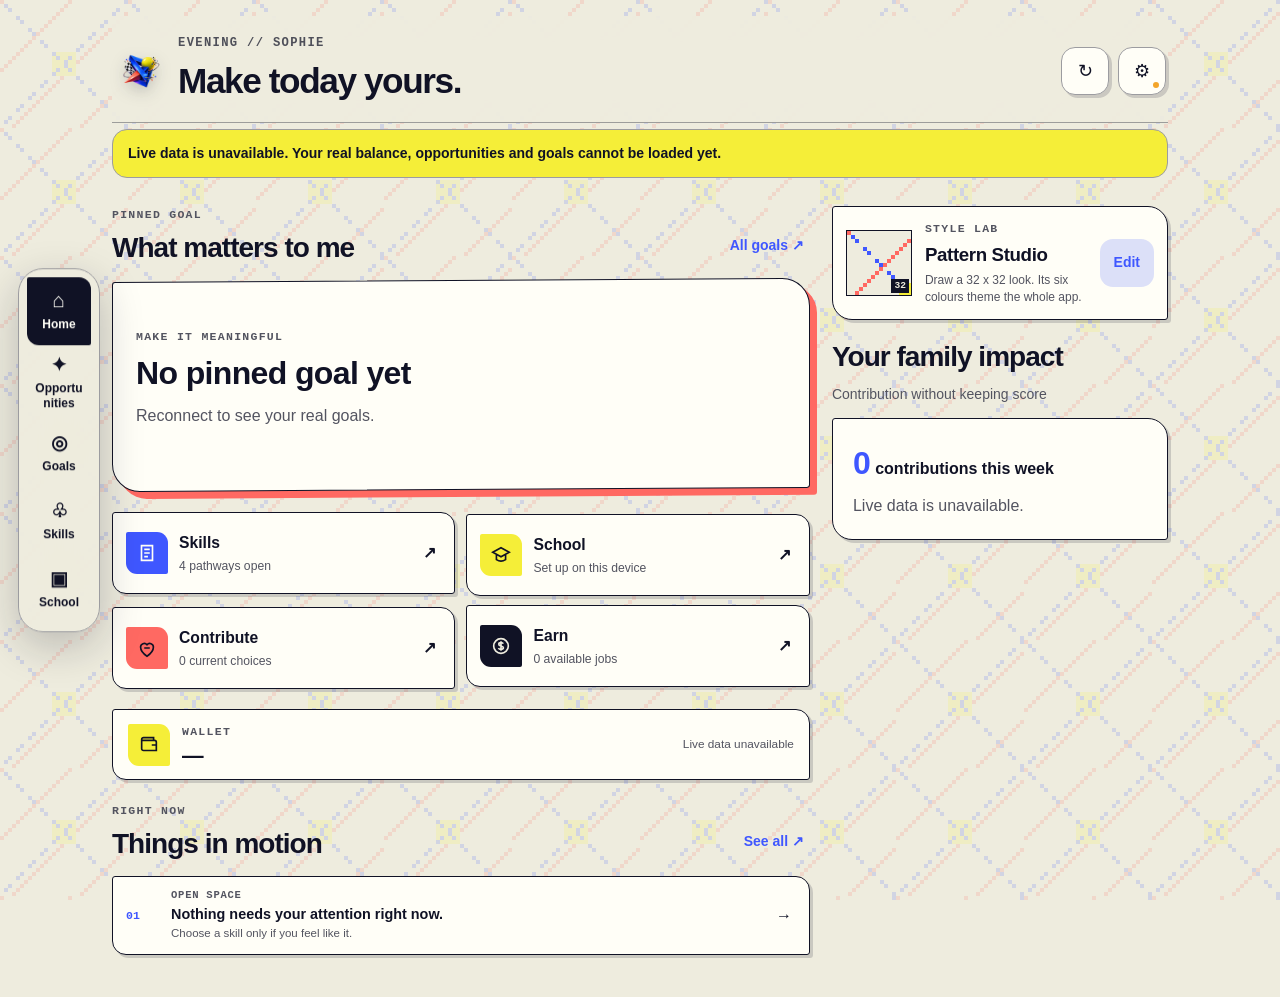
<file: index.html>
<!DOCTYPE html>
<html lang="en-AU">
<head>
  <meta charset="UTF-8">
  <meta name="viewport" content="width=device-width, initial-scale=1, viewport-fit=cover">
  <script>
    (() => {
      const root = document.documentElement;
      const coarsePointer = window.matchMedia("(pointer: coarse)");
      const approvedViewport = "width=device-width, initial-scale=1, viewport-fit=cover";
      let viewport = document.querySelector('meta[name="viewport"]');
      if (!viewport) {
        viewport = document.createElement("meta");
        viewport.name = "viewport";
        viewport.content = approvedViewport;
        document.head.insertBefore(viewport, document.currentScript);
      }

      const resolvePhoneViewport = () => {
        const screenWidth = Number(window.screen?.width) || Infinity;
        const screenHeight = Number(window.screen?.height) || Infinity;
        const rawShortSide = Math.min(screenWidth, screenHeight);
        const rawLongSide = Math.max(screenWidth, screenHeight);
        const rawAspect = rawLongSide / Math.max(1, rawShortSide);
        const dpr = Math.max(1, Number(window.devicePixelRatio) || 1);
        const dprShortSide = rawShortSide / dpr;
        const isTouchDevice = coarsePointer.matches || navigator.maxTouchPoints > 0;
        const screenLooksPhysical = isTouchDevice
          && dpr > 1.25
          && rawShortSide > 600
          && dprShortSide >= 320
          && dprShortSide <= 520
          && rawAspect >= 1.4;
        const cssScreenWidth = screenLooksPhysical ? screenWidth / dpr : screenWidth;
        const cssScreenHeight = screenLooksPhysical ? screenHeight / dpr : screenHeight;
        const cssShortSide = Math.min(cssScreenWidth, cssScreenHeight);
        const cssLongSide = Math.max(cssScreenWidth, cssScreenHeight);
        const cssAspect = cssLongSide / Math.max(1, cssShortSide);
        const isPhoneScreen = isTouchDevice
          && cssShortSide >= 320
          && cssShortSide <= 600
          && cssAspect >= 1.4;
        const targetCssWidth = isPhoneScreen && Number.isFinite(cssScreenWidth)
          ? Math.round(Math.min(900, Math.max(320, cssScreenWidth)))
          : 0;
        return { isPhoneScreen, targetCssWidth, screenLooksPhysical, dpr };
      };

      const applyDeviceLayout = () => {
        const { isPhoneScreen, targetCssWidth, screenLooksPhysical, dpr } = resolvePhoneViewport();
        root.classList.toggle("compact-device", isPhoneScreen);
        const desktopLikeLayout = isPhoneScreen && targetCssWidth > 0
          && Math.abs(window.innerWidth - targetCssWidth) > Math.max(80, targetCssWidth * 0.2);
        if (desktopLikeLayout || (isPhoneScreen && root.dataset.viewportRepair === "dpr")) {
          viewport.content = `width=${targetCssWidth}, initial-scale=1, viewport-fit=cover`;
          root.dataset.viewportRepair = "dpr";
          root.dataset.phoneCssWidth = String(targetCssWidth);
          root.dataset.phoneDpr = dpr.toFixed(3);
          if (screenLooksPhysical) root.dataset.physicalPixelScreen = "true";
          else delete root.dataset.physicalPixelScreen;
        } else if (!isPhoneScreen) {
          viewport.content = approvedViewport;
          delete root.dataset.viewportRepair;
          delete root.dataset.phoneCssWidth;
          delete root.dataset.phoneDpr;
          delete root.dataset.physicalPixelScreen;
        }
      };

      applyDeviceLayout();
      window.addEventListener("resize", applyDeviceLayout, { passive: true });
      window.addEventListener("orientationchange", applyDeviceLayout, { passive: true });
    })();
  </script>
  <meta name="theme-color" content="#eeecde">
  <meta name="description" content="Sophie’s independence app — contribute, learn, earn and choose.">
  <link rel="manifest" href="./manifest.webmanifest">
  <title>Sophie — My Independence</title>
  <style>
    :root {
      --bg: #f7f7fc;
      --surface: #ffffff;
      --surface-2: #f0efff;
      --ink: #202033;
      --muted: #6f6f85;
      --line: #e9e8f2;
      --brand: #6959f5;
      --brand-strong: #5040dc;
      --brand-soft: #ebe8ff;
      --mint: #dff8ed;
      --mint-ink: #167753;
      --sun: #fff1ca;
      --sun-ink: #946300;
      --rose: #ffe5eb;
      --rose-ink: #b9385a;
      --shadow: 0 18px 50px rgba(46, 38, 100, .10);
      --shadow-soft: 0 8px 24px rgba(46, 38, 100, .07);
      --radius-xl: 28px;
      --radius-lg: 22px;
      --radius-md: 16px;
      --nav-height: 78px;
    }

    [data-theme="forest"] {
      --bg: #f2f7f1;
      --surface-2: #e4f1e2;
      --ink: #203124;
      --muted: #647566;
      --line: #dfeade;
      --brand: #377e55;
      --brand-strong: #2c6c46;
      --brand-soft: #dff2e5;
    }

    [data-theme="sakura"] {
      --bg: #fff6f8;
      --surface-2: #fff0f4;
      --ink: #402630;
      --muted: #8a6875;
      --line: #f4e1e7;
      --brand: #bd416b;
      --brand-strong: #bb3b65;
      --brand-soft: #ffe4ec;
    }

    [data-theme="night"] {
      --bg: #171724;
      --surface: #222234;
      --surface-2: #2a2943;
      --ink: #f8f7ff;
      --muted: #aaa7c0;
      --line: #37364e;
      --brand: #9b8fff;
      --brand-strong: #b9b0ff;
      --brand-soft: #353257;
      --mint: #1f493d;
      --mint-ink: #8ce3c1;
      --sun: #4a3d23;
      --sun-ink: #ffd77c;
      --rose: #4a2934;
      --rose-ink: #ff9bb5;
      --shadow: 0 18px 50px rgba(0, 0, 0, .28);
      --shadow-soft: 0 8px 24px rgba(0, 0, 0, .18);
    }

    * { box-sizing: border-box; }
    html { -webkit-tap-highlight-color: transparent; }
    body {
      margin: 0;
      min-height: 100vh;
      background: var(--bg);
      color: var(--ink);
      font-family: Inter, ui-rounded, "SF Pro Rounded", -apple-system, BlinkMacSystemFont, "Segoe UI", sans-serif;
      transition: background .25s ease, color .25s ease;
    }
    button, input, textarea { font: inherit; }
    button { color: inherit; }
    button:focus-visible, input:focus-visible, textarea:focus-visible {
      outline: 3px solid color-mix(in srgb, var(--brand) 35%, transparent);
      outline-offset: 2px;
    }
    .app-shell {
      width: min(100%, 1120px);
      margin: 0 auto;
      min-height: 100vh;
      padding: 0 18px calc(var(--nav-height) + 28px + env(safe-area-inset-bottom));
    }
    .topbar {
      position: sticky;
      top: 0;
      z-index: 20;
      display: flex;
      align-items: center;
      justify-content: space-between;
      gap: 16px;
      padding: max(18px, env(safe-area-inset-top)) 2px 14px;
      background: color-mix(in srgb, var(--bg) 88%, transparent);
      backdrop-filter: blur(18px);
    }
    .eyebrow {
      margin: 0 0 3px;
      color: var(--muted);
      font-size: .76rem;
      font-weight: 750;
      letter-spacing: .08em;
      text-transform: uppercase;
    }
    h1, h2, h3, p { margin-top: 0; }
    h1 { margin-bottom: 0; font-size: clamp(1.65rem, 5vw, 2.2rem); letter-spacing: -.04em; }
    h2 { margin-bottom: 6px; font-size: clamp(1.35rem, 4vw, 1.75rem); letter-spacing: -.035em; }
    h3 { letter-spacing: -.02em; }
    .top-actions { display: flex; align-items: center; gap: 9px; }
    .icon-button, .avatar-button {
      display: grid;
      place-items: center;
      border: 0;
      background: var(--surface);
      box-shadow: var(--shadow-soft);
      cursor: pointer;
      transition: transform .18s ease;
    }
    .icon-button:active, .avatar-button:active { transform: scale(.94); }
    .icon-button { width: 42px; height: 42px; border-radius: 14px; font-size: 1.1rem; }
    .avatar-button { min-width: 48px; height: 48px; padding: 0 8px; border-radius: 17px; font-size: 1.55rem; }
    .sync-dot {
      position: absolute;
      width: 10px;
      height: 10px;
      margin: 31px 0 0 31px;
      border: 2px solid var(--surface);
      border-radius: 50%;
      background: #35bd81;
    }
    .sync-dot.offline { background: #f3a52b; }
    .data-alert {
      display: none;
      margin: 6px 0 18px;
      padding: 13px 15px;
      border: 1px solid color-mix(in srgb, var(--sun-ink) 25%, var(--line));
      border-radius: 15px;
      background: var(--sun);
      color: var(--sun-ink);
      font-size: .82rem;
      font-weight: 700;
      line-height: 1.45;
    }
    .data-alert.show { display: block; }
    .view { display: none; animation: rise .28s ease both; }
    .view.active { display: block; }
    @keyframes rise { from { opacity: 0; transform: translateY(8px); } }
    .hero {
      position: relative;
      overflow: hidden;
      min-height: 218px;
      display: grid;
      grid-template-columns: 1fr auto;
      align-items: end;
      gap: 20px;
      margin: 8px 0 22px;
      padding: 27px;
      border-radius: var(--radius-xl);
      color: #fff;
      background: linear-gradient(135deg, #5143da 0%, #7a68ff 48%, #a67bff 100%);
      box-shadow: 0 24px 55px rgba(86, 68, 218, .28);
    }
    .hero::before, .hero::after {
      content: "";
      position: absolute;
      border-radius: 50%;
      background: rgba(255, 255, 255, .12);
    }
    .hero::before { width: 230px; height: 230px; right: -85px; top: -110px; }
    .hero::after { width: 120px; height: 120px; right: 110px; bottom: -70px; }
    .hero-content, .hero-side { position: relative; z-index: 1; }
    .hero-label { margin-bottom: 8px; font-size: .82rem; font-weight: 750; opacity: .75; text-transform: uppercase; letter-spacing: .08em; }
    .money { margin-bottom: 7px; font-size: clamp(2.5rem, 11vw, 4.6rem); line-height: .95; font-weight: 850; letter-spacing: -.065em; }
    .pending-pill {
      display: inline-flex;
      align-items: center;
      gap: 7px;
      padding: 7px 10px;
      border-radius: 99px;
      background: rgba(255, 255, 255, .16);
      font-size: .82rem;
      font-weight: 650;
    }
    .hero-side { text-align: right; align-self: center; }
    .hero-side .big-icon { display: block; margin-bottom: 8px; font-size: 3.5rem; filter: drop-shadow(0 8px 10px rgba(0,0,0,.13)); }
    .hero-side span:last-child { font-size: .75rem; opacity: .78; }
    .section { margin: 25px 0; }
    .section-heading { display: flex; align-items: end; justify-content: space-between; gap: 16px; margin-bottom: 13px; }
    .section-heading p { margin: 0; color: var(--muted); font-size: .9rem; }
    .text-button { border: 0; background: transparent; color: var(--brand); font-size: .86rem; font-weight: 800; cursor: pointer; }
    .surface {
      background: var(--surface);
      border: 1px solid var(--line);
      border-radius: var(--radius-lg);
      box-shadow: var(--shadow-soft);
    }
    .goal-card { display: grid; grid-template-columns: auto 1fr; gap: 16px; align-items: center; padding: 19px; }
    .goal-image {
    width: 86px;
    height: 86px;
    object-fit: cover;
    border-radius: 20px;
    background: var(--surface-2);
    box-shadow: var(--shadow-soft);
    }
    .goal-page-image {
      width: 100%;
      height: 120px;
      max-width: 200px; /* Stops the image from getting wider than 200px */
      object-fit: cover;
      border-radius: 18px;
      margin-bottom: 14px;
      background: var(--surface-2);
      box-shadow: var(--shadow-soft);
    }
    .goal-icon { display: grid; place-items: center; width: 58px; height: 58px; border-radius: 19px; background: var(--brand-soft); font-size: 1.8rem; }
    .product-link {
      display: inline-flex;
      align-items: center;
      margin-top: 15px;
      padding: 9px 13px;
      border-radius: 12px;
      background: var(--brand-soft);
      color: var(--brand);
      font-size: .8rem;
      font-weight: 800;
      text-decoration: none;
    }
    .product-link:hover {
      background: var(--surface-2);
    }
    .goal-top { display: flex; justify-content: space-between; gap: 12px; align-items: baseline; }
    .goal-top h3 { margin: 0 0 8px; }
    .goal-amount { color: var(--muted); font-size: .82rem; font-weight: 700; white-space: nowrap; }
    .progress { overflow: hidden; height: 9px; border-radius: 99px; background: var(--line); }
    .progress > span { display: block; height: 100%; border-radius: inherit; background: linear-gradient(90deg, var(--brand), #9c7aff); transition: width .7s cubic-bezier(.2,.8,.2,1); }
    .goal-meta { display: flex; justify-content: space-between; margin-top: 8px; color: var(--muted); font-size: .75rem; }
    .quick-grid { display: grid; grid-template-columns: repeat(3, 1fr); gap: 11px; }
    .quick-card {
      min-height: 112px;
      display: flex;
      flex-direction: column;
      align-items: flex-start;
      justify-content: space-between;
      padding: 16px;
      border: 0;
      border-radius: 20px;
      text-align: left;
      cursor: pointer;
      transition: transform .2s ease, box-shadow .2s ease;
    }
    .quick-card:hover { transform: translateY(-2px); box-shadow: var(--shadow-soft); }
    .quick-card .quick-icon { font-size: 1.55rem; }
    .quick-card strong { font-size: .92rem; }
    .quick-card small { color: color-mix(in srgb, currentColor 70%, transparent); }
    .quick-card.earn { background: var(--mint); color: var(--mint-ink); }
    .quick-card.goals { background: var(--sun); color: var(--sun-ink); }
    .quick-card.learn { background: var(--rose); color: var(--rose-ink); }
    .cards { display: grid; gap: 12px; }
    .job-card { display: grid; grid-template-columns: auto 1fr auto; gap: 14px; align-items: center; padding: 17px; }
    .job-icon { display: grid; place-items: center; width: 50px; height: 50px; border-radius: 17px; background: var(--surface-2); font-size: 1.5rem; }
    .job-card h3 { margin: 0 0 5px; font-size: 1rem; }
    .job-card p { margin: 0; color: var(--muted); font-size: .8rem; line-height: 1.35; }
    .job-side { text-align: right; }
    .job-value { display: block; margin-bottom: 7px; font-weight: 850; color: var(--brand); }
    .pill, .status {
      display: inline-flex;
      align-items: center;
      padding: 5px 9px;
      border-radius: 99px;
      font-size: .7rem;
      line-height: 1;
      font-weight: 800;
    }
    .pill { margin-right: 5px; background: var(--surface-2); color: var(--muted); }
    .status.pending { background: var(--sun); color: var(--sun-ink); }
    .status.completed { background: var(--mint); color: var(--mint-ink); }
    .primary-button, .secondary-button, .danger-button {
      border: 0;
      border-radius: 13px;
      padding: 10px 14px;
      font-size: .78rem;
      font-weight: 800;
      cursor: pointer;
      transition: transform .15s ease, opacity .15s ease;
    }
    .primary-button { color: #fff; background: var(--brand); }
    .secondary-button { color: var(--brand); background: var(--brand-soft); }
    .danger-button { color: var(--rose-ink); background: var(--rose); }
    button:active { transform: scale(.97); }
    button:disabled { opacity: .55; cursor: wait; }
    .impact-card { padding: 20px; background: linear-gradient(135deg, var(--surface), var(--surface-2)); }
    .impact-card p { margin: 7px 0 0; color: var(--muted); line-height: 1.55; }
    .impact-number { font-size: 2rem; font-weight: 850; color: var(--brand); }
    .page-intro { margin: 12px 1px 20px; }
    .page-intro p { margin: 5px 0 0; color: var(--muted); line-height: 1.5; }
    .filter-row { display: flex; gap: 8px; overflow-x: auto; padding: 2px 1px 14px; scrollbar-width: none; }
    .filter-row::-webkit-scrollbar { display: none; }
    .filter-chip { flex: 0 0 auto; padding: 9px 13px; border: 1px solid var(--line); border-radius: 99px; background: var(--surface); color: var(--muted); font-size: .78rem; font-weight: 750; cursor: pointer; }
    .filter-chip.active { border-color: var(--brand); color: #fff; background: var(--brand); }
    .skill-grid, .goal-grid { display: grid; grid-template-columns: repeat(2, 1fr); gap: 12px; }
    .skill-card, .full-goal-card { padding: 18px; }
    .skill-head { display: flex; justify-content: space-between; align-items: center; margin-bottom: 17px; }
    .skill-head span:first-child { font-size: 1.6rem; }
    .level { color: var(--brand); font-size: .75rem; font-weight: 850; }
    .skill-card h3, .full-goal-card h3 { margin-bottom: 7px; }
    .skill-card p, .full-goal-card p { color: var(--muted); font-size: .8rem; line-height: 1.45; }


    /* School v2.3 — approved D-004/D-005 experience */
    .school-toolbar { display: flex; align-items: center; justify-content: space-between; gap: 12px; margin-bottom: 16px; }
    .school-toolbar-actions { display: flex; align-items: center; gap: 8px; flex-wrap: wrap; }
    .school-view-toggle { display: inline-grid; grid-template-columns: repeat(2, 1fr); gap: 4px; padding: 4px; border: 1px solid var(--line); border-radius: 14px; background: var(--surface); }
    .school-view-toggle button { min-height: 42px; padding: 8px 14px; border: 0; border-radius: 10px; background: transparent; color: var(--muted); font-size: .78rem; font-weight: 800; cursor: pointer; }
    .school-view-toggle button.active { background: var(--brand-soft); color: var(--brand); }
    .school-stack { display: grid; gap: 12px; }
    .school-section { margin-top: 24px; }
    .school-task { position: relative; overflow: hidden; padding: 18px; }
    .school-task::before { content: ""; position: absolute; inset: 0 auto 0 0; width: 5px; background: var(--subject-accent, var(--brand)); }
    .school-task-head { display: flex; align-items: flex-start; justify-content: space-between; gap: 12px; margin-bottom: 12px; padding-left: 3px; }
    .school-task-head h3 { margin: 4px 0 0; }
    .school-meta { color: var(--muted); font-size: .76rem; font-weight: 700; }
    .school-status { display: inline-flex; align-items: center; min-height: 30px; padding: 6px 9px; border: 1px solid var(--line); border-radius: 99px; background: var(--surface-2); color: var(--muted); font-size: .7rem; font-weight: 800; white-space: nowrap; }
    .school-next { margin: 13px 0; padding: 16px; border: 1px solid color-mix(in srgb, var(--brand) 20%, var(--line)); border-radius: 17px; background: linear-gradient(135deg, var(--brand-soft), var(--surface)); }
    .school-next-head { display: flex; align-items: flex-start; justify-content: space-between; gap: 12px; }
    .school-next-label { display: block; margin-bottom: 5px; color: var(--muted); font-size: .7rem; font-weight: 850; text-transform: uppercase; letter-spacing: .06em; }
    .school-next strong { display: block; font-size: clamp(1.02rem, 3.7vw, 1.2rem); line-height: 1.35; letter-spacing: -.015em; }
    .school-next .text-button { flex: 0 0 auto; min-height: 44px; padding: 4px 2px; }
    .school-next-note { margin: 9px 0 0; color: var(--muted); font-size: .76rem; line-height: 1.45; }
    .school-journey { margin: 14px 0; }
    .school-journey-label { margin-bottom: 7px; color: var(--muted); font-size: .7rem; font-weight: 800; text-transform: uppercase; letter-spacing: .04em; }
    .school-journey-track { display: flex; gap: 6px; overflow-x: auto; padding: 2px 1px 5px; scrollbar-width: none; }
    .school-journey-track::-webkit-scrollbar { display: none; }
    .journey-step { flex: 0 0 auto; min-height: 44px; padding: 8px 10px; border: 1px solid var(--line); border-radius: 11px; background: var(--bg); color: var(--muted); font-size: .72rem; font-weight: 800; cursor: pointer; }
    .journey-step.active { border-color: color-mix(in srgb, var(--brand) 38%, var(--line)); background: var(--brand-soft); color: var(--brand); }
    .journey-step:disabled { opacity: .48; cursor: not-allowed; }
    .school-support { margin: 14px 0 4px; }
    .school-support-label { margin-bottom: 7px; color: var(--muted); font-size: .7rem; font-weight: 800; text-transform: uppercase; letter-spacing: .04em; }
    .school-support-options { display: flex; flex-wrap: wrap; gap: 7px; }
    .support-choice { min-height: 44px; padding: 9px 11px; border: 1px solid var(--line); border-radius: 12px; background: var(--bg); color: var(--muted); font-size: .75rem; font-weight: 800; cursor: pointer; }
    .support-choice.active { border-color: color-mix(in srgb, var(--brand) 38%, var(--line)); background: var(--brand-soft); color: var(--brand); }
    .school-support-explainer { margin: 7px 0 0; color: var(--muted); font-size: .74rem; line-height: 1.45; }
    .school-scaffold { margin: 12px 0 0; padding: 14px; border: 1px solid var(--line); border-radius: 15px; background: var(--bg); }
    .school-scaffold.compact { padding: 12px 14px; }
    .school-scaffold-head { display: flex; align-items: flex-start; justify-content: space-between; gap: 12px; margin-bottom: 9px; }
    .school-scaffold-head h4 { margin: 0; font-size: .88rem; letter-spacing: -.01em; }
    .school-scaffold-mode { flex: 0 0 auto; padding: 5px 8px; border-radius: 99px; background: var(--surface-2); color: var(--muted); font-size: .67rem; font-weight: 850; }
    .school-scaffold p { margin: 0; color: var(--muted); font-size: .78rem; line-height: 1.5; }
    .school-scaffold-model { margin-top: 10px; padding: 11px 12px; border-left: 3px solid var(--subject-accent, var(--brand)); border-radius: 0 11px 11px 0; background: var(--surface); }
    .school-scaffold-model strong { display: block; margin-bottom: 4px; font-size: .75rem; }
    .school-scaffold-model p { color: var(--ink); }
    .school-scaffold-steps { display: grid; gap: 7px; margin: 11px 0 0; padding: 0; list-style: none; }
    .school-scaffold-steps li { display: grid; grid-template-columns: 24px 1fr; gap: 8px; align-items: start; color: var(--ink); font-size: .78rem; line-height: 1.45; }
    .school-scaffold-steps li span:first-child { display: grid; place-items: center; width: 24px; height: 24px; border-radius: 8px; background: var(--surface-2); color: var(--brand); font-size: .68rem; font-weight: 900; }
    .school-coach-prompt { margin-top: 10px; padding: 13px; border-radius: 13px; background: var(--surface); }
    .school-coach-progress { display: block; margin-bottom: 5px; color: var(--muted); font-size: .68rem; font-weight: 850; text-transform: uppercase; letter-spacing: .04em; }
    .school-coach-prompt strong { display: block; font-size: .9rem; line-height: 1.45; }
    .school-coach-actions { display: flex; flex-wrap: wrap; gap: 8px; margin-top: 10px; }
    .school-coach-actions button { min-height: 44px; }
    .school-stage-next { margin-top: 12px; padding-top: 11px; border-top: 1px solid var(--line); }
    .school-stage-next p { margin: 0 0 8px; }
    .school-help-zone { display: flex; align-items: center; justify-content: space-between; gap: 12px; margin-top: 13px; padding: 12px 13px; border: 1px dashed color-mix(in srgb, var(--brand) 28%, var(--line)); border-radius: 14px; background: color-mix(in srgb, var(--brand-soft) 35%, var(--surface)); }
    .school-help-zone strong { display: block; margin-bottom: 2px; font-size: .78rem; }
    .school-help-zone p { margin: 0; color: var(--muted); font-size: .72rem; line-height: 1.4; }
    .school-help-zone button { flex: 0 0 auto; min-height: 44px; }
    .school-actions { display: flex; flex-wrap: wrap; gap: 8px; align-items: center; margin-top: 14px; }
    .school-actions button { min-height: 42px; flex: 0 0 auto; }
    .school-help-note { margin: 10px 0 0; padding: 10px 12px; border: 1px solid var(--line); border-radius: 12px; color: var(--ink); background: var(--bg); font-size: .78rem; line-height: 1.45; }
    .school-feedback-peek { margin-top: 11px; padding: 11px 12px; border: 1px solid var(--line); border-radius: 13px; background: var(--bg); }
    .school-feedback-peek strong { display: block; margin-bottom: 4px; font-size: .8rem; }
    .school-feedback-peek p { margin: 0; color: var(--muted); font-size: .76rem; line-height: 1.45; }
    .school-access { padding: 20px; margin-bottom: 18px; }
    .school-access h3 { margin-bottom: 6px; }
    .school-access p { margin: 0; color: var(--muted); line-height: 1.5; }
    .school-subject-group { margin-bottom: 22px; }
    .school-subject-heading { display: flex; align-items: center; gap: 9px; margin-bottom: 10px; }
    .school-subject-dot { width: 11px; height: 11px; border-radius: 50%; background: var(--subject-accent, var(--brand)); box-shadow: 0 0 0 4px color-mix(in srgb, var(--subject-accent, var(--brand)) 14%, transparent); }
    .school-subject-heading h3 { margin: 0; }
    .school-history-list { display: grid; gap: 10px; }
    .school-history-item { padding: 14px; border: 1px solid var(--line); border-radius: 14px; background: var(--bg); }
    .school-history-item strong { display: block; margin: 7px 0 5px; }
    .school-history-item p { margin: 0; color: var(--muted); font-size: .76rem; line-height: 1.45; }
    .school-history-meta { display: flex; flex-wrap: wrap; align-items: center; gap: 7px; }
    .school-history-timing { display: inline-flex; align-items: center; min-height: 28px; padding: 5px 9px; border-radius: 99px; font-size: .7rem; font-weight: 800; line-height: 1.2; }
    .school-history-timing.on-time { background: var(--mint); color: var(--mint-ink); }
    .school-history-timing.late { background: var(--sun); color: var(--sun-ink); }
    .school-history-timing.unknown { background: var(--surface-2); color: var(--muted); }
    .school-history-dates { margin-top: 7px !important; font-size: .7rem !important; }
    .school-checklist { display: grid; gap: 12px; margin: 18px 0; }
    .school-check { display: grid; grid-template-columns: auto 1fr; gap: 10px; align-items: start; padding: 12px; border: 1px solid var(--line); border-radius: 13px; background: var(--bg); }
    .school-check input { width: auto; margin-top: 2px; }
    .school-check label { margin: 0; font-weight: 700; line-height: 1.4; }
    .school-help-options { display: grid; gap: 9px; }
    .school-help-options button { width: 100%; min-height: 44px; text-align: left; }
    .school-outcome-grid { display: grid; grid-template-columns: repeat(2, minmax(0, 1fr)); gap: 10px; margin: 14px 0; }
    .school-outcome { padding: 12px; border: 1px solid var(--line); border-radius: 13px; background: var(--bg); }
    .school-outcome span { display: block; margin-bottom: 4px; color: var(--muted); font-size: .68rem; font-weight: 800; text-transform: uppercase; letter-spacing: .04em; }
    .school-outcome strong { font-size: .88rem; }
    .school-feedback-block { margin: 13px 0; padding: 13px 14px; border: 1px solid var(--line); border-radius: 14px; background: var(--bg); }
    .school-feedback-block h3 { margin-bottom: 7px; font-size: .9rem; }
    .school-feedback-block p { margin: 0; color: var(--muted); line-height: 1.5; font-size: .8rem; white-space: pre-wrap; }
    .school-rubric { display: grid; gap: 9px; margin-top: 12px; }
    .school-rubric-row { padding: 12px; border: 1px solid var(--line); border-radius: 13px; background: var(--bg); }
    .school-rubric-row strong { display: block; margin-bottom: 4px; }
    .school-rubric-row p { margin: 0; color: var(--muted); font-size: .76rem; line-height: 1.45; }
    .school-neutral-note { margin: 8px 0 0; color: var(--muted); font-size: .74rem; line-height: 1.45; }
    .parent-school-task { padding: 14px; margin-bottom: 9px; border: 1px solid var(--line); border-radius: 14px; background: var(--bg); }
    .parent-school-task strong { display: block; margin-bottom: 4px; }
    .parent-school-task p { margin: 0; color: var(--muted); font-size: .76rem; line-height: 1.4; }
    .parent-school-profile { margin-bottom: 12px; padding: 12px 13px; border: 1px solid var(--line); border-radius: 13px; background: var(--bg); color: var(--muted); font-size: .76rem; line-height: 1.45; }
    select { width: 100%; padding: 12px 13px; border: 1px solid var(--line); border-radius: 13px; color: var(--ink); background: var(--bg); font: inherit; }
    select:focus-visible { outline: 3px solid color-mix(in srgb, var(--brand) 35%, transparent); outline-offset: 2px; }

    .activity-list { overflow: hidden; }
    .activity-row { display: grid; grid-template-columns: auto 1fr auto; gap: 13px; align-items: center; padding: 15px 17px; border-bottom: 1px solid var(--line); }
    .activity-row:last-child { border-bottom: 0; }
    .activity-icon { display: grid; place-items: center; width: 40px; height: 40px; border-radius: 14px; background: var(--surface-2); }
    .activity-row h3 { margin: 0 0 3px; font-size: .9rem; }
    .activity-row p { margin: 0; color: var(--muted); font-size: .72rem; }
    .activity-amount { font-size: .88rem; font-weight: 850; }
    .positive { color: var(--mint-ink); }
    .negative { color: var(--rose-ink); }
    .empty { padding: 30px 20px; text-align: center; color: var(--muted); }
    .empty .empty-icon { display: block; margin-bottom: 9px; font-size: 2rem; }
    .bottom-nav {
      position: fixed;
      left: 50%;
      bottom: max(12px, env(safe-area-inset-bottom));
      z-index: 30;
      width: min(calc(100% - 24px), 610px);
      height: var(--nav-height);
      display: grid;
      grid-template-columns: repeat(5, 1fr);
      padding: 8px;
      border: 1px solid var(--line);
      border-radius: 25px;
      background: color-mix(in srgb, var(--surface) 92%, transparent);
      box-shadow: 0 20px 60px rgba(33, 28, 77, .18);
      backdrop-filter: blur(20px);
      transform: translateX(-50%);
    }
    .nav-button { display: flex; flex-direction: column; align-items: center; justify-content: center; gap: 4px; border: 0; border-radius: 18px; background: transparent; color: var(--muted); font-size: .66rem; font-weight: 750; cursor: pointer; }
    .nav-button .nav-icon { font-size: 1.18rem; transition: transform .2s ease; }
    .nav-button.active { color: var(--brand); background: var(--brand-soft); }
    .nav-button.active .nav-icon { transform: translateY(-1px) scale(1.08); }
    .toast {
      position: fixed;
      left: 50%;
      bottom: calc(var(--nav-height) + 30px + env(safe-area-inset-bottom));
      z-index: 100;
      max-width: calc(100% - 40px);
      padding: 12px 16px;
      border-radius: 14px;
      color: #fff;
      background: #262537;
      box-shadow: var(--shadow);
      font-size: .84rem;
      font-weight: 700;
      opacity: 0;
      pointer-events: none;
      transform: translate(-50%, 12px);
      transition: .22s ease;
    }
    .toast.show { opacity: 1; transform: translate(-50%, 0); }
    dialog {
      width: min(calc(100% - 28px), 570px);
      max-height: min(82vh, 760px);
      padding: 0;
      border: 1px solid var(--line);
      border-radius: 26px;
      color: var(--ink);
      background: var(--surface);
      box-shadow: 0 30px 90px rgba(20, 18, 50, .3);
    }
    dialog::backdrop { background: rgba(24, 22, 46, .46); backdrop-filter: blur(5px); }
    .dialog-body { padding: 24px; }
    .dialog-head { display: flex; justify-content: space-between; align-items: center; gap: 20px; margin-bottom: 22px; }
    .dialog-head h2 { margin: 0; }
    .close-button { width: 38px; height: 38px; border: 0; border-radius: 12px; background: var(--surface-2); cursor: pointer; }
    .setting-row { display: flex; justify-content: space-between; align-items: center; gap: 14px; padding: 15px 0; border-bottom: 1px solid var(--line); }
    .setting-row:last-child { border-bottom: 0; }
    .setting-row p { margin: 3px 0 0; color: var(--muted); font-size: .77rem; }
    .theme-options, .avatar-options { display: flex; gap: 8px; flex-wrap: wrap; }
    .theme-swatch, .avatar-choice { width: 38px; height: 38px; display: grid; place-items: center; border: 2px solid transparent; border-radius: 12px; background: var(--surface-2); cursor: pointer; }
    .theme-swatch.active, .avatar-choice.active { border-color: var(--brand); }
    .theme-swatch[data-value="default"] { background: #7564ff; }
    .theme-swatch[data-value="forest"] { background: #4d9869; }
    .theme-swatch[data-value="sakura"] { background: #e76f94; }
    .theme-swatch[data-value="night"] { background: #292840; }
    label { display: block; margin-bottom: 7px; font-size: .78rem; font-weight: 800; }
    input, textarea {
      width: 100%;
      padding: 12px 13px;
      border: 1px solid var(--line);
      border-radius: 13px;
      color: var(--ink);
      background: var(--bg);
    }
    textarea { min-height: 74px; resize: vertical; }
    .form-field { margin-bottom: 14px; }
    .form-actions { display: flex; justify-content: flex-end; gap: 9px; margin-top: 18px; }
    .parent-review { margin-bottom: 13px; padding: 17px; }
    .parent-review-head { display: flex; justify-content: space-between; gap: 15px; }
    .parent-review h3 { margin-bottom: 5px; }
    .parent-review p { color: var(--muted); font-size: .78rem; }
    .parent-actions { display: grid; grid-template-columns: 1fr auto auto; gap: 8px; align-items: end; margin-top: 13px; }
    .parent-actions .form-field { margin: 0; }
    .parent-summary { display: grid; grid-template-columns: repeat(2, 1fr); gap: 10px; margin-bottom: 18px; }
    .parent-stat { padding: 16px; text-align: center; }
    .parent-stat strong { display: block; margin-bottom: 4px; font-size: 1.35rem; color: var(--brand); }
    .parent-stat span { color: var(--muted); font-size: .72rem; }
    .skeleton { position: relative; overflow: hidden; min-height: 80px; background: var(--surface); border-radius: var(--radius-lg); }
    .skeleton::after { content: ""; position: absolute; inset: 0; background: linear-gradient(90deg, transparent, color-mix(in srgb, var(--brand) 8%, transparent), transparent); animation: shimmer 1.2s infinite; transform: translateX(-100%); }
    @keyframes shimmer { to { transform: translateX(100%); } }

    @media (min-width: 760px) {
      .app-shell { padding-left: 30px; padding-right: 30px; }
      .home-columns { display: grid; grid-template-columns: minmax(0, 1.25fr) minmax(300px, .75fr); gap: 22px; align-items: start; }
      .home-columns .section { margin-top: 0; }
      .home-columns .cards { grid-template-columns: 1fr; }
      .cards { grid-template-columns: repeat(2, 1fr); }
      .job-card { min-height: 112px; }
      .skill-grid, .goal-grid { grid-template-columns: repeat(3, 1fr); }
      .bottom-nav { bottom: 18px; }
    }
    @media (max-width: 420px) {
      .app-shell { padding-left: 13px; padding-right: 13px; }
      .hero { min-height: 198px; padding: 22px; }
      .hero-side { display: none; }
      .quick-card { min-height: 102px; padding: 13px; }
      .job-card { grid-template-columns: auto 1fr; }
      .job-side { grid-column: 2; display: flex; justify-content: space-between; align-items: center; text-align: left; }
      .job-value { margin: 0; }
      .skill-grid, .goal-grid { grid-template-columns: 1fr; }
      .school-next-head, .school-help-zone { align-items: stretch; flex-direction: column; }
      .school-help-zone button { width: 100%; }
      .parent-actions { grid-template-columns: 1fr 1fr; }
      .parent-actions .form-field { grid-column: 1 / -1; }
      .school-toolbar { align-items: stretch; flex-direction: column; }
      .school-toolbar-actions { display: grid; grid-template-columns: 1fr 1fr; }
      .school-toolbar-actions button { width: 100%; min-height: 44px; }
      .school-view-toggle { width: 100%; }
      .school-outcome-grid { grid-template-columns: 1fr; }
      .school-task-head { flex-direction: column; }
    }
    
    /* D-006 Opportunity Board */
    .job-card { position: relative; }
    .job-open { border: 0; background: transparent; color: inherit; text-align: left; cursor: pointer; min-width: 0; padding: 17px; }
    .job-open:focus-visible { border-radius: var(--radius-lg); }
    .job-domain { display:inline-flex; margin-bottom:8px; font-size:.68rem; font-weight:900; letter-spacing:.09em; text-transform:uppercase; color:var(--brand); }
    .job-requiredness { display:block; margin:4px 0 7px; font-size:.8rem; font-weight:800; }
    .job-purpose { color:var(--muted); font-size:.82rem; line-height:1.45; }
    .job-meta { display:flex; flex-wrap:wrap; gap:6px; margin-top:10px; }
    .job-side { min-width:150px; display:flex; flex-direction:column; align-items:flex-end; justify-content:center; gap:9px; padding:17px 17px 17px 0; }
    .job-value { margin:0; }
    .job-status-label { font-size:.75rem; font-weight:800; color:var(--muted); }
    .opportunity-detail-domain { color:var(--brand); font-size:.72rem; font-weight:900; letter-spacing:.1em; text-transform:uppercase; }
    .opportunity-detail-value { font-size:1.5rem; font-weight:900; margin:.35rem 0 .6rem; }
    .opportunity-detail-section { padding:14px 0; border-top:1px solid var(--line); }
    .opportunity-detail-section h3 { margin:0 0 6px; font-size:.9rem; }
    .opportunity-detail-section p { margin:0; color:var(--muted); line-height:1.5; }
    .opportunity-status-line { padding:11px 13px; border-radius:13px; background:var(--surface-2); font-weight:800; }
    .opportunity-review-feedback { padding:12px 13px; border-radius:13px; background:var(--sun); color:var(--sun-ink); margin-top:10px; line-height:1.45; }
    .opportunity-detail-actions { display:flex; flex-wrap:wrap; gap:9px; margin-top:16px; padding-bottom:env(safe-area-inset-bottom); }
    .opportunity-detail-actions button { min-height:44px; }
    .opportunity-withdraw-actions { grid-template-columns:1fr; }
    .opportunity-review-context { padding:14px; margin-bottom:15px; }
    .opportunity-review-context p { margin:5px 0 0; color:var(--muted); line-height:1.45; }
    .opportunity-form-note { color:var(--muted); line-height:1.5; }
    .opportunity-error { margin-top:12px; padding:12px; border-radius:12px; background:var(--rose); color:var(--rose-ink); font-weight:700; }
    .review-agreement { margin-top:8px; color:var(--muted); font-size:.8rem; line-height:1.45; }
    .parent-review .parent-actions { align-items:end; }
    #opportunity-detail-dialog { width:min(100% - 18px, 620px); }
    @media (max-width: 600px) {
      #opportunity-detail-dialog { width:100%; max-width:none; height:100dvh; max-height:100dvh; margin:0; border-radius:0; }
      #opportunity-detail-dialog .dialog-body { min-height:100%; padding-bottom:calc(22px + env(safe-area-inset-bottom)); }
      .job-card { grid-template-columns:1fr; }
      .job-side { min-width:0; width:100%; padding:0 17px 17px; align-items:stretch; }
      .job-side .job-value { text-align:left; }
    }
    @media (prefers-reduced-motion: reduce) {
      *, *::before, *::after { scroll-behavior: auto !important; animation-duration: .01ms !important; transition-duration: .01ms !important; }
    }

    /* lr-v1 Learning Resources */
    .learning-resources {
      margin-top: 22px;
      padding-top: 18px;
      border-top: 1px solid var(--line);
    }
    .learning-resources-head {
      display: flex;
      align-items: flex-start;
      justify-content: space-between;
      gap: 12px;
      margin-bottom: 12px;
    }
    .learning-resources-head h3 { margin: 0 0 4px; }
    .learning-resources-head p { margin: 0; color: var(--muted); font-size: .8rem; line-height: 1.4; }
    .learning-resource-grid { display: grid; gap: 14px; }
    .learning-resource-card {
      overflow: hidden;
      border: 1px solid var(--line);
      border-radius: 18px;
      background: var(--surface);
    }
    .learning-video-frame {
      display: block;
      width: 100%;
      aspect-ratio: 16 / 9;
      border: 0;
      background: #111;
    }
    .learning-video-fallback {
      display: grid;
      place-items: center;
      min-height: 120px;
      padding: 20px;
      background: var(--surface-2);
      color: var(--muted);
      text-align: center;
      font-size: .82rem;
    }
    .learning-resource-body { padding: 15px; }
    .learning-resource-kicker {
      display: flex;
      align-items: center;
      justify-content: space-between;
      gap: 10px;
      margin-bottom: 7px;
      color: var(--muted);
      font-size: .7rem;
      font-weight: 800;
      letter-spacing: .06em;
      text-transform: uppercase;
    }
    .learning-resource-body h4 { margin: 0 0 7px; font-size: 1rem; }
    .learning-resource-body > p { margin: 0 0 10px; color: var(--muted); font-size: .82rem; line-height: 1.5; }
    .learning-resource-guidance {
      display: grid;
      gap: 5px;
      margin-top: 9px;
      padding: 11px 12px;
      border-radius: 13px;
      background: var(--surface-2);
      font-size: .8rem;
      line-height: 1.45;
    }
    .learning-resource-guidance strong { color: var(--ink); }
    .learning-resource-safety {
      margin-top: 9px;
      padding: 9px 11px;
      border-radius: 12px;
      background: var(--sun);
      color: var(--sun-ink);
      font-size: .78rem;
      font-weight: 750;
      line-height: 1.4;
    }
    .learning-resource-actions {
      display: flex;
      flex-wrap: wrap;
      align-items: center;
      gap: 9px;
      margin-top: 11px;
    }
    .learning-resource-link {
      display: inline-flex;
      min-height: 44px;
      align-items: center;
      padding: 9px 12px;
      border-radius: 12px;
      background: var(--brand-soft);
      color: var(--brand);
      font-size: .78rem;
      font-weight: 800;
      text-decoration: none;
    }
    .learning-resource-note,
    .learning-resource-warning {
      margin: 10px 0 0;
      padding: 10px 12px;
      border-radius: 12px;
      font-size: .78rem;
      line-height: 1.45;
    }
    .learning-resource-note { background: var(--surface-2); color: var(--muted); }
    .learning-resource-warning { background: var(--sun); color: var(--sun-ink); }
    .learning-resource-admin-access {
      display: flex;
      flex-wrap: wrap;
      align-items: center;
      justify-content: space-between;
      gap: 10px;
      margin: 0 0 12px;
      padding: 12px 14px;
      border-radius: 14px;
      background: var(--surface-2);
      font-size: .8rem;
      line-height: 1.4;
    }
    .learning-resource-admin-list { display: grid; gap: 10px; }
    .learning-resource-admin-card {
      padding: 14px;
      border: 1px solid var(--line);
      border-radius: 15px;
      background: var(--surface);
    }
    .learning-resource-admin-head {
      display: flex;
      align-items: flex-start;
      justify-content: space-between;
      gap: 12px;
    }
    .learning-resource-admin-head h4 { margin: 3px 0 4px; }
    .learning-resource-admin-head p { margin: 0; color: var(--muted); font-size: .76rem; }
    .learning-resource-status {
      display: inline-flex;
      padding: 5px 8px;
      border-radius: 99px;
      background: var(--surface-2);
      color: var(--muted);
      font-size: .68rem;
      font-weight: 800;
      white-space: nowrap;
    }
    .learning-resource-status.active { background: var(--mint); color: var(--mint-ink); }
    .learning-resource-status.pending { background: var(--sun); color: var(--sun-ink); }
    .learning-resource-status.rejected,
    .learning-resource-status.archived { background: var(--rose); color: var(--rose-ink); }
    .learning-resource-admin-copy { margin: 9px 0 0; color: var(--muted); font-size: .78rem; line-height: 1.45; }
    .learning-resource-provenance { margin-top: 8px; color: var(--muted); font-size: .7rem; }
    @media (min-width: 760px) {
      .learning-resource-grid { grid-template-columns: repeat(2, minmax(0, 1fr)); }
    }


    /* rec-v1 staged Learn recommendation UI */
    .learn-workspace-section { margin: 22px 0; }
    .learn-workspace-section > h3 { margin: 0 0 5px; }
    .learn-workspace-section > p { margin: 0 0 12px; color: var(--muted); font-size: .84rem; line-height: 1.45; }
    .rec-entry {
      padding: 18px;
      border: 1px solid var(--line);
      border-radius: 18px;
      background: var(--surface);
      box-shadow: var(--shadow-soft);
    }
    .rec-entry h3 { margin: 0 0 5px; }
    .rec-entry p { margin: 0 0 13px; color: var(--muted); font-size: .84rem; line-height: 1.5; }
    .rec-unavailable {
      padding: 13px 14px;
      border-radius: 14px;
      background: var(--surface-2);
      color: var(--muted);
      font-size: .82rem;
      line-height: 1.5;
    }
    .rec-dialog-body { width: min(100%, 720px); }
    .rec-copy { color: var(--muted); line-height: 1.55; }
    .rec-option-group { display: grid; gap: 9px; margin: 15px 0 19px; }
    .rec-option-group[role="group"] { grid-template-columns: repeat(3, minmax(0, 1fr)); }
    .rec-option-group.rec-safety { grid-template-columns: 1fr; }
    .rec-choice {
      min-height: 48px;
      padding: 11px 12px;
      border: 1px solid var(--line);
      border-radius: 14px;
      background: var(--surface);
      color: var(--ink);
      font-weight: 750;
      text-align: left;
      cursor: pointer;
    }
    .rec-choice[aria-pressed="true"] { border-color: var(--brand); background: var(--brand-soft); color: var(--brand-strong); }
    .rec-helper { margin: -8px 0 15px; color: var(--muted); font-size: .78rem; line-height: 1.45; }
    .rec-loading { padding: 20px; border-radius: 16px; background: var(--surface-2); text-align: center; color: var(--muted); }
    .rec-grid { display: grid; gap: 12px; }
    .rec-card { padding: 17px; border: 1px solid var(--line); border-radius: 17px; background: var(--surface); }
    .rec-card h3, .rec-card h4 { margin: 0 0 7px; }
    .rec-card p { margin: 0 0 10px; color: var(--muted); font-size: .82rem; line-height: 1.5; }
    .rec-meta { display: flex; flex-wrap: wrap; gap: 7px; margin: 8px 0; }
    .rec-reason, .rec-safety-note, .rec-eligibility {
      margin: 10px 0 0;
      padding: 10px 11px;
      border-radius: 12px;
      font-size: .8rem;
      line-height: 1.45;
    }
    .rec-reason { background: var(--surface-2); }
    .rec-safety-note { background: var(--sun); color: var(--sun-ink); }
    .rec-eligibility { background: var(--surface-2); color: var(--muted); }
    .rec-controls { display: flex; flex-wrap: wrap; gap: 9px; margin-top: 15px; }
    .rec-error { margin: 12px 0; padding: 11px 12px; border-radius: 12px; background: var(--rose); color: var(--rose-ink); font-size: .8rem; line-height: 1.45; }
    .rec-consequence { margin: 14px 0; padding: 12px 13px; border-radius: 13px; background: var(--brand-soft); color: var(--ink); font-size: .82rem; line-height: 1.5; }
    .rec-parent-access { padding: 13px 14px; border-radius: 14px; background: var(--surface-2); font-size: .8rem; line-height: 1.5; }
    .rec-parent-access strong { display: block; margin-bottom: 4px; }
    @media (max-width: 560px) {
      .rec-option-group[role="group"] { grid-template-columns: 1fr; }
      .rec-controls .primary-button, .rec-controls .secondary-button { flex: 1 1 100%; min-height: 46px; }
    }
  </style>
  <link rel="stylesheet" href="./assets/android-first.css?v=2.9.2.6-android-visual">
  <link rel="stylesheet" href="./assets/concept-a.css?v=2.9.2.6-android-visual">
</head>
<body>
  <main class="app-shell">
    <header class="topbar">
      <div class="topbar-title-block">
        <img class="topbar-emblem" src="./assets/surreal-os-emblem.png?v=2.9.2.6-android-visual" alt="" aria-hidden="true">
        <div class="topbar-title-copy">
          <p class="eyebrow" id="day-greeting">SOPHIE // HOME</p>
          <h1 id="topbar-title">Make today yours.</h1>
        </div>
      </div>
      <div class="top-actions">
        <button class="icon-button" id="refresh-button" aria-label="Refresh app" title="Refresh">↻</button>
        <button class="avatar-button" id="settings-button" aria-label="Open personalisation"><span id="avatar">🐉</span><span class="sync-dot" id="sync-dot"></span></button>
      </div>
    </header>

    <div class="data-alert" id="data-alert" role="alert">Live data is unavailable. Your real balance, opportunities and goals are hidden until the app reconnects.</div>

    <section class="view active" id="view-home" data-view="home">
      <div class="home-os-grid">
        <div class="home-main-column">
          <section class="home-goal-section">
            <div class="home-goal-head">
              <div><span class="home-os-label">PINNED GOAL</span><h2>What matters to me</h2></div>
              <button class="text-button" data-go-view="goals">All goals ↗</button>
            </div>
            <div id="active-goal"><div class="skeleton"></div></div>
          </section>

          <section class="home-destinations" aria-label="Main destinations">
            <button class="home-destination" data-go-view="skills">
              <span class="home-destination-icon" aria-hidden="true"><svg viewBox="0 0 24 24"><path d="M6 4h12v16H6zM9 8h6M9 12h6M9 16h4"/></svg></span>
              <span><strong>Skills</strong><small id="home-skills-meta">Choose a pathway</small></span><span class="home-destination-arrow" aria-hidden="true">↗</span>
            </button>
            <button class="home-destination" data-go-view="school">
              <span class="home-destination-icon" aria-hidden="true"><svg viewBox="0 0 24 24"><path d="m3 9 9-5 9 5-9 5-9-5ZM7 12v5c3 2 7 2 10 0v-5"/></svg></span>
              <span><strong>School</strong><small id="home-school-meta">Your support space</small></span><span class="home-destination-arrow" aria-hidden="true">↗</span>
            </button>
            <button class="home-destination" data-filter-jump="contribute">
              <span class="home-destination-icon" aria-hidden="true"><svg viewBox="0 0 24 24"><path d="M12 21s-7-4.5-7-10a4 4 0 0 1 7-2.6A4 4 0 0 1 19 11c0 5.5-7 10-7 10ZM9 12h6"/></svg></span>
              <span><strong>Contribute</strong><small id="home-contribute-meta">Take part your way</small></span><span class="home-destination-arrow" aria-hidden="true">↗</span>
            </button>
            <button class="home-destination" data-filter-jump="earn">
              <span class="home-destination-icon" aria-hidden="true"><svg viewBox="0 0 24 24"><circle cx="12" cy="12" r="8"/><path d="M14.5 9.5c-.4-.8-1.2-1.2-2.5-1.2-1.5 0-2.4.7-2.4 1.7 0 2.8 5 1.2 5 4 0 1.1-1 1.8-2.6 1.8-1.3 0-2.3-.5-2.8-1.4M12 6.8v10.4"/></svg></span>
              <span><strong>Earn</strong><small id="home-earn-meta">Optional paid work</small></span><span class="home-destination-arrow" aria-hidden="true">↗</span>
            </button>
          </section>

          <section class="home-wallet" aria-label="Wallet">
            <span class="home-wallet-icon" aria-hidden="true"><svg viewBox="0 0 24 24"><path d="M4 7h14a2 2 0 0 1 2 2v9H6a2 2 0 0 1-2-2V7ZM4 7V6a2 2 0 0 1 2-2h11v3M15 12h5"/></svg></span>
            <div class="home-wallet-copy"><span class="home-os-label">WALLET</span><div class="money" id="balance">$0.00</div></div>
            <div class="home-wallet-pending" id="pending">$0.00 awaiting review</div>
          </section>

          <section class="home-now-section">
            <div class="home-now-head"><div><span class="home-now-kicker">RIGHT NOW</span><h2>Things in motion</h2></div><button class="text-button" data-go-view="opportunities">See all ↗</button></div>
            <div class="home-now-list" id="home-now"><div class="skeleton"></div></div>
          </section>
        </div>

        <aside class="home-side-stack">
          <article class="home-style-card">
            <span class="home-pattern-swatch" data-pattern-preview aria-hidden="true"></span>
            <div><span class="style-lab-kicker">STYLE LAB</span><h3>Pattern Studio</h3><p>Draw a 32 × 32 tile and repeat it behind the app.</p></div>
            <button class="secondary-button" type="button" data-open-pattern-studio>Edit</button>
          </article>
          <section>
            <div class="section-heading"><div><h2>Your family impact</h2><p>Contribution without keeping score</p></div></div>
            <article class="surface impact-card home-impact-card" id="impact-card"><span class="impact-number">0</span><p>Your contributions will appear here as you help make family life easier.</p></article>
          </section>
        </aside>
      </div>
    </section>

    <section class="view" id="view-opportunities" data-view="opportunities">
      <div class="page-intro"><h2>Contribute &amp; Earn</h2><p>Take part in family life or choose optional paid work.</p></div>
      <div class="data-alert" id="opportunity-contract-alert" role="status"></div>
      <div class="filter-row" id="opportunity-filters" role="group" aria-label="Filter opportunities">
        <button class="filter-chip active" data-filter="all" aria-pressed="true">All</button>
        <button class="filter-chip" data-filter="contribute" aria-pressed="false">Contribute</button>
        <button class="filter-chip" data-filter="earn" aria-pressed="false">Earn</button>
      </div>
      <div class="cards" id="all-jobs"></div>
    </section>

    <section class="view" id="view-goals" data-view="goals">
      <div class="page-intro"><h2>My goals</h2><p>Money becomes meaningful when it moves you closer to something you chose.</p></div>
      <div class="section-heading"><div><p>Choose something that matters to you. A parent checks new goals before they become active.</p></div><button class="primary-button" id="open-goal-form">+ Add a goal</button></div>
      <div class="goal-grid" id="goals-list"></div>
    </section>

    <section class="view" id="view-skills" data-view="skills">
      <div id="skills-workspace"></div>
    </section>



    <section class="view" id="view-school" data-view="school">
      <div class="page-intro"><h2>School</h2><p>Keep the work clear, choose the support you need, and carry each task through to submission.</p></div>
      <div class="school-toolbar">
        <div class="school-view-toggle" id="school-view-toggle" role="group" aria-label="School view">
          <button class="active" type="button" data-school-view="now" aria-pressed="true">Now</button>
          <button type="button" data-school-view="subjects" aria-pressed="false">Subjects</button>
        </div>
        <div class="school-toolbar-actions">
          <button class="secondary-button" type="button" id="open-school-history">Past work</button>
          <button class="primary-button" type="button" id="open-school-task">+ Add task</button>
        </div>
      </div>
      <div id="school-access-state"></div>
      <div id="school-workspace"></div>
    </section>

    <section class="view" id="view-activity" data-view="activity">
      <div class="page-intro"><h2>My activity</h2><p>A clear history of earnings, contributions, feedback and choices.</p></div>
      <div class="surface activity-list" id="activity-list"></div>
    </section>
  </main>

  <nav class="bottom-nav" aria-label="Main navigation">
    <button class="nav-button active" data-view-target="home"><span class="nav-icon" aria-hidden="true">⌂</span><span>Home</span></button>
    <button class="nav-button" data-view-target="opportunities"><span class="nav-icon" aria-hidden="true">✦</span><span>Opportunities</span></button>
    <button class="nav-button" data-view-target="goals"><span class="nav-icon" aria-hidden="true">◎</span><span>Goals</span></button>
    <button class="nav-button" data-view-target="skills"><span class="nav-icon" aria-hidden="true">♧</span><span>Skills</span></button>
    <button class="nav-button" data-view-target="school"><span class="nav-icon" aria-hidden="true">▣</span><span>School</span></button>
  </nav>

  <dialog id="settings-dialog">
    <div class="dialog-body">
      <div class="dialog-head"><div><span class="style-lab-kicker">SOPHIE // STYLE LAB</span><h2>Make it yours</h2></div><button class="close-button" data-close-dialog="settings-dialog" aria-label="Close">×</button></div>
      <div class="setting-row"><div><strong>Background pattern</strong><p>Draw a repeating 32 × 32 pixel tile. It stays on this device.</p></div><button class="secondary-button" type="button" data-open-pattern-studio>Open Pattern Studio</button></div>
      <div class="setting-row"><div><strong>Your character</strong><p>Choose a companion for the app.</p></div><div class="avatar-options" id="avatar-options"></div></div>
      <div class="setting-row"><div><strong>Colour theme</strong><p>Pick the style that feels most like you.</p></div><div class="theme-options" id="theme-options"></div></div>
      <div class="setting-row"><div><strong>Activity history</strong><p>Earnings, contributions and feedback.</p></div><button class="secondary-button" id="open-activity-history">View</button></div>
      <div class="setting-row"><div><strong>Parent support</strong><p>Review paid work, temporary checks and new opportunities.</p></div><button class="secondary-button" id="open-parent">Parent access</button></div>
    </div>
  </dialog>

  <dialog id="pattern-studio-dialog" aria-labelledby="pattern-studio-title" aria-describedby="pattern-studio-intro">
    <div class="pattern-studio-body">
      <div class="dialog-head">
        <div><span class="style-lab-kicker">STYLE LAB / 01</span><h2 id="pattern-studio-title">Pattern Studio</h2></div>
        <button class="close-button" type="button" data-pattern-cancel aria-label="Close Pattern Studio">×</button>
      </div>
      <p class="pattern-studio-intro" id="pattern-studio-intro">Draw one 32 × 32 pixel tile. It repeats live behind solid, readable content surfaces.</p>
      <div class="pattern-studio-layout">
        <section>
          <div class="pattern-tool-row" role="group" aria-label="Drawing tools">
            <button class="pattern-tool active" type="button" data-pattern-tool="pencil" aria-pressed="true">Pencil</button>
            <button class="pattern-tool" type="button" data-pattern-tool="eraser" aria-pressed="false">Eraser</button>
            <button class="pattern-tool" type="button" data-pattern-tool="fill" aria-pressed="false">Fill</button>
            <button class="pattern-tool" type="button" data-pattern-tool="eyedropper" aria-pressed="false">Pick colour</button>
            <button class="pattern-tool" type="button" data-pattern-command="undo">Undo</button>
            <button class="pattern-tool" type="button" data-pattern-command="redo">Redo</button>
            <button class="pattern-tool" type="button" data-pattern-command="clear">Clear</button>
            <button class="pattern-tool" type="button" data-pattern-command="reset">Reset</button>
          </div>
          <p class="sr-only" id="pattern-canvas-help">Touch or drag to draw. With a keyboard, use the arrow keys to move between pixels and Space or Enter to use the selected tool.</p>
          <div class="pattern-canvas-wrap">
            <canvas id="pattern-canvas" width="32" height="32" role="application" tabindex="0" aria-describedby="pattern-canvas-help" aria-label="Editable 32 by 32 pixel pattern canvas"></canvas>
            <span class="pattern-keyboard-cursor" aria-hidden="true"></span>
          </div>
          <p class="sr-only" id="pattern-canvas-status" role="status" aria-live="polite"></p>
          <div class="pattern-palette" role="group" aria-label="Pattern colours">
            <button class="pattern-colour" type="button" data-pattern-colour="#101225" style="background:#101225" aria-label="Ink" aria-pressed="false"></button>
            <button class="pattern-colour active" type="button" data-pattern-colour="#3f57ff" style="background:#3f57ff" aria-label="Electric blue" aria-pressed="true"></button>
            <button class="pattern-colour" type="button" data-pattern-colour="#f5ee38" style="background:#f5ee38" aria-label="Signal yellow" aria-pressed="false"></button>
            <button class="pattern-colour" type="button" data-pattern-colour="#ff6962" style="background:#ff6962" aria-label="Coral" aria-pressed="false"></button>
            <button class="pattern-colour" type="button" data-pattern-colour="#fffef7" style="background:#fffef7" aria-label="Paper" aria-pressed="false"></button>
            <input class="pattern-custom-colour" id="pattern-custom-colour" type="color" value="#3f57ff" aria-label="Choose a custom colour">
          </div>
        </section>
        <aside>
          <span class="style-lab-kicker pattern-preview-label">LIVE REPEAT</span>
          <div class="pattern-repeat-preview" data-pattern-preview>
            <div class="pattern-readability-card"><small>READABILITY TEST</small><strong>Content stays clear.</strong><p>Your pattern lives behind solid information surfaces.</p></div>
          </div>
          <div class="pattern-save-row">
            <input id="pattern-name" maxlength="32" placeholder="Name this design" aria-label="Pattern name">
            <button class="secondary-button" type="button" data-pattern-save>Save copy</button>
          </div>
          <div class="saved-patterns" id="saved-patterns"></div>
          <p class="pattern-studio-note">Patterns are creative choices, not rewards. No chores, grades, streaks or levels unlock them.</p>
        </aside>
      </div>
      <div class="form-actions"><button class="secondary-button" type="button" data-pattern-cancel>Cancel</button><button class="primary-button" type="button" data-pattern-use>Use this pattern</button></div>
    </div>
  </dialog>

  <dialog id="goal-dialog">
    <form class="dialog-body" id="goal-form">
      <div class="dialog-head"><h2>Add a goal</h2><button type="button" class="close-button" data-close-dialog="goal-dialog" aria-label="Close">×</button></div>
      <p style="color:var(--muted);line-height:1.5">This is your goal. It will be sent for a quick parent check before it becomes active.</p>
      <div class="form-field"><label for="goal-title">What are you saving for?</label><input id="goal-title" maxlength="80" required></div>
      <div class="form-field"><label for="goal-amount">Target amount</label><input id="goal-amount" type="number" min="0.01" max="100000" step="0.01" inputmode="decimal" required></div>
      <div class="form-field"><label for="goal-product-url">Product / information link <span style="font-weight:500">(optional)</span></label><input id="goal-product-url" type="url" maxlength="2048" placeholder="https://..."></div>
      <div class="form-field"><label for="goal-image-url">Image link <span style="font-weight:500">(optional)</span></label><input id="goal-image-url" type="url" maxlength="2048" placeholder="https://..."></div>
      <div class="form-actions"><button type="button" class="secondary-button" data-close-dialog="goal-dialog">Cancel</button><button class="primary-button" type="submit">Send for parent check</button></div>
    </form>
  </dialog>



  <dialog id="opportunity-detail-dialog">
    <div class="dialog-body" id="opportunity-detail-body"></div>
  </dialog>

  <dialog id="earn-withdraw-dialog">
    <form class="dialog-body" id="earn-withdraw-form">
      <div class="dialog-head"><h2>Stop this job?</h2><button type="button" class="close-button" data-close-dialog="earn-withdraw-dialog" aria-label="Close">×</button></div>
      <input type="hidden" id="earn-withdraw-id">
      <p>You can stop. Full payment is for the agreed job. If part of what you've done is useful, it can be reviewed for partial payment.</p>
      <div class="form-field"><label for="earn-partial-description">What part is finished? <span style="font-weight:500">(only if asking for partial-work review)</span></label><textarea id="earn-partial-description" maxlength="1000" placeholder="Describe the useful part that's complete."></textarea></div>
      <div class="form-actions opportunity-withdraw-actions">
        <button type="button" class="secondary-button" data-close-dialog="earn-withdraw-dialog">Keep working</button>
        <button type="button" class="secondary-button" data-withdraw-no-review>Stop — no payment review</button>
        <button type="submit" class="primary-button">Send for partial-work review</button>
      </div>
    </form>
  </dialog>

  <dialog id="earn-review-dialog">
    <form class="dialog-body" id="earn-review-form">
      <div class="dialog-head"><h2 id="earn-review-title">Review paid work</h2><button type="button" class="close-button" data-close-dialog="earn-review-dialog" aria-label="Close">×</button></div>
      <input type="hidden" id="earn-review-id">
      <input type="hidden" id="earn-review-kind">
      <div id="earn-review-context" class="surface opportunity-review-context"></div>
      <div class="form-field"><label for="earn-review-outcome">Outcome</label><select id="earn-review-outcome" required></select></div>
      <div class="form-field" id="earn-review-amount-field"><label for="earn-review-amount">Approved partial amount</label><input id="earn-review-amount" type="number" min="0.01" step="0.01" inputmode="decimal"></div>
      <div class="form-field"><label for="earn-review-feedback">Factual feedback</label><textarea id="earn-review-feedback" maxlength="1000" placeholder="What was completed, or what still needs finishing?"></textarea></div>
      <div class="form-actions"><button type="button" class="secondary-button" data-close-dialog="earn-review-dialog">Cancel</button><button class="primary-button" type="submit">Save review</button></div>
    </form>
  </dialog>

  <dialog id="opportunity-create-dialog">
    <form class="dialog-body" id="opportunity-create-form">
      <div class="dialog-head"><h2 id="opportunity-create-title">Add an activity</h2><button type="button" class="close-button" data-close-dialog="opportunity-create-dialog" aria-label="Close">×</button></div>
      <p class="opportunity-form-note">Create the real contract Sophie will see. Contribute and Learn are not $0 Earn jobs.</p>
      <div class="form-field"><label for="opp-create-type">Type</label><select id="opp-create-type" required><option value="contribute">Contribute</option><option value="learn">Learn</option><option value="earn">Earn</option></select></div>
      <div class="form-field"><label for="opp-create-title">Title</label><input id="opp-create-title" maxlength="120" required></div>
      <div class="form-field"><label for="opp-create-requiredness">Requiredness</label><select id="opp-create-requiredness" required></select></div>
      <div class="form-field"><label for="opp-create-why">Why it matters</label><textarea id="opp-create-why" maxlength="1000" required></textarea></div>
      <div class="form-field"><label for="opp-create-scope">Scope / what is being practised</label><textarea id="opp-create-scope" maxlength="1500"></textarea></div>
      <div class="form-field"><label for="opp-create-standard">What finished looks like / practice target</label><textarea id="opp-create-standard" maxlength="1500" required></textarea></div>
      <div class="form-field" id="opp-create-skill-field"><label for="opp-create-skill">Linked Skill ID</label><input id="opp-create-skill" maxlength="80" placeholder="S003"></div>
      <div class="form-field"><label for="opp-create-minutes">Estimated minutes <span style="font-weight:500">(optional)</span></label><input id="opp-create-minutes" type="number" min="0" max="1440" step="1"></div>
      <div class="form-field" id="opp-create-value-field"><label for="opp-create-value">Agreed value</label><input id="opp-create-value" type="number" min="0.01" step="0.01" inputmode="decimal"></div>
      <div class="form-field" id="opp-create-review-field"><label for="opp-create-review-reason">Temporary review reason <span style="font-weight:500">(optional for Contribute)</span></label><input id="opp-create-review-reason" maxlength="300"></div>
      <div class="form-actions"><button type="button" class="secondary-button" data-close-dialog="opportunity-create-dialog">Cancel</button><button type="submit" class="primary-button">Create activity</button></div>
    </form>
  </dialog>

  <dialog id="school-task-dialog">
    <form class="dialog-body" id="school-task-form">
      <div class="dialog-head"><h2 id="school-task-dialog-title">Add a school task</h2><button type="button" class="close-button" data-close-dialog="school-task-dialog" aria-label="Close">×</button></div>
      <p style="color:var(--muted);line-height:1.5">Keep this quick. Capture the task, then choose the stage and support that fit where you are now.</p>
      <input id="school-task-id" type="hidden">
      <div class="form-field"><label for="school-subject">Subject</label><input id="school-subject" maxlength="60" placeholder="Science" required></div>
      <div class="form-field"><label for="school-title">Task</label><input id="school-title" maxlength="120" placeholder="Solubility Investigation" required></div>
      <div class="form-field"><label for="school-due">Due date</label><input id="school-due" type="date" required></div>
      <div class="form-field"><label for="school-stage">Where am I in the task?</label><select id="school-stage"><option value="understand">Understand</option><option value="plan">Plan</option><option value="work">Work</option><option value="check">Check</option><option value="submit">Submit</option><option value="feedback">Feedback</option></select></div>
      <div class="form-field"><label for="school-current-action">Working on now</label><input id="school-current-action" maxlength="240" placeholder="Finish the results table" required></div>
      <div class="form-field"><label for="school-support-preference">Support I want right now <span style="font-weight:500">(optional)</span></label><select id="school-support-preference"><option value="">No preference yet</option><option value="show_me">Show me</option><option value="do_with_me">Do it with me</option><option value="prompt_me">Prompt me</option><option value="got_this">I've got this</option></select></div>
      <div class="form-actions"><button type="button" class="secondary-button" data-close-dialog="school-task-dialog">Cancel</button><button class="primary-button" type="submit">Save task</button></div>
    </form>
  </dialog>

  <dialog id="school-action-dialog">
    <form class="dialog-body" id="school-action-form">
      <div class="dialog-head"><h2 id="school-action-dialog-title">Change what I'm working on</h2><button type="button" class="close-button" data-close-dialog="school-action-dialog" aria-label="Close">×</button></div>
      <p id="school-action-dialog-copy" style="color:var(--muted);line-height:1.5">Keep this to one concrete, visible action.</p>
      <input id="school-action-task-id" type="hidden">
      <input id="school-action-stage" type="hidden">
      <div class="form-field"><label for="school-action-input">Working on now</label><input id="school-action-input" maxlength="240" placeholder="Finish the results table" required></div>
      <div class="form-actions"><button type="button" class="secondary-button" data-close-dialog="school-action-dialog">Cancel</button><button class="primary-button" type="submit">Save</button></div>
    </form>
  </dialog>

  <dialog id="school-help-dialog">
    <div class="dialog-body">
      <div class="dialog-head"><h2>I need help</h2><button type="button" class="close-button" data-close-dialog="school-help-dialog" aria-label="Close">×</button></div>
      <p style="color:var(--muted);line-height:1.5"><strong>This is separate from your support setting.</strong> Use it when you want another person or extra explanation involved. Asking early is part of managing the task.</p>
      <div class="school-help-options">
        <button class="secondary-button" type="button" data-school-help-type="understand">I don't understand the task</button>
        <button class="secondary-button" type="button" data-school-help-type="stuck">I'm stuck on a step</button>
        <button class="secondary-button" type="button" data-school-help-type="feedback">I want feedback on my work</button>
        <button class="secondary-button" type="button" data-school-help-type="submitting">I need help submitting it</button>
        <button class="text-button" type="button" data-school-help-type="">I don't need help now</button>
      </div>
    </div>
  </dialog>

  <dialog id="school-check-dialog">
    <form class="dialog-body" id="school-check-form">
      <div class="dialog-head"><h2>Quick check before submitting</h2><button type="button" class="close-button" data-close-dialog="school-check-dialog" aria-label="Close">×</button></div>
      <p style="color:var(--muted);line-height:1.5">This is not about making it perfect. Check that the work answers the task and is ready to hand in.</p>
      <div class="school-checklist">
        <div class="school-check"><input id="school-check-asked" type="checkbox" required><label for="school-check-asked">I answered what the teacher asked me to do.</label></div>
        <div class="school-check"><input id="school-check-work" type="checkbox" required><label for="school-check-work">I checked for obvious missing parts or mistakes.</label></div>
        <div class="school-check"><input id="school-check-how" type="checkbox" required><label for="school-check-how">I know where and how this needs to be submitted.</label></div>
      </div>
      <div class="form-actions"><button type="button" class="secondary-button" data-close-dialog="school-check-dialog">Not yet</button><button class="primary-button" type="submit">Mark submitted</button></div>
    </form>
  </dialog>

  <dialog id="school-feedback-dialog">
    <div class="dialog-body">
      <div class="dialog-head"><h2>Feedback</h2><button type="button" class="close-button" data-close-dialog="school-feedback-dialog" aria-label="Close">×</button></div>
      <div id="school-feedback-content"></div>
    </div>
  </dialog>

  <dialog id="school-history-dialog">
    <div class="dialog-body">
      <div class="dialog-head"><h2>Past school work</h2><button type="button" class="close-button" data-close-dialog="school-history-dialog" aria-label="Close">×</button></div>
      <p style="color:var(--muted);line-height:1.5">A factual history of completed school work. It is not a scorecard.</p>
      <div class="school-history-list" id="school-history-list"></div>
    </div>
  </dialog>

  <dialog id="parent-school-feedback-dialog">
    <form class="dialog-body" id="parent-school-feedback-form">
      <div class="dialog-head"><h2>Record school feedback</h2><button type="button" class="close-button" data-close-dialog="parent-school-feedback-dialog" aria-label="Close">×</button></div>
      <p style="color:var(--muted);line-height:1.5">Record the outcome as information. This does not change money, rewards, points or task completion.</p>
      <input id="parent-school-feedback-task-id" type="hidden">
      <div class="form-field"><label for="parent-school-grade">Grade / result <span style="font-weight:500">(optional)</span></label><input id="parent-school-grade" maxlength="80" placeholder="C"></div>
      <div class="form-field"><label for="parent-school-mark">Mark <span style="font-weight:500">(optional)</span></label><input id="parent-school-mark" maxlength="80" placeholder="16 / 20"></div>
      <div class="form-field"><label for="parent-school-teacher-comment">Teacher feedback <span style="font-weight:500">(optional)</span></label><textarea id="parent-school-teacher-comment" maxlength="4000"></textarea></div>
      <div class="form-field"><label for="parent-school-coach-comment">Parent / coach note <span style="font-weight:500">(optional)</span></label><textarea id="parent-school-coach-comment" maxlength="4000"></textarea></div>
      <div class="form-field"><label for="parent-school-carry">Keep for next time <span style="font-weight:500">(optional)</span></label><textarea id="parent-school-carry" maxlength="1000" placeholder="One useful strategy to carry forward"></textarea></div>
      <div class="form-actions"><button type="button" class="secondary-button" data-close-dialog="parent-school-feedback-dialog">Cancel</button><button class="primary-button" type="submit">Save informational feedback</button></div>
    </form>
  </dialog>


  <dialog id="learning-resource-suggest-dialog">
    <form class="dialog-body" id="learning-resource-suggest-form">
      <div class="dialog-head"><h2>Suggest a learning video</h2><button type="button" class="close-button" data-close-dialog="learning-resource-suggest-dialog" aria-label="Close">×</button></div>
      <p style="color:var(--muted);line-height:1.5">Add a useful YouTube video for this Learn activity. It stays pending until a parent reviews it.</p>
      <input id="learning-suggest-opportunity-id" type="hidden">
      <div class="form-field"><label for="learning-suggest-title">Video title</label><input id="learning-suggest-title" maxlength="160" required></div>
      <div class="form-field"><label for="learning-suggest-url">YouTube link</label><input id="learning-suggest-url" type="url" maxlength="2048" placeholder="https://www.youtube.com/watch?v=..." required></div>
      <div class="form-field"><label for="learning-suggest-description">Why this might help <span style="font-weight:500">(optional)</span></label><textarea id="learning-suggest-description" maxlength="500"></textarea></div>
      <div class="form-field"><label for="learning-suggest-notice">What to notice <span style="font-weight:500">(optional)</span></label><textarea id="learning-suggest-notice" maxlength="500"></textarea></div>
      <div class="form-field"><label for="learning-suggest-next">Try next <span style="font-weight:500">(optional)</span></label><textarea id="learning-suggest-next" maxlength="500"></textarea></div>
      <div class="form-field"><label for="learning-suggest-safety">Safety / supervision note <span style="font-weight:500">(optional)</span></label><input id="learning-suggest-safety" maxlength="240"></div>
      <div class="form-actions"><button type="button" class="secondary-button" data-close-dialog="learning-resource-suggest-dialog">Cancel</button><button class="primary-button" type="submit">Send for parent review</button></div>
    </form>
  </dialog>

  <dialog id="learning-resource-editor-dialog">
    <form class="dialog-body" id="learning-resource-editor-form">
      <div class="dialog-head"><h2 id="learning-resource-editor-title">Add learning video</h2><button type="button" class="close-button" data-close-dialog="learning-resource-editor-dialog" aria-label="Close">×</button></div>
      <p style="color:var(--muted);line-height:1.5">Use a normal YouTube link. The backend validates the provider and returns the trusted embed metadata used by the app.</p>
      <input id="learning-resource-id" type="hidden">
      <div class="form-field" id="learning-resource-target-field"><label for="learning-resource-target">Learn activity</label><select id="learning-resource-target" required></select></div>
      <div class="form-field"><label for="learning-resource-title">Video title</label><input id="learning-resource-title" maxlength="160" required></div>
      <div class="form-field"><label for="learning-resource-url">YouTube link</label><input id="learning-resource-url" type="url" maxlength="2048" required></div>
      <div class="form-field"><label for="learning-resource-description">Description <span style="font-weight:500">(optional)</span></label><textarea id="learning-resource-description" maxlength="500"></textarea></div>
      <div class="form-field"><label for="learning-resource-notice">What to notice <span style="font-weight:500">(optional)</span></label><textarea id="learning-resource-notice" maxlength="500"></textarea></div>
      <div class="form-field"><label for="learning-resource-next">Try next <span style="font-weight:500">(optional)</span></label><textarea id="learning-resource-next" maxlength="500"></textarea></div>
      <div class="form-field"><label for="learning-resource-safety">Safety / supervision note <span style="font-weight:500">(optional)</span></label><input id="learning-resource-safety" maxlength="240"></div>
      <div class="form-actions"><button type="button" class="secondary-button" data-close-dialog="learning-resource-editor-dialog">Cancel</button><button class="primary-button" type="submit">Save resource</button></div>
    </form>
  </dialog>

  <dialog id="learning-resource-review-dialog">
    <form class="dialog-body" id="learning-resource-review-form">
      <div class="dialog-head"><h2>Review Sophie's suggestion</h2><button type="button" class="close-button" data-close-dialog="learning-resource-review-dialog" aria-label="Close">×</button></div>
      <input id="learning-resource-review-id" type="hidden">
      <div id="learning-resource-review-context" class="surface opportunity-review-context"></div>
      <div class="form-field"><label for="learning-resource-review-outcome">Outcome</label><select id="learning-resource-review-outcome"><option value="approve">Approve and make active</option><option value="reject">Reject</option></select></div>
      <div class="form-field"><label for="learning-resource-review-feedback">Feedback <span style="font-weight:500">(optional)</span></label><textarea id="learning-resource-review-feedback" maxlength="500"></textarea></div>
      <div class="form-actions"><button type="button" class="secondary-button" data-close-dialog="learning-resource-review-dialog">Cancel</button><button class="primary-button" type="submit">Save review</button></div>
    </form>
  </dialog>



  <dialog id="recommendation-dialog">
    <div class="dialog-body rec-dialog-body" id="recommendation-dialog-body"></div>
  </dialog>

  <dialog id="parent-login-dialog">
    <form class="dialog-body" id="parent-login-form">
      <div class="dialog-head"><h2>Parent access</h2><button type="button" class="close-button" data-close-dialog="parent-login-dialog" aria-label="Close">×</button></div>
      <p style="color:var(--muted);line-height:1.5">Enter the private admin key generated when the v2 backend is initialised.</p>
      <div class="form-field"><label for="admin-key">Admin key</label><input id="admin-key" type="password" autocomplete="current-password" required></div>
      <div class="form-actions"><button type="button" class="secondary-button" data-close-dialog="parent-login-dialog">Cancel</button><button class="primary-button" type="submit">Open dashboard</button></div>
    </form>
  </dialog>

  <dialog id="parent-dialog">
    <div class="dialog-body">
      <div class="dialog-head"><h2>Parent support</h2><button class="close-button" data-close-dialog="parent-dialog" aria-label="Close">×</button></div>
      <div class="parent-summary" id="parent-summary"></div>
      <section class="parent-create-section" aria-labelledby="parent-create-heading">
        <div class="section-heading"><div><h3 id="parent-create-heading">Add an activity</h3><p>Create a Contribute, Learn or Earn activity using its existing D-006 contract.</p></div></div>
        <div class="parent-create-actions">
          <button class="secondary-button" type="button" data-create-opportunity="contribute">+ Add Contribute</button>
          <button class="secondary-button" type="button" data-create-opportunity="learn">+ Add Learn</button>
          <button class="secondary-button" type="button" data-create-opportunity="earn">+ Add Earn</button>
        </div>
      </section>
      <div class="section-heading" style="margin-top:22px"><div><h3>Things needing review</h3><p>Review the agreement or temporary check, not Sophie.</p></div></div>
      <div id="parent-reviews"></div>
      <div class="section-heading" style="margin-top:22px"><div><h3>Goal proposals</h3><p>Sophie chooses; you check practical details.</p></div></div>
      <div id="parent-goal-reviews"></div>
      <div class="section-heading" style="margin-top:22px"><div><h3>Learning resources</h3><p>Videos that support Learn activities without becoming a completion score.</p></div><button class="secondary-button" type="button" id="open-create-learning-resource">+ Add resource</button></div>
      <div id="parent-learning-resource-access"></div>
      <div id="parent-learning-resources"></div>

      <div class="section-heading" style="margin-top:22px"><div><h3>Learning recommendations</h3><p>Parent-only device access for Sophie's recommendation discovery.</p></div></div>
      <div id="parent-recommendation-access"></div>
      <div class="section-heading" style="margin-top:22px"><div><h3>School support</h3><p>Help requests and useful exceptions — not a productivity score.</p></div></div>
      <div id="parent-school-profile"></div>
      <div id="parent-school-support"></div>
      <div class="section-heading" style="margin-top:22px"><div><h3>Recent school outcomes</h3><p>Optional informational feedback after assessment.</p></div></div>
      <div id="parent-school-outcomes"></div>
      <div class="form-actions"><button class="secondary-button" type="button" id="setup-school-device">Set up School on this device</button><button class="secondary-button" type="button" id="lock-parent">Lock Parent Mode</button></div>
    </div>
  </dialog>

  <div class="toast" id="toast" role="status" aria-live="polite"></div>

  <script src="./assets/style-lab.js?v=2.9.2.3"></script>
  <script>
    // Keep this URL if you update the existing Apps Script deployment. Replace it only if you create a new deployment.
    const API_URL = "https://script.google.com/macros/s/AKfycbwy6vZDmria0kTYHt_VSfU3DBbLhz73DDh16KZcjLsK6OItytCcrUpGmbAJ0HlPtmtH/exec";

    const emptyData = {
      appVersion: "unavailable",
      opportunityContractVersion: "",
      learningResourceContractVersion: "",
      learningRecommendationContractVersion: "",
      learningResources: [],
      balance: 0,
      pending: 0,
      impact: { contributionsThisWeek: 0, minutesThisWeek: 0, message: "Live data is unavailable." },
      goals: [],
      jobs: [],
      skills: [],
      transactions: []
    };

    const ADMIN_SESSION_MS = 15 * 60 * 1000;
    const app = {
      data: emptyData,
      activeView: "home",
      skillsDomain: "",
      jobFilter: "all",
      dataUnavailable: false,
      adminKey: sessionStorage.getItem("sophie_admin_key") || "",
      adminExpiresAt: Number(sessionStorage.getItem("sophie_admin_expires_at")) || 0,
      schoolKey: localStorage.getItem("sophie_school_key") || "",
      learningKey: localStorage.getItem("sophie_learning_resource_key") || "",
      learningResourceAdmin: [],
      learningResourceAdminLoaded: false,
      learningResourceAdminUnavailable: false,
      parentData: null,
      rec: {
        view: "entry",
        recommendations: [],
        catalogue: [],
        recommendationSessionId: "",
        recommendationSetId: "",
        challengePreference: "",
        availableSafetySupport: "none",
        supportChoice: "",
        currentCandidate: null,
        currentSource: "recommendation",
        loading: false,
        error: "",
        retry: null,
        unauthorised: false
      },
      schoolTasks: [],
      schoolHistory: [],
      schoolProfile: { scaffoldMode: "guided", preferredSchoolView: "now", suggestedScaffoldMode: "" },
      schoolView: "now",
      schoolLoaded: false,
      schoolUnavailable: false,
      activeSchoolTaskId: "",
      schoolGuideSteps: {},
      activeOpportunityId: "",
      opportunityReturnFocus: null,
      opportunityMutationError: "",
      opportunityCreateType: "contribute",
      applyingHistory: false
    };

    const $ = selector => document.querySelector(selector);
    const $$ = selector => [...document.querySelectorAll(selector)];
    const money = value => new Intl.NumberFormat("en-AU", { style: "currency", currency: "AUD" }).format(Number(value) || 0);
    const safe = value => String(value ?? "").replace(/[&<>'"]/g, char => ({ "&": "&amp;", "<": "&lt;", ">": "&gt;", "'": "&#39;", '"': "&quot;" }[char]));
    const safeUrl = value => {
      const raw = String(value || "").trim();
      if (!raw) return "";
      try {
        const url = new URL(raw, window.location.href);
        return ["http:", "https:"].includes(url.protocol) ? url.href : "";
      } catch {
        return "";
      }
    };
    const formatDate = value => value ? new Intl.DateTimeFormat("en-AU", { day: "numeric", month: "short" }).format(new Date(value)) : "Recently";
    const clampPercent = value => Math.max(0, Math.min(100, Number(value) || 0));




    const RECOMMENDATION_STORAGE_KEY = "sophie_learning_recommendation_key";
    const REC_SAFETY_OPTIONS = [
      ["none", "No adult available right now"],
      ["adult_available", "An adult can come if I need them"],
      ["adult_nearby", "An adult will be nearby"],
      ["direct_supervision", "An adult will stay with me"]
    ];
    const REC_SUPPORT_OPTIONS = [
      ["show_me", "Show me"],
      ["do_with_me", "Do it with me"],
      ["prompt_me", "Prompt me"],
      ["got_this", "I've got this"]
    ];

    const LEARNING_DOMAINS = [
      { id: "cooking", icon: "🍳", name: "Cooking", description: "Choose something to make, build techniques and get the support that fits this cooking session.", available: true },
      { id: "sewing", icon: "🧵", name: "Sewing", description: "Plan, repair, alter and create with fabric.", available: false },
      { id: "home", icon: "🔧", name: "Household maintenance", description: "Understand tools, simple repairs and caring for a home.", available: false },
      { id: "money", icon: "💳", name: "Money", description: "Use Smart Access and Youthsaver language for real choices; this app never claims a live bank balance.", available: true },
      { id: "laundry", icon: "🧺", name: "Laundry", description: "Sort, wash, dry and care for clothes with the support each step needs.", available: true },
      { id: "pet-care", icon: "🐩", name: "Pet care", description: "Take part in kind, adult-supported care for a Lagotto Romagnolo.", available: true }
    ];

    const COOKING_PATHWAY = [
      { icon: "1", name: "Set Up Sharp Tools Safely", kind: "foundation", label: "Practise first", description: "Stable board and tool setup, carrying, placement and safe hand position." },
      { icon: "🔒", name: "Control the Knife", kind: "hard", label: "Hard safety prerequisite", description: "Sophie-led slicing is only available after safe sharp-tool setup has been established." },
      { icon: "→", name: "Knife-based food preparation", kind: "application", label: "Real application", description: "Use controlled cutting in a suitable recipe with the safety support required for that session." }
    ];

    function recommendationCredential() {
      return localStorage.getItem(RECOMMENDATION_STORAGE_KEY) || "";
    }

    function learningRecommendationContractAvailable(data = app.data) {
      return String(data?.learningRecommendationContractVersion || "") === "rec-v1";
    }

    function recommendationInteractionReady() {
      return !app.dataUnavailable && learningRecommendationContractAvailable() && Boolean(recommendationCredential()) && !app.rec.unauthorised;
    }

    function recRequestId() {
      if (globalThis.crypto?.randomUUID) return globalThis.crypto.randomUUID();
      return `rec-${Date.now().toString(36)}-${Math.random().toString(36).slice(2, 12)}`;
    }

    function normaliseRecEligibility(value = {}) {
      return { status: String(value.status || ""), reason: String(value.reason || "") };
    }

    function normaliseRecommendationCandidate(value = {}) {
      return {
        candidateId: String(value.candidateId || ""),
        title: String(value.title || ""),
        whyItMatters: String(value.whyItMatters || ""),
        practiceDescription: String(value.practiceDescription || ""),
        estimatedMinutes: Number(value.estimatedMinutes) || 0,
        safety: {
          required: value.safety?.required === true,
          minimumSupport: String(value.safety?.minimumSupport || "none"),
          note: String(value.safety?.note || "")
        },
        eligibility: normaliseRecEligibility(value.eligibility),
        reasons: (Array.isArray(value.reasons) ? value.reasons : []).filter(item => typeof item === "string"),
        recommendationEventId: String(value.recommendationEventId || "")
      };
    }

    function normaliseCatalogueCandidate(value = {}) {
      return {
        candidateId: String(value.candidateId || ""),
        title: String(value.title || ""),
        estimatedMinutes: Number(value.estimatedMinutes) || 0,
        preferenceSuppressed: value.preferenceSuppressed === true,
        eligibility: normaliseRecEligibility(value.eligibility)
      };
    }

    function recommendationUnavailableMessage() {
      return "Learning ideas aren't available on this device right now. Your Learn activities still work normally.";
    }

    function normaliseLearningResource(resource = {}) {
      return {
        ...resource,
        resourceId: String(resource.resourceId || ""),
        attachedToType: String(resource.attachedToType || "").toLowerCase(),
        attachedToId: String(resource.attachedToId || ""),
        resourceType: String(resource.resourceType || "").toLowerCase(),
        provider: String(resource.provider || "").toLowerCase(),
        providerResourceId: String(resource.providerResourceId || resource.videoId || ""),
        videoId: String(resource.videoId || resource.providerResourceId || ""),
        embedUrl: String(resource.embedUrl || ""),
        embeddable: resource.embeddable === true,
        sortOrder: Number(resource.sortOrder) || 0,
        addedByRole: String(resource.addedByRole || "").toLowerCase(),
        reviewState: String(resource.reviewState || "").toLowerCase(),
        active: resource.active === true
      };
    }

    function learningResourceContractAvailable(data = app.data) {
      return String(data?.learningResourceContractVersion || "") === "lr-v1";
    }

    function learningResourceMutationsReady(data = app.data) {
      return !app.dataUnavailable && learningResourceContractAvailable(data);
    }

    function trustedLearningEmbed(resource) {
      if (!resource || resource.provider !== "youtube" || resource.resourceType !== "video" || resource.embeddable !== true) return "";
      const videoId = String(resource.providerResourceId || resource.videoId || "");
      if (!/^[A-Za-z0-9_-]{11}$/.test(videoId)) return "";
      try {
        const embed = new URL(String(resource.embedUrl || ""));
        if (embed.protocol !== "https:" || embed.hostname !== "www.youtube-nocookie.com") return "";
        if (embed.pathname !== `/embed/${videoId}` || embed.username || embed.password) return "";
        return embed.href;
      } catch {
        return "";
      }
    }

    function normaliseData(raw = {}) {
      return {
        appVersion: raw.appVersion || "1-compatible",
        opportunityContractVersion: String(raw.opportunityContractVersion || ""),
        learningResourceContractVersion: String(raw.learningResourceContractVersion || ""),
        learningRecommendationContractVersion: String(raw.learningRecommendationContractVersion || ""),
        learningResources: (Array.isArray(raw.learningResources) ? raw.learningResources : []).map(normaliseLearningResource),
        balance: Number(raw.balance) || 0,
        pending: Number(raw.pending) || 0,
        impact: raw.impact || { contributionsThisWeek: 0, minutesThisWeek: 0, message: "Your contributions will appear here as you help make family life easier." },
        goals: Array.isArray(raw.goals) ? raw.goals : [],
        jobs: (Array.isArray(raw.jobs) ? raw.jobs : []).map(job => {
          const type = String(job.type || "").toLowerCase();
          return {
            ...job,
            id: String(job.id ?? ""),
            type,
            requiredness: String(job.requiredness || "").toLowerCase(),
            status: String(job.status || "available").toLowerCase(),
            value: type === "earn" ? Number(job.value ?? job.agreedValue) || 0 : 0,
            agreedValue: type === "earn" ? Number(job.agreedValue ?? job.value) || 0 : 0,
            category: job.category || "Home",
            tier: Number(job.tier) || 1,
            skill: job.capabilityLabel || job.skill || "",
            skillId: job.skillId || "",
            estimatedMinutes: Number(job.estimatedMinutes) || 0,
            icon: job.icon || iconFor(type),
            whyItMatters: job.whyItMatters || "",
            scope: job.scope || "",
            completionStandard: job.completionStandard || "",
            approvalRequired: Boolean(job.approvalRequired),
            reviewState: String(job.reviewState || "none").toLowerCase(),
            reviewKind: String(job.reviewKind || "").toLowerCase(),
            reviewOutcome: String(job.reviewOutcome || "").toLowerCase(),
            approvedAmount: Number(job.approvedAmount) || 0,
            reviewFeedback: job.reviewFeedback || "",
            withdrawalReviewRequested: Boolean(job.withdrawalReviewRequested),
            partialWorkDescription: job.partialWorkDescription || "",
            sourceCandidateId: String(job.sourceCandidateId || "")
          };
        }),
        skills: Array.isArray(raw.skills) ? raw.skills : [],
        transactions: Array.isArray(raw.transactions) ? raw.transactions : []
      };
    }

    function iconFor(type) {
      return ({ earn: "💰", earning: "💰", contribute: "🤝", contribution: "🤝", learn: "🌱", skill: "🌱", spending: "🛍️" })[String(type).toLowerCase()] || "✨";
    }

    async function apiGet(action = "getData") {
      if (!API_URL) throw new Error("No API URL configured");
      const response = await fetch(`${API_URL}?action=${encodeURIComponent(action)}&t=${Date.now()}`);
      if (!response.ok) throw new Error(`Server returned ${response.status}`);
      const result = await response.json();
      if (result.success === false) throw new Error(result.error || "Request failed");
      return result.data || result;
    }

    async function apiPost(payload) {
      if (!API_URL) throw new Error("No API URL configured");
      const response = await fetch(API_URL, {
        method: "POST",
        headers: { "Content-Type": "text/plain;charset=utf-8" },
        body: JSON.stringify(payload)
      });
      if (!response.ok) throw new Error(`Server returned ${response.status}`);
      const result = await response.json();
      if (!result.success) {
        const error = new Error(result.error || "Request failed");
        error.code = result.code || "REQUEST_FAILED";
        error.eligibility = result.eligibility || result.data?.eligibility || null;
        throw error;
      }
      return result.data || result;
    }

    async function loadData({ quiet = false } = {}) {
      const refresh = $("#refresh-button");
      refresh.disabled = true;
      refresh.textContent = "…";
      const hadAuthoritativeData = !app.dataUnavailable && app.data.appVersion !== "unavailable";
      const previous = app.data;
      try {
        const next = normaliseData(await apiGet("getData"));
        if (next.opportunityContractVersion !== "d006-v1") {
          const mismatch = new Error("Opportunity Board needs the v2.4.0 / d006-v1 backend. Reload after the backend update.");
          mismatch.code = "CLIENT_UPDATE_REQUIRED";
          throw mismatch;
        }
        app.data = next;
        app.dataUnavailable = false;
        $("#sync-dot").classList.remove("offline");
        $("#data-alert").classList.remove("show");
        if (!quiet) toast("Everything is up to date");
      } catch (error) {
        console.warn("Live data unavailable:", error);
        app.data = hadAuthoritativeData ? previous : normaliseData(emptyData);
        app.dataUnavailable = true;
        $("#sync-dot").classList.add("offline");
        const alert = $("#data-alert");
        alert.textContent = hadAuthoritativeData
          ? "Connection lost. The last loaded information is still shown, but changes are disabled until you reload successfully."
          : "Live data is unavailable. Your real balance, opportunities and goals cannot be loaded yet.";
        alert.classList.add("show");
        if (!quiet) toast(hadAuthoritativeData ? "Connection lost — last loaded state kept" : "Live data unavailable — no fake data shown");
      } finally {
        refresh.disabled = false;
        refresh.textContent = "↻";
        renderAll();
      }
    }

    function renderAll() {
      $("#balance").textContent = app.dataUnavailable ? "—" : money(app.data.balance);
      $("#pending").textContent = app.dataUnavailable ? "Live data unavailable" : `${money(app.data.pending)} awaiting review`;
      renderGoal();
      renderJobs();
      renderImpact();
      renderGoals();
      renderSkills();
      renderActivity();
      renderSchool();
      renderHomeOverview();
    }

    function renderGoal() {
  const goal = app.data.goals.find(
    item => String(item.status).toLowerCase() === "active"
  ) || app.data.goals[0];

  const host = $("#active-goal");

  if (!goal) {
    host.innerHTML = `
      <article class="home-goal-card home-goal-empty">
        <div class="home-goal-copy">
          <span class="home-os-label">MAKE IT MEANINGFUL</span>
          <h3>No pinned goal yet</h3>
          <p>${app.dataUnavailable ? "Reconnect to see your real goals." : "Choose something that matters to you when you are ready."}</p>
          ${app.dataUnavailable ? "" : `<button class="primary-button" type="button" data-go-view="goals">Explore goals ↗</button>`}
        </div>
        
      </article>`;
    return;
  }

  const saved = Number(goal.savedAmount) || 0;
  const target = Math.max(Number(goal.targetAmount) || 0, 1);
  const percent = clampPercent(saved / target * 100);

  const imageUrl = safeUrl(goal.imageUrl);
  host.innerHTML = `
    <article class="home-goal-card">
      <div class="home-goal-copy">
        <span class="home-os-label">CURRENT GOAL</span>
        <h3>${safe(goal.title)}</h3>
        <p class="home-goal-amount"><strong>${money(saved)}</strong> of ${money(target)}</p>
        <div class="progress" role="progressbar" aria-label="Savings progress" aria-valuemin="0" aria-valuemax="100" aria-valuenow="${Math.round(percent)}">
          <span style="width:${percent}%"></span>
        </div>
        <div class="goal-meta">
          <span>${Math.round(percent)}% there</span>
          <span>${money(Math.max(0, target - saved))} to go</span>
        </div>
      </div>
      ${imageUrl ? `<div class="home-goal-visual" aria-hidden="true"><img class="home-goal-product" src="${safe(imageUrl)}" alt=""></div>` : ""}
    </article>`;
}

    function renderHomeOverview() {
      const activeDomains = LEARNING_DOMAINS.filter(domain => domain.available).length;
      const currentStates = new Set(["available", "in_progress", "returned_for_completion"]);
      const contribute = app.data.jobs.filter(job => job.type === "contribute" && currentStates.has(job.status)).length;
      const earn = app.data.jobs.filter(job => job.type === "earn" && currentStates.has(job.status)).length;
      const skillsMeta = $("#home-skills-meta");
      const schoolMeta = $("#home-school-meta");
      const contributeMeta = $("#home-contribute-meta");
      const earnMeta = $("#home-earn-meta");
      if (skillsMeta) skillsMeta.textContent = `${activeDomains} pathways open`;
      if (schoolMeta) schoolMeta.textContent = !app.schoolKey ? "Set up on this device" : app.schoolUnavailable ? "Unavailable right now" : app.schoolLoaded ? `${app.schoolTasks.length} active task${app.schoolTasks.length === 1 ? "" : "s"}` : "Loading support space";
      if (contributeMeta) contributeMeta.textContent = `${contribute} current choice${contribute === 1 ? "" : "s"}`;
      if (earnMeta) earnMeta.textContent = `${earn} available job${earn === 1 ? "" : "s"}`;

      const items = [];
      const activeJobs = [...app.data.jobs]
        .filter(job => ["in_progress", "returned_for_completion"].includes(job.status))
        .sort(opportunitySort);
      const nextJob = activeJobs[0] || [...app.data.jobs].filter(job => job.type === "learn" && job.status === "available").sort(opportunitySort)[0];
      if (nextJob) {
        const type = String(nextJob.type || "activity").toUpperCase();
        items.push(`<button class="home-now-card" type="button" data-open-opportunity="${safe(nextJob.id)}">
          <span class="home-now-index">01</span><span><small>${safe(type)} · ${safe(nextJob.skill || nextJob.domain || "YOUR CHOICE")}</small><strong>${safe(nextJob.title)}</strong><span class="home-now-note">${safe(opportunityStatusLabel(nextJob))}</span></span><span aria-hidden="true">→</span>
        </button>`);
      }
      if (app.schoolKey && app.schoolLoaded && !app.schoolUnavailable && app.schoolTasks.length) {
        const task = [...app.schoolTasks].sort((a, b) => schoolTaskPriority(a) - schoolTaskPriority(b))[0];
        items.push(`<button class="home-now-card" type="button" data-go-view="school">
          <span class="home-now-index">${String(items.length + 1).padStart(2, "0")}</span><span><small>SCHOOL · ${safe(task.subject || "CURRENT")}</small><strong>${safe(task.title)}</strong><span class="home-now-note">${safe(task.currentAction || task.nextAction || "Choose one useful next action")}</span></span><span aria-hidden="true">→</span>
        </button>`);
      }
      const host = $("#home-now");
      if (host) host.innerHTML = items.length ? items.slice(0, 2).join("") : `<button class="home-now-card" type="button" data-go-view="skills"><span class="home-now-index">01</span><span><small>OPEN SPACE</small><strong>Nothing needs your attention right now.</strong><span class="home-now-note">Choose a skill only if you feel like it.</span></span><span aria-hidden="true">→</span></button>`;
    }

    const OPPORTUNITY_STATUS_LABELS = {
      available: "Available",
      in_progress: "In progress",
      waiting_for_review: "Waiting for review",
      returned_for_completion: "Needs finishing",
      completed: "Complete",
      withdrawn: "Stopped",
      cancelled: "Cancelled"
    };

    function opportunityStatusLabel(job) {
      if (job.type === "learn" && job.status === "completed") return "Practice complete for now";
      if (job.type === "learn" && job.status === "withdrawn") return "Stopped for now";
      if (job.type === "contribute" && job.status === "waiting_for_review") return "Waiting for a quick check";
      if (job.type === "earn" && job.status === "completed" && job.reviewOutcome === "full_payment") return "Payment approved";
      if (job.type === "earn" && job.status === "completed" && job.reviewOutcome === "partial_payment") return "Partial payment approved";
      if (job.type === "earn" && job.status === "waiting_for_review" && job.reviewKind === "partial_work_withdrawal") return "Stopped — partial work waiting for review";
      return OPPORTUNITY_STATUS_LABELS[job.status] || job.status || "Available";
    }

    function opportunityRequiredness(job) {
      if (job.type === "earn") return "Your choice";
      if (job.requiredness === "expected") return "Part of my responsibilities";
      if (job.type === "learn" && job.requiredness === "negotiated" && job.sourceCandidateId) return "Your learning choice";
      if (job.requiredness === "negotiated") return "Agreed together";
      if (job.type === "learn" && job.requiredness === "optional") return "Optional practice";
      return "";
    }

    function opportunityPrimaryAction(job) {
      if (app.dataUnavailable) return "";
      if (job.status === "available") {
        if (job.type === "earn") return `<button class="primary-button" data-opportunity-action="start" data-opportunity-id="${safe(job.id)}">Take this job</button>`;
        if (job.type === "learn") return `<button class="primary-button" data-opportunity-action="start" data-opportunity-id="${safe(job.id)}">Practise</button>`;
        return `<button class="primary-button" data-opportunity-action="start" data-opportunity-id="${safe(job.id)}">Start</button>`;
      }
      if (job.status === "in_progress") {
        if (job.type === "earn") return `<button class="primary-button" data-opportunity-action="finish" data-opportunity-id="${safe(job.id)}">I'm finished</button>`;
        if (job.type === "learn") return `<button class="primary-button" data-opportunity-action="finish" data-opportunity-id="${safe(job.id)}">Done for now</button>`;
        return `<button class="primary-button" data-opportunity-action="finish" data-opportunity-id="${safe(job.id)}">Done</button>`;
      }
      if (job.type === "earn" && job.status === "returned_for_completion") return `<button class="primary-button" data-opportunity-action="start" data-opportunity-id="${safe(job.id)}">Keep working</button>`;
      return "";
    }

    function jobMarkup(job) {
      const typeLabel = ({ earn: "EARN", contribute: "CONTRIBUTE", learn: "LEARN" })[job.type] || String(job.type || "ACTIVITY").toUpperCase();
      const requiredness = opportunityRequiredness(job);
      const purpose = job.type === "earn" ? (job.scope || job.description || job.whyItMatters) : (job.whyItMatters || job.description || job.completionStandard);
      const value = job.type === "earn" ? `<span class="job-value">${money(job.agreedValue || job.value)}</span>` : "";
      const action = opportunityPrimaryAction(job);
      return `<article class="surface job-card" data-opportunity-card="${safe(job.id)}">
        <button type="button" class="job-open" data-open-opportunity="${safe(job.id)}" aria-label="Open ${safe(job.title)} details">
          <span class="job-domain">${safe(typeLabel)}</span>
          <h3>${safe(job.title)}</h3>
          ${requiredness ? `<span class="job-requiredness">${safe(requiredness)}</span>` : ""}
          <div class="job-purpose">${safe(purpose || "Open to see the details.")}</div>
          <div class="job-meta">${job.estimatedMinutes ? `<span class="pill">About ${safe(job.estimatedMinutes)} min</span>` : ""}${job.skill ? `<span class="pill">${safe(job.skill)}</span>` : ""}<span class="pill">${safe(opportunityStatusLabel(job))}</span></div>
        </button>
        <div class="job-side">${value}<span class="job-status-label">${safe(opportunityStatusLabel(job))}</span>${action}</div>
      </article>`;
    }

    function opportunitySort(a, b) {
      const rank = { in_progress: 0, returned_for_completion: 1, waiting_for_review: 2, available: 3, completed: 4, withdrawn: 5, cancelled: 6 };
      return (rank[a.status] ?? 9) - (rank[b.status] ?? 9) || String(a.title).localeCompare(String(b.title));
    }

    function renderJobs() {
      const alert = $("#opportunity-contract-alert");
      if (alert) {
        if (app.dataUnavailable) {
          alert.innerHTML = `Opportunities cannot be changed until the live backend reloads successfully. <button class="text-button" type="button" data-opportunity-retry>Try again</button>`;
          alert.classList.add("show");
        } else {
          alert.classList.remove("show");
          alert.textContent = "";
        }
      }
      const jobs = [...app.data.jobs].filter(job => job.status !== "cancelled").sort(opportunitySort);
      const workJobs = jobs.filter(job => job.type === "contribute" || job.type === "earn");
      const suggestions = workJobs.filter(job => ["in_progress", "returned_for_completion", "available"].includes(job.status)).slice(0, 2);
      const suggestedHost = $("#suggested-jobs");
      if (suggestedHost) suggestedHost.innerHTML = suggestions.length ? suggestions.map(jobMarkup).join("") : `<div class="surface empty"><span class="empty-icon">✨</span>Nothing needs attention right now.</div>`;
      const filtered = workJobs.filter(job => app.jobFilter === "all" || job.type === app.jobFilter);
      $("#all-jobs").innerHTML = filtered.length ? filtered.map(jobMarkup).join("") : `<div class="surface empty"><span class="empty-icon">🔎</span>No activities in this group right now.</div>`;
      $$("#opportunity-filters .filter-chip").forEach(chip => chip.setAttribute("aria-pressed", chip.dataset.filter === app.jobFilter ? "true" : "false"));
    }

    function renderImpact() {
      const impact = app.data.impact || {};
      const count = Number(impact.contributionsThisWeek) || 0;
      const minutes = Number(impact.minutesThisWeek) || 0;
      $("#impact-card").innerHTML = `<span class="impact-number">${count}</span><strong> contribution${count === 1 ? "" : "s"} this week</strong><p>${safe(impact.message || (minutes ? `You gave about ${minutes} minutes to family life this week.` : "Your contributions will appear here as you help make family life easier."))}</p>`;
    }

    function renderGoals() {
      const host = $("#goals-list");

      if (!app.data.goals.length) {
        host.innerHTML = `
          <div class="surface empty">
            <span class="empty-icon">🎯</span>
            <strong>No goals yet</strong>
            <p>${app.dataUnavailable ? "Reconnect to see your real goals." : "Choose something that matters to you and add your first goal."}</p>
          </div>`;
        return;
      }

      host.innerHTML = app.data.goals.map(goal => {
        const target = Math.max(Number(goal.targetAmount) || 0, 1);
        const saved = Number(goal.savedAmount) || 0;
        const percent = clampPercent(saved / target * 100);
        const imageUrl = safeUrl(goal.imageUrl);
        const productUrl = safeUrl(goal.productUrl);

        const visual = imageUrl
          ? `<img class="goal-page-image"
                  src="${safe(imageUrl)}"
                  alt="${safe(goal.title)}">`
          : `<div class="goal-icon">${safe(goal.icon || "🎯")}</div>`;

        const productLink = productUrl
          ? `<a class="product-link"
                href="${safe(productUrl)}"
                target="_blank"
                rel="noopener noreferrer">
                View product / Where to buy →
             </a>`
          : "";

        return `
          <article class="surface full-goal-card">
            ${visual}

            <div class="skill-head">
              <span></span>
              <span class="status ${
                String(goal.status).toLowerCase() === "complete"
                  ? "completed"
                  : "pending"
              }">
                ${safe(goal.status || "active")}
              </span>
            </div>

            <h3>${safe(goal.title)}</h3>
            <p>${money(saved)} saved towards ${money(target)}</p>

            <div class="progress">
              <span style="width:${percent}%"></span>
            </div>

            <div class="goal-meta">
              <span>${Math.round(percent)}%</span>
              <span>${money(Math.max(0, target - saved))} left</span>
            </div>

            ${productLink}
          </article>`;
      }).join("");
    }

    function learnItems() {
      return [...app.data.jobs].filter(job => job.type === "learn" && job.status !== "cancelled").sort(opportunitySort);
    }

    function learnCardsMarkup(items, emptyTitle, emptyCopy = "") {
      if (items.length) return `<div class="cards skills-list skills-learning-list">${items.map(jobMarkup).join("")}</div>`;
      return `<div class="surface empty"><span class="empty-icon">🌱</span><strong>${safe(emptyTitle)}</strong>${emptyCopy ? `<p>${safe(emptyCopy)}</p>` : ""}</div>`;
    }

    function skillCapabilitiesMarkup() {
      if (!app.data.skills.length) return "";
      return `<section class="skills-section" aria-labelledby="capabilities-heading">
        <div class="section-heading"><div><h2 id="capabilities-heading">Capabilities</h2><p>Useful areas the app already knows about. No levels, XP or readiness scores.</p></div></div>
        <div class="capability-grid skills-list">${app.data.skills.map(skill => `<article class="surface capability-card"><span class="capability-icon" aria-hidden="true">${safe(skill.icon || "🌱")}</span><div><h3>${safe(skill.name)}</h3><p>${safe(skill.description || "Built through real experience and useful feedback.")}</p></div></article>`).join("")}</div>
      </section>`;
    }

    function learningDomainCardsMarkup() {
      return `<div class="learning-domain-grid skills-list">${LEARNING_DOMAINS.map(domain => domain.available
        ? `<button class="learning-domain-card available" type="button" data-skills-domain="${safe(domain.id)}"><span class="learning-domain-icon" aria-hidden="true">${safe(domain.icon)}</span><span><strong>${safe(domain.name)}</strong><small>${safe(domain.description)}</small><em>Open domain →</em></span></button>`
        : `<article class="learning-domain-card planned" aria-label="${safe(domain.name)}, pathway planned"><span class="learning-domain-icon" aria-hidden="true">${safe(domain.icon)}</span><span><strong>${safe(domain.name)}</strong><small>${safe(domain.description)}</small><em>Pathway planned</em></span></article>`
      ).join("")}</div>`;
    }

    function renderSkillsOverview() {
      const current = learnItems().filter(job => !["completed", "withdrawn"].includes(job.status));
      const history = learnItems().filter(job => ["completed", "withdrawn"].includes(job.status));
      return `<div class="page-intro"><h2>Skills</h2><p>Choose what you want to learn, keep current practice together and see useful next pathways.</p></div>
        <section class="skills-section" aria-labelledby="current-learning-heading">
          <div class="section-heading"><div><h2 id="current-learning-heading">Currently learning</h2><p>Available and in-progress Learn activities. Adding one never starts it automatically.</p></div></div>
          ${learnCardsMarkup(current, "Nothing active right now", "Open a learning domain when you want to choose something.")}
        </section>
        <section class="skills-section" aria-labelledby="domains-heading">
          <div class="section-heading"><div><h2 id="domains-heading">What could I learn?</h2><p>Open a domain for techniques, pathways, resources and discovery that belong to that area.</p></div></div>
          ${learningDomainCardsMarkup()}
        </section>
        ${skillCapabilitiesMarkup()}
        <details class="skills-history"><summary>Completed or stopped for now <span>${history.length}</span></summary><p>Past practice is information, not proof of mastery.</p>${learnCardsMarkup(history, "No past Learn activity yet")}</details>`;
    }

    function cookingPathwayMarkup() {
      return `<div class="pathway-list" aria-label="Sharp-tools learning pathway">${COOKING_PATHWAY.map((step, index) => `<article class="pathway-step ${safe(step.kind)}"><span class="pathway-marker" aria-hidden="true">${safe(step.icon)}</span><div><span class="pathway-label">${safe(step.label)}</span><h3>${safe(step.name)}</h3><p>${safe(step.description)}</p>${step.kind === "hard" ? `<div class="prerequisite-note"><strong>Locked when the safety prerequisite is not confirmed.</strong><br>Practise first: Set Up Sharp Tools Safely. The authoritative rec-v1 eligibility check decides availability for a specific activity and setup.</div>` : ""}</div></article>${index < COOKING_PATHWAY.length - 1 ? `<div class="pathway-connector" aria-hidden="true">↓</div>` : ""}`).join("")}</div>`;
    }

    function renderCookingDomain() {
      const cookingLearn = learnItems().filter(job => /cook|food|kitchen|knife|recipe/i.test([job.category, job.skill, job.title, job.scope].join(" ")) && !["completed", "withdrawn"].includes(job.status));
      return `<button class="skills-back" type="button" data-skills-back>← All skill areas</button>
        <div class="domain-hero"><span class="domain-hero-icon" aria-hidden="true">🍳</span><div><p class="eyebrow">Learning domain</p><h2>Cooking</h2><p>Build techniques through real food, with safety and support chosen for this cooking session.</p></div></div>
        ${cookingLearn.length ? `<section class="skills-section" aria-labelledby="cooking-current-heading"><div class="section-heading"><div><h2 id="cooking-current-heading">Cooking I'm practising</h2><p>Cooking Learn activities already in your authoritative D-006 list.</p></div></div>${learnCardsMarkup(cookingLearn, "No Cooking activity active")}</section>` : ""}
        <section class="skills-section" aria-labelledby="cooking-discovery-heading"><div id="learn-recommendation-host"></div></section>
        <section class="skills-section" aria-labelledby="cooking-pathway-heading"><div class="section-heading"><div><h2 id="cooking-pathway-heading">How a safety pathway works</h2><p>Real safety dependencies can block an activity. Helpful preparation changes support and order but does not create an arbitrary lock.</p></div></div>${cookingPathwayMarkup()}<div class="recommended-prerequisite"><strong>Recommended, not locked:</strong> “Read the Heat” can be suggested before “Sauté Without Steaming”, but Sophie can still choose the later activity with suitable scaffolding.</div></section>`;
    }

    function renderSkills() {
      const host = $("#skills-workspace");
      if (!host) return;
      host.innerHTML = app.skillsDomain === "cooking" ? renderCookingDomain() : renderSkillsOverview();
      if (app.skillsDomain === "cooking") renderLearningRecommendationEntry();
    }

    function renderActivity() {
      const host = $("#activity-list");
      if (!app.data.transactions.length) {
        host.innerHTML = `<div class="empty"><span class="empty-icon">☷</span><strong>No activity yet</strong><p>The secure transaction ledger begins with v2.</p></div>`;
        return;
      }
      host.innerHTML = app.data.transactions.map(tx => {
        const amount = Number(tx.amount) || 0;
        const amountText = amount ? `${amount > 0 ? "+" : ""}${money(amount)}` : "Contribution";
        return `<article class="activity-row"><div class="activity-icon">${iconFor(tx.type)}</div><div><h3>${safe(tx.description)}</h3><p>${formatDate(tx.date)} · ${safe(tx.feedback || tx.status || "Recorded")}</p></div><div class="activity-amount ${amount >= 0 ? "positive" : "negative"}">${safe(amountText)}</div></article>`;
      }).join("");
    }



    const SCHOOL_JOURNEY = [
      ["understand", "Understand"],
      ["plan", "Plan"],
      ["work", "Work"],
      ["check", "Check"],
      ["submit", "Submit"],
      ["feedback", "Feedback"]
    ];
    const SCHOOL_SUPPORT = [
      ["show_me", "Show me"],
      ["do_with_me", "Do it with me"],
      ["prompt_me", "Prompt me"],
      ["got_this", "I've got this"]
    ];
    const SCHOOL_STAGE_GUIDANCE = {
      understand: {
        purpose: "Make sure you know what the teacher is asking before you start doing the work.",
        model: "Look for the thing you need to hand in and the instruction word. Example: ‘Compare two ideas in a report’ means make a report, cover two ideas, and explain similarities and differences.",
        steps: ["What do I need to make, answer or hand in?", "Which instruction word tells me what to do — explain, compare, calculate, describe or something else?", "What part is still unclear?"],
        coach: ["In your own words, what do you think the teacher wants you to produce?", "Which word or sentence in the instructions tells you what kind of thinking or work to do?", "Is there anything you still cannot explain clearly? If yes, use ‘I need help’."],
        prompt: "Say the task in one sentence: ‘I need to…’",
        independent: "If you can explain the task in your own words, move on to Plan."
      },
      plan: {
        purpose: "Turn the assignment into a few manageable pieces and choose the next useful one.",
        model: "A big task becomes easier when it is broken down. Example: read instructions → gather what you need → make a first version → check → submit.",
        steps: ["What parts does this task have?", "What needs to happen first?", "What is small enough to finish or clearly progress in one sitting?"],
        coach: ["What are the main pieces of this task? Keep the list short.", "Which piece should happen first because something else depends on it?", "What single action should appear in ‘Working on now’?"],
        prompt: "What is the smallest useful thing you can do next?",
        independent: "Keep ‘Working on now’ to one concrete action, not the whole assignment."
      },
      work: {
        purpose: "Work on one visible piece at a time instead of carrying the whole assignment in your head.",
        model: "Make the action specific. ‘Write the first paragraph’ or ‘complete questions 1–3’ is clearer than ‘do English’ or ‘do maths’.",
        steps: ["Open the materials you need.", "Do the action shown in ‘Working on now’.", "When that action changes, update it instead of leaving an old instruction on the card."],
        coach: ["What do you need open in front of you to do this action?", "Do only the action shown in ‘Working on now’ first.", "Finished that piece? Decide whether to set a new action, move to Check, or ask for help."],
        prompt: "What can you make, solve, write or finish next?",
        independent: "The app will stay out of the way. Keep the current action accurate and use help if you hit a real block."
      },
      check: {
        purpose: "Check that the work answers the task before spending time polishing small details.",
        model: "Check requirements first, then obvious mistakes. Missing a required section matters more than fixing one comma while a whole part is absent.",
        steps: ["Read the task instructions again.", "Compare the work with what was actually asked for.", "Fix one missing or unclear part, then check obvious errors."],
        coach: ["What did the teacher ask for that you can point to in your work?", "What is missing, unclear or unsupported right now?", "After the big pieces are there, what obvious spelling, working, units, labels or attachments need checking?"],
        prompt: "What would the teacher notice is missing or unclear?",
        independent: "When the required parts are there, move to Submit. The app will still offer a quick final submission check."
      },
      submit: {
        purpose: "Finish the hand-in process, not just the schoolwork itself.",
        model: "Submission is complete when the right work goes to the right place and you can tell it was received. The app keeps ‘Submitted’ and ‘Received’ separate for that reason.",
        steps: ["Make sure you are sending the correct work or file.", "Check required attachments, names or formats.", "Submit it, then confirm Daymap or the teacher shows it was received."],
        coach: ["What exactly are you about to submit?", "Where does it need to go, and are all required parts attached?", "After submitting, what will show you that it was actually received?"],
        prompt: "Do I know exactly what I am submitting, where it goes, and how I will confirm receipt?",
        independent: "Use Submit when you are ready. The final check is short and does not judge the quality of your work."
      },
      feedback: {
        purpose: "Use feedback as information for the next task, not as a score about you.",
        model: "Look for two things: what worked, and one useful thing to carry forward. A grade or mark is an outcome, not a reward or punishment in Sophie App.",
        steps: ["Read the feedback without rushing to the mark.", "Notice one thing that worked or improved.", "Choose one thing you want to repeat or change next time."],
        coach: ["What does the feedback say went well?", "What is one specific thing that could improve next time?", "What do you want to remember when a similar task appears again?"],
        prompt: "What is one useful thing you want to repeat or change next time?",
        independent: "Review the feedback when it is useful, then move the task to Past work when you are finished with it."
      }
    };
    const SUBJECT_COLOURS = {
      english: "#8b63c7", mathematics: "#4b79a8", maths: "#4b79a8", science: "#3b8a76",
      hass: "#a06f45", japanese: "#b76572", hpe: "#527f58", music: "#9b6a9a", art: "#a97546",
      technology: "#4d7f8d", default: "#7564ff"
    };

    function schoolSubjectKey(task) {
      return String(task.subjectKey || task.subject || "default").trim().toLowerCase().replace(/[^a-z0-9]+/g, "_");
    }

    function schoolSubjectColour(task) {
      const key = schoolSubjectKey(task);
      if (SUBJECT_COLOURS[key]) return SUBJECT_COLOURS[key];
      if (key.includes("math")) return SUBJECT_COLOURS.mathematics;
      if (key.includes("english")) return SUBJECT_COLOURS.english;
      if (key.includes("science")) return SUBJECT_COLOURS.science;
      if (key.includes("japan")) return SUBJECT_COLOURS.japanese;
      if (key.includes("health") || key.includes("physical")) return SUBJECT_COLOURS.hpe;
      if (key.includes("music")) return SUBJECT_COLOURS.music;
      return SUBJECT_COLOURS.default;
    }

    function parseDateOnly(value) {
      const match = /^(\d{4})-(\d{2})-(\d{2})$/.exec(String(value || ""));
      if (!match) return null;
      return new Date(Number(match[1]), Number(match[2]) - 1, Number(match[3]));
    }

    function schoolDueInfo(value) {
      const due = parseDateOnly(value);
      if (!due) return { label: "No due date", days: 9999 };
      const today = new Date();
      today.setHours(0, 0, 0, 0);
      due.setHours(0, 0, 0, 0);
      const days = Math.round((due - today) / 86400000);
      if (days === 0) return { label: "Due today", days };
      if (days === 1) return { label: "Due tomorrow", days };
      if (days === -1) return { label: "1 day overdue", days };
      if (days < -1) return { label: `${Math.abs(days)} days overdue`, days };
      if (days > 1 && days <= 14) return { label: `${days} days until due`, days };
      return { label: `Due ${new Intl.DateTimeFormat("en-AU", { day: "numeric", month: "short" }).format(due)}`, days };
    }

    function schoolSubmissionTiming(task) {
      const due = parseDateOnly(task.dueDate);
      const submitted = task.submittedAt ? new Date(task.submittedAt) : null;
      const shortDate = date => new Intl.DateTimeFormat("en-AU", { day: "numeric", month: "short" }).format(date);

      if (!due) {
        if (submitted && !Number.isNaN(submitted.getTime())) {
          return { label: "Handed in", detail: `Handed in ${shortDate(submitted)} · due date not recorded`, state: "unknown" };
        }
        return { label: "Submission timing not recorded", detail: "Due date not recorded", state: "unknown" };
      }

      const dueLabel = shortDate(due);
      if (!submitted || Number.isNaN(submitted.getTime())) {
        return { label: "Submission timing not recorded", detail: `Due ${dueLabel}`, state: "unknown" };
      }

      const calendarDay = date => Date.UTC(date.getFullYear(), date.getMonth(), date.getDate()) / 86400000;
      const daysFromDue = Math.round(calendarDay(submitted) - calendarDay(due));
      const submittedLabel = shortDate(submitted);

      if (daysFromDue < 0) {
        const days = Math.abs(daysFromDue);
        return {
          label: `Handed in ${days} day${days === 1 ? "" : "s"} early`,
          detail: `Due ${dueLabel} · Handed in ${submittedLabel}`,
          state: "on-time"
        };
      }
      if (daysFromDue === 0) {
        return { label: "Handed in on time", detail: `Due ${dueLabel} · Handed in ${submittedLabel}`, state: "on-time" };
      }
      return {
        label: `Handed in ${daysFromDue} day${daysFromDue === 1 ? "" : "s"} late`,
        detail: `Due ${dueLabel} · Handed in ${submittedLabel}`,
        state: "late"
      };
    }

    function schoolStageLabel(stage) {
      return Object.fromEntries(SCHOOL_JOURNEY)[String(stage || "understand")] || "Understand";
    }

    function schoolSupportLabel(value) {
      return Object.fromEntries(SCHOOL_SUPPORT)[String(value || "")] || "Choose when useful";
    }

    function schoolScaffoldLabel(value) {
      return ({ guided: "Guided", shared: "Shared", self_managed: "Self-managed", light: "Light" })[String(value || "guided")] || "Guided";
    }

    function schoolHelpLabel(type) {
      return ({
        understand: "You asked for help understanding the task.",
        stuck: "You asked for help with a step.",
        feedback: "You asked for feedback on your work.",
        submitting: "You asked for help submitting it."
      })[type] || "";
    }

    function schoolHasOutcome(task) {
      return Boolean(task.journeyStage === "feedback" || task.gradeOrResult || task.mark || task.teacherComment || task.coachComment || task.carryForwardSuggestion);
    }

    function schoolStatusLabel(task) {
      if (task.submissionState === "received" || task.receiptConfirmedAt) return "Received";
      if (task.submissionState === "submitted" || task.submittedAt) return "Submitted";
      return schoolStageLabel(task.journeyStage);
    }

    function schoolTaskPriority(task) {
      const due = schoolDueInfo(task.dueDate);
      if (task.helpType) return -3000 + due.days;
      if (task.submissionState === "submitted") return -2000 + due.days;
      if (task.submissionState === "received") return 2000 + due.days;
      return due.days;
    }

    function schoolNextJourneyStage(stage) {
      const order = SCHOOL_JOURNEY.map(([value]) => value);
      const index = order.indexOf(String(stage || "understand"));
      return index >= 0 && index < order.length - 1 ? order[index + 1] : "";
    }

    function schoolJourneyMarkup(task) {
      const hasOutcome = schoolHasOutcome(task);
      const submitted = task.submissionState && task.submissionState !== "not_submitted";
      return `<div class="school-journey"><div class="school-journey-label">Assignment journey</div><div class="school-journey-track">${SCHOOL_JOURNEY.map(([value, label]) => {
        const disabledForOutcome = value === "feedback" && !hasOutcome && task.journeyStage !== "feedback";
        const disabledAfterSubmit = submitted && !["submit", "feedback"].includes(value);
        const disabled = disabledForOutcome || disabledAfterSubmit;
        const title = disabledForOutcome ? "Available when feedback is recorded" : disabledAfterSubmit ? "Earlier stages are locked after submission" : "";
        return `<button type="button" class="journey-step ${task.journeyStage === value ? "active" : ""}" data-school-stage="${value}" data-school-id="${safe(task.taskId)}" aria-current="${task.journeyStage === value ? "step" : "false"}" ${disabled ? `disabled title="${safe(title)}"` : ""}>${label}</button>`;
      }).join("")}</div></div>`;
    }

    function schoolSupportMarkup(task) {
      const support = String(task.supportPreference || "");
      const explanation = ({
        show_me: "The app shows an example and the whole process. It will not create assessed work for you.",
        do_with_me: "The app gives one question at a time so you can work through the stage yourself.",
        prompt_me: "The app gives one short prompt, then leaves the thinking and work to you.",
        got_this: "The app keeps most guidance out of the way. Help is still one tap away."
      })[support] || "Choose how much structure you want from the app for this stage. This does not send a help request.";
      return `<div class="school-support"><div class="school-support-label">Support I want right now</div><div class="school-support-options">${SCHOOL_SUPPORT.map(([value, label]) => `<button type="button" class="support-choice ${support === value ? "active" : ""}" data-school-support="${value}" data-school-id="${safe(task.taskId)}" aria-pressed="${support === value ? "true" : "false"}">${label}</button>`).join("")}</div><p class="school-support-explainer">${safe(explanation)}</p></div>`;
    }

    function schoolGuideKey(task) {
      return `${String(task.taskId)}:${String(task.journeyStage || "understand")}`;
    }

    function schoolGuideIndex(task, max) {
      const raw = Number(app.schoolGuideSteps[schoolGuideKey(task)]) || 0;
      return Math.max(0, Math.min(Math.max(0, max - 1), raw));
    }

    function schoolStageNextMarkup(task) {
      const next = schoolNextJourneyStage(task.journeyStage);
      if (!next) return "";
      if (next === "feedback" && !schoolHasOutcome(task)) return "";
      if (task.submissionState && task.submissionState !== "not_submitted" && next !== "feedback") return "";
      return `<div class="school-stage-next"><p>Ready to move on?</p><button class="secondary-button" type="button" data-school-next-stage="${safe(next)}" data-school-id="${safe(task.taskId)}">Move to ${safe(schoolStageLabel(next))}</button></div>`;
    }

    function schoolScaffoldMarkup(task) {
      const stage = String(task.journeyStage || "understand");
      const support = String(task.supportPreference || "");
      const guidance = SCHOOL_STAGE_GUIDANCE[stage] || SCHOOL_STAGE_GUIDANCE.understand;
      if (!support) {
        return `<section class="school-scaffold compact" aria-label="Stage guidance"><div class="school-scaffold-head"><h4>${safe(schoolStageLabel(stage))}: what this stage is for</h4><span class="school-scaffold-mode">Choose support</span></div><p>${safe(guidance.purpose)}</p><p style="margin-top:7px">Pick a support level above and the app will change how much guidance it shows.</p></section>`;
      }

      if (support === "show_me") {
        return `<section class="school-scaffold" aria-label="Show me guidance"><div class="school-scaffold-head"><h4>${safe(schoolStageLabel(stage))}: show me</h4><span class="school-scaffold-mode">Example + steps</span></div><p>${safe(guidance.purpose)}</p><div class="school-scaffold-model"><strong>Example of the process</strong><p>${safe(guidance.model)}</p></div><ol class="school-scaffold-steps">${guidance.steps.map((step, index) => `<li><span>${index + 1}</span><span>${safe(step)}</span></li>`).join("")}</ol>${schoolStageNextMarkup(task)}</section>`;
      }

      if (support === "do_with_me") {
        const prompts = guidance.coach || [];
        const index = schoolGuideIndex(task, prompts.length || 1);
        const prompt = prompts[index] || guidance.prompt;
        return `<section class="school-scaffold" aria-label="Do it with me guidance"><div class="school-scaffold-head"><h4>${safe(schoolStageLabel(stage))}: do it with me</h4><span class="school-scaffold-mode">One step at a time</span></div><p>${safe(guidance.purpose)}</p><div class="school-coach-prompt"><span class="school-coach-progress">Prompt ${index + 1} of ${Math.max(1, prompts.length)}</span><strong>${safe(prompt)}</strong></div><div class="school-coach-actions">${index > 0 ? `<button class="text-button" type="button" data-school-guide-back="${safe(task.taskId)}">← Back</button>` : ""}${index < prompts.length - 1 ? `<button class="secondary-button" type="button" data-school-guide-next="${safe(task.taskId)}">Next prompt →</button>` : `<button class="secondary-button" type="button" data-school-action-edit="${safe(task.taskId)}">Set working on now</button>`}</div>${index >= prompts.length - 1 ? schoolStageNextMarkup(task) : ""}</section>`;
      }

      if (support === "prompt_me") {
        return `<section class="school-scaffold compact" aria-label="Prompt me guidance"><div class="school-scaffold-head"><h4>${safe(schoolStageLabel(stage))}: one prompt</h4><span class="school-scaffold-mode">Prompt only</span></div><div class="school-coach-prompt" style="margin-top:0"><strong>${safe(guidance.prompt)}</strong></div><div class="school-coach-actions"><button class="text-button" type="button" data-school-action-edit="${safe(task.taskId)}">Change working on now</button></div>${schoolStageNextMarkup(task)}</section>`;
      }

      return `<section class="school-scaffold compact" aria-label="I've got this guidance"><div class="school-scaffold-head"><h4>${safe(schoolStageLabel(stage))}: I've got this</h4><span class="school-scaffold-mode">Minimal guidance</span></div><p>${safe(guidance.independent)}</p>${schoolStageNextMarkup(task)}</section>`;
    }

    function schoolTaskMarkup(task) {
      const due = schoolDueInfo(task.dueDate);
      const helpNote = schoolHelpLabel(task.helpType);
      const hasOutcome = schoolHasOutcome(task);
      const accent = schoolSubjectColour(task);
      let submissionAction = "";
      if (task.journeyStage === "submit" && task.submissionState === "not_submitted") {
        submissionAction = `<button class="primary-button" type="button" data-school-submit="${safe(task.taskId)}">Submit</button>`;
      } else if (task.submissionState === "submitted") {
        submissionAction = `<button class="primary-button" type="button" data-school-received="${safe(task.taskId)}">Confirm received</button>`;
      } else if (task.submissionState === "received" && task.recordState === "active") {
        submissionAction = `<button class="secondary-button" type="button" data-school-history="${safe(task.taskId)}">Move to past work</button>`;
      }
      const outcomePeek = hasOutcome ? `<div class="school-feedback-peek"><strong>Feedback is available</strong><p>${safe(task.gradeOrResult || task.mark || task.carryForwardSuggestion || "Open the feedback to review it.")}</p></div>` : "";
      return `<article class="surface school-task" style="--subject-accent:${accent}">
        <div class="school-task-head">
          <div><div class="school-meta">${safe(task.subject || "School")} · ${safe(due.label)}</div><h3>${safe(task.title)}</h3></div>
          <span class="school-status">${safe(schoolStatusLabel(task))}</span>
        </div>
        <div class="school-next" role="group" aria-label="Working on now">
          <div class="school-next-head"><div><span class="school-next-label">Working on now</span><strong>${safe(task.currentAction || task.nextAction || "Choose one useful next action")}</strong></div>${task.submissionState === "not_submitted" ? `<button class="text-button" type="button" data-school-action-edit="${safe(task.taskId)}">Change</button>` : ""}</div>
          <p class="school-next-note">This is the one action the app should help you keep in view right now.</p>
        </div>
        ${schoolJourneyMarkup(task)}
        ${schoolSupportMarkup(task)}
        ${schoolScaffoldMarkup(task)}
        ${helpNote ? `<div class="school-help-note">${safe(helpNote)}</div>` : ""}
        <div class="school-help-zone"><div><strong>Need another person or extra explanation?</strong><p>This is separate from how much app guidance you chose above.</p></div><button class="secondary-button" type="button" data-school-help="${safe(task.taskId)}">${task.helpType ? "Change help request" : "I need help"}</button></div>
        ${outcomePeek}
        <div class="school-actions">
          ${submissionAction}
          ${hasOutcome ? `<button class="secondary-button" type="button" data-school-feedback="${safe(task.taskId)}">Feedback</button>` : ""}
          ${task.submissionState === "not_submitted" ? `<button class="text-button" type="button" data-school-edit="${safe(task.taskId)}">Edit task details</button>` : ""}
        </div>
      </article>`;
    }

    function renderSchoolNow(tasks) {
      const ordered = [...tasks].sort((a, b) => schoolTaskPriority(a) - schoolTaskPriority(b));
      if (!ordered.length) return `<div class="surface empty"><span class="empty-icon">▣</span><strong>No current school tasks</strong><p>Add the next task you need to manage. Daymap remains the official school record.</p></div>`;
      const now = ordered.slice(0, 3);
      const later = ordered.slice(3);
      return `<section><div class="section-heading"><div><h2>What matters now</h2><p>Across subjects, with one clear action at a time.</p></div></div><div class="school-stack">${now.map(schoolTaskMarkup).join("")}</div></section>${later.length ? `<section class="school-section"><div class="section-heading"><div><h2>Later</h2><p>Still visible, without turning this into a giant calendar.</p></div></div><div class="school-stack">${later.map(schoolTaskMarkup).join("")}</div></section>` : ""}`;
    }

    function renderSchoolSubjects(tasks) {
      if (!tasks.length) return renderSchoolNow(tasks);
      const groups = new Map();
      [...tasks].sort((a, b) => schoolTaskPriority(a) - schoolTaskPriority(b)).forEach(task => {
        const key = task.subject || "Other";
        if (!groups.has(key)) groups.set(key, []);
        groups.get(key).push(task);
      });
      return [...groups.entries()].sort(([a], [b]) => a.localeCompare(b)).map(([subject, items]) => {
        const accent = schoolSubjectColour(items[0]);
        return `<section class="school-subject-group" style="--subject-accent:${accent}"><div class="school-subject-heading"><span class="school-subject-dot" aria-hidden="true"></span><h3>${safe(subject)}</h3></div><div class="school-stack">${items.map(schoolTaskMarkup).join("")}</div></section>`;
      }).join("");
    }

    function renderSchoolHistory() {
      const host = $("#school-history-list");
      if (!host) return;
      const history = app.schoolHistory || [];
      host.innerHTML = history.length ? history.map(task => {
        const outcome = [task.gradeOrResult, task.mark].filter(Boolean).join(" · ");
        const timing = schoolSubmissionTiming(task);
        return `<article class="school-history-item">
          <div class="school-history-meta">
            <span class="school-meta">${safe(task.subject || "School")}</span>
            <span class="school-history-timing ${safe(timing.state)}">${safe(timing.label)}</span>
          </div>
          <strong>${safe(task.title)}</strong>
          <p>${safe(outcome || task.carryForwardSuggestion || task.teacherComment || "Completed school work")}</p>
          <p class="school-history-dates">${safe(timing.detail)}</p>
          ${schoolHasOutcome(task) ? `<div class="form-actions"><button class="secondary-button" type="button" data-school-feedback="${safe(task.taskId)}">View feedback</button></div>` : ""}
        </article>`;
      }).join("") : `<div class="empty"><span class="empty-icon">▣</span><strong>No past work yet</strong><p>Completed tasks can move here without becoming a scorecard.</p></div>`;
    }

    function syncSchoolViewControls() {
      $$("[data-school-view]").forEach(button => {
        const active = button.dataset.schoolView === app.schoolView;
        button.classList.toggle("active", active);
        button.setAttribute("aria-pressed", active ? "true" : "false");
      });
    }

    function renderSchool() {
      const access = $("#school-access-state");
      const workspace = $("#school-workspace");
      if (!access || !workspace) return;
      syncSchoolViewControls();

      if (!app.schoolKey) {
        access.innerHTML = `<article class="surface school-access"><h3>School needs setup on this device</h3><p>A parent can open Parent access and choose <strong>Set up School on this device</strong>. No school login or Daymap password is stored here.</p></article>`;
        workspace.innerHTML = "";
        renderHomeOverview();
        return;
      }
      if (app.schoolUnavailable) {
        access.innerHTML = `<article class="surface school-access"><h3>School data is unavailable</h3><p>Your school tasks are private and are not replaced with fake or stale data. Reconnect and try again.</p></article>`;
        workspace.innerHTML = "";
        renderHomeOverview();
        return;
      }
      access.innerHTML = "";
      if (!app.schoolLoaded) {
        workspace.innerHTML = `<div class="skeleton"></div>`;
        renderHomeOverview();
        return;
      }
      workspace.innerHTML = app.schoolView === "subjects" ? renderSchoolSubjects(app.schoolTasks) : renderSchoolNow(app.schoolTasks);
      renderSchoolHistory();
      renderHomeOverview();
    }

    async function loadSchoolWorkspace({ quiet = false, adminKey = "" } = {}) {
      if (!app.schoolKey && !adminKey) {
        app.schoolLoaded = false;
        app.schoolUnavailable = false;
        renderSchool();
        return null;
      }
      try {
        const payload = { action: "getSchoolWorkspace" };
        if (adminKey) payload.adminKey = adminKey;
        else payload.schoolKey = app.schoolKey;
        const result = await apiPost(payload);
        app.schoolTasks = Array.isArray(result?.tasks) ? result.tasks : [];
        app.schoolHistory = Array.isArray(result?.history) ? result.history : [];
        app.schoolProfile = result?.profile || app.schoolProfile;
        app.schoolView = ["now", "subjects"].includes(app.schoolProfile.preferredSchoolView) ? app.schoolProfile.preferredSchoolView : app.schoolView;
        app.schoolLoaded = true;
        app.schoolUnavailable = false;
        renderSchool();
        return result;
      } catch (error) {
        console.warn("School workspace unavailable:", error);
        app.schoolLoaded = false;
        app.schoolUnavailable = true;
        if (/not authorised|not set up/i.test(String(error.message || "")) && !adminKey) {
          app.schoolKey = "";
          localStorage.removeItem("sophie_school_key");
        }
        renderSchool();
        if (!quiet) toast(error.message || "School data is unavailable");
        return null;
      }
    }

    async function setSchoolView(view, button) {
      if (!["now", "subjects"].includes(view)) return;
      app.schoolView = view;
      app.schoolProfile = { ...app.schoolProfile, preferredSchoolView: view };
      renderSchool();
      if (!app.schoolKey) return;
      if (button) button.disabled = true;
      try {
        await apiPost({ action: "updateSchoolProfile", schoolKey: app.schoolKey, preferredSchoolView: view });
      } catch (error) {
        toast(error.message || "School view preference could not be saved");
      } finally {
        if (button) button.disabled = false;
      }
    }

    function openSchoolTaskForm(task = null) {
      if (!app.schoolKey) return toast("Ask a parent to set up School on this device first");
      $("#school-task-form").reset();
      $("#school-task-id").value = task?.taskId || "";
      $("#school-task-dialog-title").textContent = task ? "Edit school task" : "Add a school task";
      if (task) {
        $("#school-subject").value = task.subject || "";
        $("#school-title").value = task.title || "";
        $("#school-due").value = task.dueDate || "";
        $("#school-stage").value = task.journeyStage || "understand";
        $("#school-current-action").value = task.currentAction || task.nextAction || "";
        $("#school-support-preference").value = task.supportPreference || "";
      } else {
        $("#school-stage").value = "understand";
        $("#school-support-preference").value = "";
      }
      $("#school-task-dialog").showModal();
    }

    async function saveSchoolTask(event) {
      event.preventDefault();
      const submit = event.submitter || $("#school-task-form button[type=submit]");
      submit.disabled = true;
      const taskId = $("#school-task-id").value;
      try {
        const payload = {
          action: taskId ? "updateSchoolTask" : "createSchoolTask",
          schoolKey: app.schoolKey,
          subject: $("#school-subject").value.trim(),
          title: $("#school-title").value.trim(),
          dueDate: $("#school-due").value,
          journeyStage: $("#school-stage").value,
          currentAction: $("#school-current-action").value.trim(),
          supportPreference: $("#school-support-preference").value
        };
        if (taskId) payload.taskId = taskId;
        await apiPost(payload);
        $("#school-task-dialog").close();
        toast(taskId ? "Task updated" : "Task added");
        await loadSchoolWorkspace({ quiet: true });
      } catch (error) {
        toast(error.message || "The school task could not be saved");
      } finally {
        submit.disabled = false;
      }
    }

    async function updateSchoolTaskField(taskId, field, value, button, successMessage = "Task updated") {
      if (button) button.disabled = true;
      try {
        await apiPost({ action: "updateSchoolTask", schoolKey: app.schoolKey, taskId, [field]: value });
        if (successMessage) toast(successMessage);
        await loadSchoolWorkspace({ quiet: true });
      } catch (error) {
        toast(error.message || "The task could not be updated");
        if (button) button.disabled = false;
      }
    }

    function schoolTaskById(taskId) {
      return app.schoolTasks.find(item => String(item.taskId) === String(taskId)) || app.schoolHistory.find(item => String(item.taskId) === String(taskId)) || null;
    }

    function openSchoolActionEditor(taskId, stage = "") {
      const task = schoolTaskById(taskId);
      if (!task) return toast("That school task is no longer available");
      const targetStage = stage || task.journeyStage || "understand";
      const changingStage = Boolean(stage && stage !== task.journeyStage);
      $("#school-action-form").reset();
      $("#school-action-task-id").value = task.taskId;
      $("#school-action-stage").value = changingStage ? targetStage : "";
      $("#school-action-input").value = task.currentAction || task.nextAction || "";
      $("#school-action-dialog-title").textContent = changingStage ? `Move to ${schoolStageLabel(targetStage)}` : "Change what I'm working on";
      $("#school-action-dialog-copy").textContent = changingStage
        ? `Choose the one concrete action you want visible while you are in ${schoolStageLabel(targetStage)}.`
        : "Keep this to one concrete, visible action. Change it whenever the next useful step changes.";
      $("#school-action-dialog").showModal();
      setTimeout(() => { $("#school-action-input").focus(); $("#school-action-input").select(); }, 0);
    }

    async function saveSchoolAction(event) {
      event.preventDefault();
      const submit = event.submitter || $("#school-action-form button[type=submit]");
      const taskId = $("#school-action-task-id").value;
      const stage = $("#school-action-stage").value;
      const currentAction = $("#school-action-input").value.trim();
      if (!currentAction) return toast("Choose one concrete action first");
      submit.disabled = true;
      try {
        const payload = { action: "updateSchoolTask", schoolKey: app.schoolKey, taskId, currentAction };
        if (stage) payload.journeyStage = stage;
        await apiPost(payload);
        $("#school-action-dialog").close();
        toast(stage ? `Moved to ${schoolStageLabel(stage)}` : "Working on now updated");
        await loadSchoolWorkspace({ quiet: true });
      } catch (error) {
        toast(error.message || "The current action could not be saved");
      } finally {
        submit.disabled = false;
      }
    }

    function changeSchoolGuideStep(taskId, delta) {
      const task = schoolTaskById(taskId);
      if (!task) return;
      const guidance = SCHOOL_STAGE_GUIDANCE[task.journeyStage] || SCHOOL_STAGE_GUIDANCE.understand;
      const max = Math.max(1, (guidance.coach || []).length);
      const key = schoolGuideKey(task);
      const current = schoolGuideIndex(task, max);
      app.schoolGuideSteps[key] = Math.max(0, Math.min(max - 1, current + delta));
      renderSchool();
    }

    function openSchoolHelp(taskId) {
      app.activeSchoolTaskId = taskId;
      $("#school-help-dialog").showModal();
    }

    async function saveSchoolHelp(helpType, button) {
      if (!app.activeSchoolTaskId) return;
      if (button) button.disabled = true;
      try {
        await apiPost({ action: "requestSchoolHelp", schoolKey: app.schoolKey, taskId: app.activeSchoolTaskId, helpType });
        $("#school-help-dialog").close();
        toast(helpType ? "Help request saved" : "Help request cleared");
        await loadSchoolWorkspace({ quiet: true });
      } catch (error) {
        toast(error.message || "The help request could not be saved");
        if (button) button.disabled = false;
      }
    }

    function openSchoolSubmitCheck(taskId) {
      app.activeSchoolTaskId = taskId;
      $("#school-check-form").reset();
      $("#school-check-dialog").showModal();
    }

    async function submitSchoolTask(event) {
      event.preventDefault();
      const submit = event.submitter || $("#school-check-form button[type=submit]");
      submit.disabled = true;
      try {
        await apiPost({ action: "markSchoolSubmitted", schoolKey: app.schoolKey, taskId: app.activeSchoolTaskId });
        $("#school-check-dialog").close();
        toast("Marked submitted — confirm when Daymap or the teacher shows it was received");
        await loadSchoolWorkspace({ quiet: true });
      } catch (error) {
        toast(error.message || "The task could not be marked submitted");
      } finally {
        submit.disabled = false;
      }
    }

    async function confirmSchoolReceived(taskId, button) {
      if (button) button.disabled = true;
      try {
        await apiPost({ action: "confirmSchoolReceipt", schoolKey: app.schoolKey, taskId });
        toast("Receipt confirmed");
        await loadSchoolWorkspace({ quiet: true });
      } catch (error) {
        toast(error.message || "Receipt could not be confirmed");
        if (button) button.disabled = false;
      }
    }

    async function moveSchoolTaskToHistory(taskId, button) {
      if (button) button.disabled = true;
      try {
        await apiPost({ action: "updateSchoolTask", schoolKey: app.schoolKey, taskId, recordState: "history" });
        toast("Moved to past work");
        await loadSchoolWorkspace({ quiet: true });
      } catch (error) {
        toast(error.message || "Task could not be moved to past work");
        if (button) button.disabled = false;
      }
    }

    async function openSchoolFeedback(taskId) {
      const task = [...app.schoolTasks, ...app.schoolHistory].find(item => String(item.taskId) === String(taskId));
      if (!task) return toast("Feedback is unavailable for this task");
      const host = $("#school-feedback-content");
      host.innerHTML = `<div class="skeleton"></div>`;
      $("#school-feedback-dialog").showModal();
      let rubric = [];
      try {
        rubric = await apiPost({ action: "getSchoolRubric", schoolKey: app.schoolKey, taskId });
        if (!Array.isArray(rubric)) rubric = [];
      } catch (error) {
        console.warn("Rubric unavailable:", error);
      }
      const outcomeCards = [
        task.gradeOrResult ? `<div class="school-outcome"><span>Grade / result</span><strong>${safe(task.gradeOrResult)}</strong></div>` : "",
        task.mark ? `<div class="school-outcome"><span>Mark</span><strong>${safe(task.mark)}</strong></div>` : ""
      ].filter(Boolean).join("");
      const rubricMarkup = rubric.length ? `<div class="school-feedback-block"><h3>Rubric</h3><div class="school-rubric">${rubric.map(item => `<div class="school-rubric-row"><strong>${safe(item.criterionName)}</strong><p>${safe([item.rating, item.mark && item.maxMark ? `${item.mark} / ${item.maxMark}` : item.mark, item.selectedDescriptor].filter(Boolean).join(" · "))}</p></div>`).join("")}</div></div>` : "";
      host.innerHTML = `${outcomeCards ? `<div class="school-outcome-grid">${outcomeCards}</div>` : ""}${task.teacherComment ? `<div class="school-feedback-block"><h3>Teacher feedback</h3><p>${safe(task.teacherComment)}</p></div>` : ""}${task.coachComment ? `<div class="school-feedback-block"><h3>Support note</h3><p>${safe(task.coachComment)}</p></div>` : ""}${rubricMarkup}<div class="school-feedback-block"><h3>Keep for next time</h3><p>${safe(task.carryForwardSuggestion || "Nothing to save this time.")}</p></div><p class="school-neutral-note">Grades, marks and rubric information are shown as factual feedback. They do not affect money, points, privileges or status.</p>`;
    }

    function openSchoolHistory() {
      if (!app.schoolKey) return toast("School is not set up on this device");
      renderSchoolHistory();
      $("#school-history-dialog").showModal();
    }




    function renderLearningRecommendationEntry() {
      const host = $("#learn-recommendation-host");
      if (!host) return;
      if (!learningRecommendationContractAvailable()) {
        host.innerHTML = `<div class="rec-entry"><span class="opportunity-detail-domain">COOKING</span><h2 id="cooking-discovery-heading">Find something to cook or practise</h2><p>Get Cooking ideas matched to the challenge and adult support around for this session.</p><div class="rec-unavailable">Cooking discovery is not live because the expected rec-v1 capability is unavailable. Existing Learn activities still work normally.</div></div>`;
        return;
      }
      if (!recommendationCredential() || app.rec.unauthorised) {
        host.innerHTML = `<div class="rec-entry"><span class="opportunity-detail-domain">COOKING</span><h2 id="cooking-discovery-heading">Find something to cook or practise</h2><p>Get Cooking ideas matched to this session.</p><div class="rec-unavailable">${safe(recommendationUnavailableMessage())}</div></div>`;
        return;
      }
      if (app.dataUnavailable) {
        host.innerHTML = `<div class="rec-entry"><span class="opportunity-detail-domain">COOKING</span><h2 id="cooking-discovery-heading">Find something to cook or practise</h2><p>Get Cooking ideas matched to this session.</p><div class="rec-unavailable">The last loaded Learn activities are still shown. Reconnect before asking for new ideas.</div></div>`;
        return;
      }
      host.innerHTML = `<div class="rec-entry"><span class="opportunity-detail-domain">COOKING</span><h2 id="cooking-discovery-heading">Find something to cook or practise</h2><p>Choose the kind of challenge and who's around, then see Cooking ideas.</p><button class="primary-button" type="button" data-rec-open>Find a Cooking idea</button></div>`;
    }

    function resetRecommendationSession() {
      app.rec.view = "setup";
      app.rec.recommendations = [];
      app.rec.catalogue = [];
      app.rec.recommendationSessionId = "";
      app.rec.recommendationSetId = "";
      app.rec.challengePreference = "";
      app.rec.availableSafetySupport = "none";
      app.rec.supportChoice = "";
      app.rec.currentCandidate = null;
      app.rec.currentSource = "recommendation";
      app.rec.loading = false;
      app.rec.error = "";
      app.rec.retry = null;
    }

    function openRecommendationDiscovery() {
      if (!recommendationInteractionReady()) return toast(recommendationUnavailableMessage());
      resetRecommendationSession();
      renderRecommendationDialog();
      $("#recommendation-dialog").showModal();
      writeNavigationState("push", { overlay: "recommendation", recView: "setup" });
    }

    function recSafetyMessage(candidate) {
      const minimum = candidate?.safety?.minimumSupport || "none";
      const label = ({
        adult_available: "An adult needs to be available if you need them for this one.",
        adult_nearby: "An adult needs to be nearby for this one.",
        direct_supervision: "An adult needs to stay with you for this one."
      })[minimum] || "";
      if (!candidate?.safety?.required && !label && !candidate?.safety?.note) return "";
      return `<div class="rec-safety-note"><strong>Safety for this one</strong>${label ? `<br>${safe(label)}` : ""}${candidate?.safety?.note ? `<br>${safe(candidate.safety.note)}` : ""}</div>`;
    }

    function recReasonMarkup(candidate) {
      const reason = (candidate?.reasons || []).join(" ").trim();
      return reason ? `<div class="rec-reason"><strong>Why this idea</strong><br>${safe(reason)}</div>` : "";
    }

    function recErrorMarkup() {
      if (!app.rec.error) return "";
      const retry = app.rec.retry ? `<button class="text-button" type="button" data-rec-retry>Try again</button>` : "";
      return `<div class="rec-error" role="status">${safe(app.rec.error)} ${retry}</div>`;
    }

    function renderRecSetup() {
      const challenge = [["easier", "Keep it easy"], ["similar", "About the same"], ["more_challenging", "Push me"]];
      return `<div class="dialog-head"><div><span class="opportunity-detail-domain">COOKING · LEARN</span><h2>What feels right for cooking today?</h2></div><button type="button" class="close-button" data-rec-exit aria-label="Close">×</button></div>
        <p class="rec-copy">Choose a direction for this Cooking session. None of these choices becomes a skill score.</p>
        <h3>How much challenge?</h3>
        <div class="rec-option-group" role="group" aria-label="Challenge preference">${challenge.map(([value,label]) => `<button type="button" class="rec-choice" data-rec-challenge="${value}" aria-pressed="${app.rec.challengePreference === value}">${safe(label)}</button>`).join("")}</div>
        <p class="rec-helper">This changes the ideas you see. It does not change or score your capability.</p>
        <h3>Who's around while you cook?</h3>
        <div class="rec-option-group rec-safety" role="group" aria-label="Adult safety support">${REC_SAFETY_OPTIONS.map(([value,label]) => `<button type="button" class="rec-choice" data-rec-safety="${value}" aria-pressed="${app.rec.availableSafetySupport === value}">${safe(label)}</button>`).join("")}</div>
        <p class="rec-helper">This is about the setup for this cooking session, not how good you are at cooking.</p>
        ${recErrorMarkup()}
        <div class="rec-controls"><button class="primary-button" type="button" data-rec-request="normal" ${app.rec.loading ? "disabled" : ""}>Show me some ideas</button><button class="secondary-button" type="button" data-rec-request="surprise_me" ${app.rec.loading ? "disabled" : ""}>Surprise me</button><button class="secondary-button" type="button" data-rec-exit>Not now</button></div>
        ${app.rec.loading ? `<div class="rec-loading" role="status">Finding a few things you could try…</div>` : ""}`;
    }

    function recRecommendationCard(candidate) {
      return `<article class="rec-card">
        <h3>${safe(candidate.title)}</h3>
        ${candidate.practiceDescription ? `<p>${safe(candidate.practiceDescription)}</p>` : ""}
        <div class="rec-meta">${candidate.estimatedMinutes ? `<span class="pill">About ${candidate.estimatedMinutes} min</span>` : ""}</div>
        ${recReasonMarkup(candidate)}${recSafetyMessage(candidate)}
        <div class="rec-controls"><button class="primary-button" type="button" data-rec-preview="${safe(candidate.candidateId)}">See this idea</button><button class="secondary-button" type="button" data-rec-not-now="${safe(candidate.candidateId)}">Not this one for now</button></div>
      </article>`;
    }

    function renderRecResults() {
      const cards = app.rec.recommendations.slice(0, 3);
      return `<div class="dialog-head"><div><span class="opportunity-detail-domain">COOKING · LEARN</span><h2>A few Cooking ideas</h2></div><button type="button" class="close-button" data-rec-exit aria-label="Close">×</button></div>
        <p class="rec-copy">Pick whichever sounds good.</p>
        ${recErrorMarkup()}
        ${app.rec.loading ? `<div class="rec-loading" role="status">Finding a few different ideas… Your current choices stay here until a new set arrives.</div>` : ""}
        <div class="rec-grid">${cards.length ? cards.map(recRecommendationCard).join("") : `<div class="rec-unavailable">No ideas are available in this setup. You can change who's around or try again later.</div>`}</div>
        <div class="rec-controls"><button class="secondary-button" type="button" data-rec-request="show_something_else" ${app.rec.loading ? "disabled" : ""}>Show me something else</button><button class="secondary-button" type="button" data-rec-request="repeat_or_refine" ${app.rec.loading ? "disabled" : ""}>Repeat or refine something</button><button class="secondary-button" type="button" data-rec-catalogue ${app.rec.loading ? "disabled" : ""}>Browse more ideas</button><button class="secondary-button" type="button" data-rec-change-setup>Change setup</button><button class="secondary-button" type="button" data-rec-exit>Not now</button></div>`;
    }

    function renderRecPreview(candidate) {
      if (!candidate) return renderRecResults();
      return `<div class="dialog-head"><div><span class="opportunity-detail-domain">COOKING · LEARN</span><h2>${safe(candidate.title)}</h2></div><button type="button" class="close-button" data-rec-exit aria-label="Close">×</button></div>
        ${candidate.practiceDescription ? `<section class="opportunity-detail-section"><h3>What you'll practise</h3><p>${safe(candidate.practiceDescription)}</p></section>` : ""}
        ${candidate.whyItMatters ? `<section class="opportunity-detail-section"><h3>Why it could be useful</h3><p>${safe(candidate.whyItMatters)}</p></section>` : ""}
        ${candidate.estimatedMinutes ? `<section class="opportunity-detail-section"><h3>About how long</h3><p>${candidate.estimatedMinutes} minutes</p></section>` : ""}
        ${recReasonMarkup(candidate)}${recSafetyMessage(candidate)}${candidate.eligibility?.reason && candidate.eligibility.status !== "eligible" ? `<div class="rec-eligibility locked"><strong>Not available in this setup</strong><br>${safe(candidate.eligibility.reason)}</div>` : ""}
        <div class="rec-controls">${candidate.eligibility?.status === "eligible" || !candidate.eligibility?.status ? `<button class="primary-button" type="button" data-rec-support-step>Choose this</button>` : ""}<button class="secondary-button" type="button" data-rec-back-results>Back</button>${candidate.recommendationEventId ? `<button class="secondary-button" type="button" data-rec-not-now="${safe(candidate.candidateId)}">Not this one for now</button>` : ""}</div>`;
    }

    function renderRecSupport(candidate) {
      if (!candidate) return renderRecResults();
      const sparse = app.rec.currentSource === "catalogue";
      return `<div class="dialog-head"><div><span class="opportunity-detail-domain">COOKING · LEARN</span><h2>How do you want help this time?</h2></div><button type="button" class="close-button" data-rec-exit aria-label="Close">×</button></div>
        <h3>${safe(candidate.title)}</h3>
        ${sparse ? `<p class="rec-copy">This is a compact catalogue item. The backend has not supplied a richer practice preview for it.</p>` : candidate.practiceDescription ? `<p class="rec-copy">${safe(candidate.practiceDescription)}</p>` : ""}
        <div class="rec-option-group rec-safety" role="group" aria-label="Learning support choice">${REC_SUPPORT_OPTIONS.map(([value,label]) => `<button type="button" class="rec-choice" data-rec-support="${value}" aria-pressed="${app.rec.supportChoice === value}">${safe(label)}</button>`).join("")}</div>
        <p class="rec-helper">You can ask for more or less help whenever you need it. This choice is for the current app session and is not saved as competence.</p>
        ${candidate.safety?.required ? `<div class="rec-safety-note">Safety support stays the same even if you choose less learning help.</div>` : ""}
        <div class="rec-consequence"><strong>Add to Learn</strong><br>This adds the item to Learn. It does not start it. If you change your mind afterwards, it may remain available and unstarted until a parent cancels it.</div>
        ${recErrorMarkup()}
        <div class="rec-controls"><button class="primary-button" type="button" data-rec-add-to-learn ${!app.rec.supportChoice || app.rec.loading ? "disabled" : ""}>Add to Learn</button><button class="secondary-button" type="button" data-rec-back-from-support>Back</button></div>
        ${app.rec.loading ? `<div class="rec-loading" role="status">Adding this to Learn…</div>` : ""}`;
    }

    function renderRecCatalogue() {
      return `<div class="dialog-head"><div><span class="opportunity-detail-domain">COOKING · LEARN</span><h2>Browse more Cooking ideas</h2></div><button type="button" class="close-button" data-rec-exit aria-label="Close">×</button></div>
        <p class="rec-copy">This is a compact catalogue. It shows only information the backend currently supplies.</p>
        ${recErrorMarkup()}${app.rec.loading ? `<div class="rec-loading" role="status">Loading more ideas…</div>` : ""}
        <div class="rec-grid">${app.rec.catalogue.map(candidate => `<article class="rec-card"><h3>${safe(candidate.title)}</h3><div class="rec-meta">${candidate.estimatedMinutes ? `<span class="pill">About ${candidate.estimatedMinutes} min</span>` : ""}</div>${candidate.eligibility.status === "eligible" ? `<div class="rec-eligibility"><strong>Available to choose</strong></div><div class="rec-controls"><button class="primary-button" type="button" data-rec-catalogue-add="${safe(candidate.candidateId)}">Add to Learn</button></div>` : `<div class="rec-eligibility locked"><strong>Not available in this setup</strong><br>${safe(candidate.eligibility.reason || "This item is not available for the current setup.")}</div><div class="rec-controls"><button class="secondary-button" type="button" data-rec-change-setup>Change who's around</button></div>`}</article>`).join("") || `<div class="rec-unavailable">No catalogue items are available.</div>`}</div>
        <div class="rec-controls"><button class="secondary-button" type="button" data-rec-back-results>Back to a few ideas</button><button class="secondary-button" type="button" data-rec-exit>Not now</button></div>`;
    }

    function renderRecommendationDialog() {
      const host = $("#recommendation-dialog-body");
      if (!host) return;
      if (!learningRecommendationContractAvailable() || !recommendationCredential() || app.rec.unauthorised) {
        host.innerHTML = `<div class="dialog-head"><h2>Learning ideas unavailable</h2><button type="button" class="close-button" data-rec-exit aria-label="Close">×</button></div><div class="rec-unavailable">${safe(recommendationUnavailableMessage())}</div>`;
        return;
      }
      if (app.rec.view === "setup") host.innerHTML = renderRecSetup();
      else if (app.rec.view === "results") host.innerHTML = renderRecResults();
      else if (app.rec.view === "preview") host.innerHTML = renderRecPreview(app.rec.currentCandidate);
      else if (app.rec.view === "support") host.innerHTML = renderRecSupport(app.rec.currentCandidate);
      else if (app.rec.view === "catalogue") host.innerHTML = renderRecCatalogue();
      else host.innerHTML = renderRecSetup();
    }

    async function recommendationPost(operation) {
      const credential = recommendationCredential();
      if (!credential) {
        const error = new Error(recommendationUnavailableMessage());
        error.code = "UNAUTHORISED";
        throw error;
      }
      try {
        return await apiPost({ ...operation, recommendationKey: credential });
      } catch (error) {
        if (error.code === "UNAUTHORISED") {
          localStorage.removeItem(RECOMMENDATION_STORAGE_KEY);
          app.rec.unauthorised = true;
          app.rec.retry = null;
          app.rec.error = recommendationUnavailableMessage();
          renderLearningRecommendationEntry();
        }
        throw error;
      }
    }

    function recommendationOperation(requestKind, existingOperation = null) {
      if (existingOperation) return existingOperation;
      const operation = {
        action: "getLearningRecommendations",
        domain: "cooking",
        limit: 3,
        clientRequestId: recRequestId(),
        requestKind,
        availableSafetySupport: app.rec.availableSafetySupport
      };
      if (app.rec.recommendationSessionId) operation.recommendationSessionId = app.rec.recommendationSessionId;
      if (["show_something_else", "repeat_or_refine"].includes(requestKind) && app.rec.recommendationSetId) operation.priorRecommendationSetId = app.rec.recommendationSetId;
      if (app.rec.challengePreference && requestKind !== "surprise_me") {
        operation.challengePreference = app.rec.challengePreference;
        operation.challengePreferenceDuration = "session";
      }
      return operation;
    }

    async function requestRecommendationSet(requestKind = "normal", existingOperation = null) {
      if (!recommendationInteractionReady()) return toast(recommendationUnavailableMessage());
      const operation = recommendationOperation(requestKind, existingOperation);
      const hadSet = app.rec.recommendations.length > 0;
      app.rec.loading = true;
      app.rec.error = "";
      renderRecommendationDialog();
      try {
        const result = await recommendationPost(operation);
        if (String(result?.learningRecommendationContractVersion || "") !== "rec-v1") throw new Error("Learning recommendation capability mismatch.");
        const next = (Array.isArray(result.recommendations) ? result.recommendations : []).slice(0, 3).map(normaliseRecommendationCandidate);
        app.rec.recommendationSessionId = String(result.recommendationSessionId || app.rec.recommendationSessionId || "");
        app.rec.recommendationSetId = String(result.recommendationSetId || "");
        app.rec.recommendations = next;
        app.rec.view = "results";
        app.rec.retry = null;
        writeNavigationState("replace", { overlay: "recommendation", recView: "results" });
      } catch (error) {
        if (error.code !== "UNAUTHORISED") {
          app.rec.error = hadSet ? "Couldn't load different ideas. Your current choices are still here." : (error.message || "Couldn't load learning ideas.");
          app.rec.retry = { type: "recommendations", operation };
          if (!hadSet) app.rec.view = "setup";
        }
      } finally {
        app.rec.loading = false;
        renderRecommendationDialog();
      }
    }

    async function loadRecommendationCatalogue(existingOperation = null) {
      if (!recommendationInteractionReady()) return toast(recommendationUnavailableMessage());
      const operation = existingOperation || {
        action: "getLearningCandidateCatalogue",
        domain: "cooking",
        availableSafetySupport: app.rec.availableSafetySupport,
        ...(app.rec.recommendationSessionId ? { recommendationSessionId: app.rec.recommendationSessionId } : {})
      };
      app.rec.loading = true;
      app.rec.error = "";
      app.rec.view = "catalogue";
      renderRecommendationDialog();
      try {
        const result = await recommendationPost(operation);
        const rows = Array.isArray(result) ? result : Array.isArray(result?.candidates) ? result.candidates : [];
        app.rec.catalogue = rows.map(normaliseCatalogueCandidate);
        app.rec.retry = null;
        writeNavigationState("replace", { overlay: "recommendation", recView: "catalogue" });
      } catch (error) {
        if (error.code !== "UNAUTHORISED") {
          app.rec.error = error.message || "Couldn't load more ideas.";
          app.rec.retry = { type: "catalogue", operation };
        }
      } finally {
        app.rec.loading = false;
        renderRecommendationDialog();
      }
    }

    function recommendationCandidateById(id) {
      return app.rec.recommendations.find(item => item.candidateId === String(id)) || app.rec.catalogue.find(item => item.candidateId === String(id)) || null;
    }

    async function recordRecommendationNotNow(candidateId, existingOperation = null) {
      const candidate = app.rec.recommendations.find(item => item.candidateId === String(candidateId));
      if (!candidate?.recommendationEventId) return;
      const operation = existingOperation || {
        action: "recordRecommendationResponse",
        clientRequestId: recRequestId(),
        recommendationEventId: candidate.recommendationEventId,
        outcome: "not_now",
        override: "not_now"
      };
      app.rec.loading = true;
      renderRecommendationDialog();
      try {
        await recommendationPost(operation);
        app.rec.recommendations = app.rec.recommendations.filter(item => item.candidateId !== candidate.candidateId);
        app.rec.currentCandidate = null;
        app.rec.view = "results";
        app.rec.error = "Okay — not this one for now.";
        app.rec.retry = null;
      } catch (error) {
        if (error.code !== "UNAUTHORISED") {
          app.rec.error = error.message || "That choice could not be saved.";
          app.rec.retry = { type: "not_now", operation, candidateId };
        }
      } finally {
        app.rec.loading = false;
        renderRecommendationDialog();
      }
    }

    function openRecommendationSupport(candidateId, source = "recommendation") {
      const candidate = recommendationCandidateById(candidateId);
      if (!candidate) return;
      app.rec.currentCandidate = candidate;
      app.rec.currentSource = source;
      app.rec.supportChoice = "";
      app.rec.error = "";
      app.rec.retry = null;
      app.rec.view = "support";
      renderRecommendationDialog();
      writeNavigationState("replace", { overlay: "recommendation", recView: "support", candidateId: candidate.candidateId, candidateSource: source });
    }

    async function chooseRecommendation(existingOperation = null) {
      const candidate = app.rec.currentCandidate;
      if (!candidate || !app.rec.supportChoice) return;
      const operation = existingOperation || {
        action: "chooseRecommendedLearn",
        clientRequestId: recRequestId(),
        candidateId: candidate.candidateId,
        availableSafetySupport: app.rec.availableSafetySupport,
        ...(candidate.recommendationEventId && app.rec.currentSource === "recommendation" ? { recommendationEventId: candidate.recommendationEventId } : {})
      };
      app.rec.loading = true;
      app.rec.error = "";
      renderRecommendationDialog();
      try {
        const result = await recommendationPost(operation);
        const returned = result?.opportunity;
        if (!returned?.id || String(returned.type || "").toLowerCase() !== "learn" || String(returned.status || "").toLowerCase() !== "available") throw new Error("The backend did not return the expected available Learn activity.");
        const opportunityId = String(returned.id);
        await loadData({ quiet: true });
        const authoritative = opportunityById(opportunityId);
        if (!authoritative) throw new Error("The new Learn activity could not be confirmed after reload.");
        app.applyingHistory = true;
        $("#recommendation-dialog").close();
        app.applyingHistory = false;
        app.skillsDomain = "";
        setView("skills", { historyMode: "replace" });
        openOpportunityDetail(opportunityId, null);
        toast("Added to Learn — it has not started yet");
        app.rec.retry = null;
      } catch (error) {
        if (error.code === "REC_CANDIDATE_INELIGIBLE") {
          const eligibility = normaliseRecEligibility(error.eligibility || {});
          app.rec.error = eligibility.reason || "This idea is not available in the current setup anymore.";
          if (app.rec.currentCandidate) app.rec.currentCandidate.eligibility = eligibility;
          app.rec.retry = null;
        } else if (error.code !== "UNAUTHORISED") {
          app.rec.error = error.message || "The activity could not be added to Learn.";
          app.rec.retry = { type: "choose", operation };
        }
      } finally {
        app.rec.loading = false;
        if ($("#recommendation-dialog").open) renderRecommendationDialog();
      }
    }

    async function retryRecommendationOperation() {
      const retry = app.rec.retry;
      if (!retry) return;
      if (retry.type === "recommendations") return requestRecommendationSet(retry.operation.requestKind || "normal", retry.operation);
      if (retry.type === "catalogue") return loadRecommendationCatalogue(retry.operation);
      if (retry.type === "not_now") return recordRecommendationNotNow(retry.candidateId, retry.operation);
      if (retry.type === "choose") return chooseRecommendation(retry.operation);
    }

    function closeRecommendationDiscovery() {
      if (history.state?.sophieApp && history.state.overlay === "recommendation" && !app.applyingHistory) {
        history.back();
      } else if ($("#recommendation-dialog").open) {
        $("#recommendation-dialog").close();
      }
      app.rec.loading = false;
      app.rec.error = "";
      app.rec.retry = null;
      app.rec.currentCandidate = null;
      // Whole-session Not now intentionally performs no RecommendationHistory write.
    }

    function renderParentRecommendationAccess() {
      const host = $("#parent-recommendation-access");
      if (!host) return;
      if (!learningRecommendationContractAvailable(app.parentData || app.data)) {
        host.innerHTML = `<div class="rec-parent-access"><strong>Recommendation device access unavailable</strong>The current backend does not expose rec-v1. No credential action is available.</div>`;
        return;
      }
      const configuredHere = Boolean(recommendationCredential());
      host.innerHTML = `<div class="rec-parent-access"><strong>Recommendation discovery on this device: ${configuredHere ? "configured" : "not configured"}</strong>The private device credential is never displayed. Provisioning and rotation are parent-authenticated and independent of School and Learning Resources credentials.<div class="rec-controls">${configuredHere ? `<button class="secondary-button" type="button" data-rec-device="rotate">Rotate recommendation access</button><button class="secondary-button" type="button" data-rec-device="remove-local">Remove from this device</button>` : `<button class="secondary-button" type="button" data-rec-device="provision">Enable recommendation access on this device</button>`}</div></div>`;
    }

    async function provisionRecommendationDevice(mode, button) {
      if (!parentSessionValid()) return toast("Parent Mode is locked. Sign in again.");
      if (!learningRecommendationContractAvailable(app.parentData || app.data) || app.dataUnavailable) return toast("Reconnect to the live rec-v1 backend first.");
      if (mode === "remove-local") {
        localStorage.removeItem(RECOMMENDATION_STORAGE_KEY);
        app.rec.unauthorised = false;
        renderParentRecommendationAccess();
        renderLearningRecommendationEntry();
        return toast("Recommendation access removed from this device");
      }
      if (button) button.disabled = true;
      try {
        extendParentSession();
        const action = mode === "rotate" ? "rotateLearningRecommendationDeviceKey" : "provisionLearningRecommendationDevice";
        const result = await apiPost({ action, adminKey: app.adminKey });
        if (!result?.recommendationKey) throw new Error("The backend did not return recommendation device access.");
        if (result.learningRecommendationContractVersion && result.learningRecommendationContractVersion !== "rec-v1") throw new Error("Learning recommendation capability mismatch.");
        localStorage.setItem(RECOMMENDATION_STORAGE_KEY, result.recommendationKey);
        app.rec.unauthorised = false;
        toast(mode === "rotate" ? "Recommendation access rotated on this device" : "Recommendation access enabled on this device");
        renderParentRecommendationAccess();
        renderLearningRecommendationEntry();
      } catch (error) {
        toast(error.message || "Recommendation device access could not be changed.");
      } finally {
        if (button) button.disabled = false;
      }
    }

    function navigationState(extra = {}) {
      return { sophieApp: true, view: app.activeView, skillsDomain: app.skillsDomain || "", ...extra };
    }

    function updateTopbar(view = app.activeView) {
      const labels = {
        home: ["HOME", "Make today yours."],
        opportunities: ["ACTIVITY", "Choose what fits."],
        goals: ["GOALS", "What matters to me."],
        skills: ["SKILLS", "Build real capability."],
        school: ["SCHOOL", "One clear step."],
        activity: ["HISTORY", "My activity."]
      };
      const [label, title] = labels[view] || labels.home;
      const hour = new Date().getHours();
      const daypart = hour < 12 ? "MORNING" : hour < 18 ? "AFTERNOON" : "EVENING";
      $("#day-greeting").textContent = view === "home" ? `${daypart} // SOPHIE` : `SOPHIE // ${label}`;
      $("#topbar-title").textContent = title;
    }

    function writeNavigationState(mode = "push", extra = {}) {
      if (app.applyingHistory) return;
      const state = navigationState(extra);
      const method = mode === "replace" ? "replaceState" : "pushState";
      history[method](state, "", location.href);
    }

    function closeTrackedDialogs() {
      app.applyingHistory = true;
      ["recommendation-dialog", "opportunity-detail-dialog"].forEach(id => {
        const dialog = document.getElementById(id);
        if (dialog?.open) dialog.close();
      });
      app.applyingHistory = false;
    }

    function applyNavigationState(state) {
      const target = state?.sophieApp ? state : { sophieApp: true, view: "home", skillsDomain: "" };
      app.applyingHistory = true;
      closeTrackedDialogs();
      app.activeView = target.view || "home";
      app.skillsDomain = target.skillsDomain || "";
      $$(".view").forEach(section => section.classList.toggle("active", section.dataset.view === app.activeView));
      $$(".nav-button").forEach(button => {
        const active = button.dataset.viewTarget === app.activeView;
        button.classList.toggle("active", active);
        if (active) button.setAttribute("aria-current", "page");
        else button.removeAttribute("aria-current");
      });
      updateTopbar(app.activeView);
      renderSkills();
      if (target.overlay === "recommendation") {
        app.rec.view = target.recView || "setup";
        if (target.candidateId) {
          app.rec.currentCandidate = recommendationCandidateById(target.candidateId);
          app.rec.currentSource = target.candidateSource || "recommendation";
        }
        renderRecommendationDialog();
        if (!$("#recommendation-dialog").open) $("#recommendation-dialog").showModal();
      } else if (target.overlay === "opportunity" && target.opportunityId) {
        const job = opportunityById(target.opportunityId);
        if (job) {
          app.activeOpportunityId = String(job.id);
          renderOpportunityDetail(job);
          if (!$("#opportunity-detail-dialog").open) $("#opportunity-detail-dialog").showModal();
        }
      }
      app.applyingHistory = false;
    }

    function setView(view, { historyMode = "push" } = {}) {
      const returnToSkillsOverview = view === "skills" && app.activeView === "skills" && Boolean(app.skillsDomain);
      const changed = app.activeView !== view || (view !== "skills" && app.skillsDomain) || returnToSkillsOverview;
      app.activeView = view;
      if (view !== "skills" || returnToSkillsOverview) app.skillsDomain = "";
      $$(".view").forEach(section => section.classList.toggle("active", section.dataset.view === view));
      $$(".nav-button").forEach(button => {
        const active = button.dataset.viewTarget === view;
        button.classList.toggle("active", active);
        if (active) button.setAttribute("aria-current", "page");
        else button.removeAttribute("aria-current");
      });
      updateTopbar(view);
      window.scrollTo({ top: 0, behavior: "smooth" });
      if (view === "school") {
        renderSchool();
        if (app.schoolKey && !app.schoolLoaded) loadSchoolWorkspace({ quiet: true });
      }
      if (view === "skills") renderSkills();
      if (changed || historyMode === "replace") writeNavigationState(historyMode);
    }

    function setSkillsDomain(domain, { historyMode = "push" } = {}) {
      app.activeView = "skills";
      app.skillsDomain = domain || "";
      renderSkills();
      window.scrollTo({ top: 0, behavior: "smooth" });
      writeNavigationState(historyMode);
    }

    function setFilter(filter) {
      app.jobFilter = filter;
      $$(".filter-chip").forEach(chip => { const active = chip.dataset.filter === filter; chip.classList.toggle("active", active); chip.setAttribute("aria-pressed", active ? "true" : "false"); });
      renderJobs();
    }

    function opportunityById(id) {
      return app.data.jobs.find(job => String(job.id) === String(id));
    }

    function announceOpportunity(message) {
      toast(message);
      const live = $("#toast");
      if (live) live.setAttribute("aria-live", "polite");
    }

    function opportunityDetailSection(title, text) {
      return text ? `<section class="opportunity-detail-section"><h3>${safe(title)}</h3><p>${safe(text)}</p></section>` : "";
    }


    function learningResourcesForOpportunity(opportunityId) {
      return (app.data.learningResources || [])
        .map(normaliseLearningResource)
        .filter(resource => resource.attachedToType === "opportunity" && resource.attachedToId === String(opportunityId) && resource.resourceType === "video" && resource.active === true && resource.reviewState === "active")
        .sort((a, b) => a.sortOrder - b.sortOrder || a.title.localeCompare(b.title));
    }

    function learningResourceCardMarkup(resource) {
      const embedUrl = trustedLearningEmbed(resource);
      const openUrl = resource.provider === "youtube" ? safeUrl(resource.url) : "";
      const provenance = resource.addedByRole === "sophie" ? "Suggested by Sophie" : "Added by parent";
      return `<article class="learning-resource-card">
        ${embedUrl ? `<iframe class="learning-video-frame" src="${safe(embedUrl)}" title="${safe(resource.title || "Learning video")}" loading="lazy" allow="accelerometer; clipboard-write; encrypted-media; gyroscope; picture-in-picture; web-share" referrerpolicy="strict-origin-when-cross-origin" allowfullscreen></iframe>` : `<div class="learning-video-fallback"><span>Video preview unavailable. Use the validated video link below.</span></div>`}
        <div class="learning-resource-body">
          <div class="learning-resource-kicker"><span>YouTube · Learn first</span><span>${safe(provenance)}</span></div>
          <h4>${safe(resource.title || "Learning video")}</h4>
          ${resource.description ? `<p>${safe(resource.description)}</p>` : ""}
          ${resource.whatToNotice ? `<div class="learning-resource-guidance"><strong>What to notice</strong><span>${safe(resource.whatToNotice)}</span></div>` : ""}
          ${resource.tryNext ? `<div class="learning-resource-guidance"><strong>Try next</strong><span>${safe(resource.tryNext)}</span></div>` : ""}
          ${resource.safetyNote ? `<div class="learning-resource-safety">Safety / support: ${safe(resource.safetyNote)}</div>` : ""}
          ${openUrl ? `<div class="learning-resource-actions"><a class="learning-resource-link" href="${safe(openUrl)}" target="_blank" rel="noopener noreferrer">Open video ↗</a></div>` : ""}
        </div>
      </article>`;
    }

    function learningResourceSectionMarkup(job) {
      if (!job || job.type !== "learn" || !learningResourceContractAvailable()) return "";
      const resources = learningResourcesForOpportunity(job.id);
      const canSuggest = learningResourceMutationsReady() && Boolean(app.learningKey);
      const suggestion = canSuggest
        ? `<button class="secondary-button" type="button" data-suggest-learning-resource="${safe(job.id)}">Suggest a video</button>`
        : learningResourceMutationsReady()
          ? `<span class="learning-resource-note">A parent can enable video suggestions on this device.</span>`
          : `<span class="learning-resource-warning">Last loaded resources are shown. Reconnect before suggesting a video.</span>`;
      return `<section class="learning-resources" aria-label="Learning resources">
        <div class="learning-resources-head"><div><h3>Learning resources</h3><p>Watch when useful, then practise the real skill. Watching a video does not complete this activity.</p></div>${suggestion}</div>
        ${resources.length ? `<div class="learning-resource-grid">${resources.map(learningResourceCardMarkup).join("")}</div>` : `<div class="learning-resource-note">No active learning videos are attached yet.</div>`}
      </section>`;
    }

    function renderOpportunityDetail(job) {
      const host = $("#opportunity-detail-body");
      if (!job || !host) return;
      const typeLabel = ({ earn: "EARN", contribute: "CONTRIBUTE", learn: "LEARN" })[job.type] || String(job.type).toUpperCase();
      const value = job.type === "earn" ? `<div class="opportunity-detail-value">${money(job.agreedValue || job.value)}</div>` : "";
      const agreementScope = job.type === "earn" && job.acceptedAt ? (job.agreedScope || job.scope) : job.scope;
      const agreementStandard = job.type === "earn" && job.acceptedAt ? (job.agreedCompletionStandard || job.completionStandard) : job.completionStandard;
      let actions = opportunityPrimaryAction(job);
      if (!app.dataUnavailable && job.type === "earn" && ["in_progress", "returned_for_completion"].includes(job.status)) {
        actions += `<button class="secondary-button" type="button" data-open-withdraw="${safe(job.id)}">I want to stop this job</button>`;
      }
      if (!app.dataUnavailable && job.type === "learn" && job.status === "in_progress") {
        actions += `<button class="secondary-button" type="button" data-opportunity-action="stop-learn" data-opportunity-id="${safe(job.id)}">Stop for now</button>`;
      }
      const reviewNote = job.reviewFeedback ? `<div class="opportunity-review-feedback"><strong>${job.status === "returned_for_completion" ? "What still needs finishing" : "Review note"}</strong><br>${safe(job.reviewFeedback)}</div>` : "";
      host.innerHTML = `<div class="dialog-head"><div><span class="opportunity-detail-domain">${safe(typeLabel)}</span><h2>${safe(job.title)}</h2></div><button type="button" class="close-button" data-close-dialog="opportunity-detail-dialog" aria-label="Close">×</button></div>
        <strong>${safe(opportunityRequiredness(job))}</strong>${value}
        <div class="opportunity-status-line">${safe(opportunityStatusLabel(job))}</div>
        ${job.type === "learn" ? opportunityDetailSection("Capability I'm building", job.skill || job.skillId) : ""}
        ${opportunityDetailSection("Why it matters", job.whyItMatters)}
        ${job.type === "earn" ? opportunityDetailSection("What the job includes", agreementScope) : opportunityDetailSection(job.type === "learn" ? "What I'm practising" : "What done looks like", job.completionStandard)}
        ${job.type === "earn" ? opportunityDetailSection("What finished looks like", agreementStandard) : ""}
        ${job.instructions ? opportunityDetailSection("Useful details", job.instructions) : ""}
        ${job.estimatedMinutes ? opportunityDetailSection("About how long", `${job.estimatedMinutes} minutes`) : ""}
        ${job.type === "learn" && job.supportPreference ? opportunityDetailSection("Support I want", schoolSupportLabel(job.supportPreference)) : ""}
        ${job.type === "learn" ? learningResourceSectionMarkup(job) : ""}
        ${job.type === "earn" && job.partialWorkDescription ? opportunityDetailSection("Partial work described", job.partialWorkDescription) : ""}
        ${reviewNote}
        ${app.opportunityMutationError ? `<div class="opportunity-error">${safe(app.opportunityMutationError)} <button class="text-button" type="button" data-opportunity-retry>Reload</button></div>` : ""}
        <div class="opportunity-detail-actions">${actions || (app.dataUnavailable ? `<button class="secondary-button" type="button" data-opportunity-retry>Reload live state</button>` : "")}</div>`;
    }

    function openOpportunityDetail(id, trigger, { historyMode = "push" } = {}) {
      const job = opportunityById(id);
      if (!job) return;
      app.activeOpportunityId = String(id);
      app.opportunityReturnFocus = trigger || document.activeElement;
      app.opportunityMutationError = "";
      renderOpportunityDetail(job);
      $("#opportunity-detail-dialog").showModal();
      writeNavigationState(historyMode, { overlay: "opportunity", opportunityId: String(id) });
    }

    async function opportunityMutation(kind, id, button) {
      if (app.dataUnavailable) return toast("Reload live data before changing an activity.");
      const job = opportunityById(id);
      if (!job) return toast("That activity is no longer loaded.");
      if (button) button.disabled = true;
      const action = kind === "start" ? "startOpportunity" : kind === "finish" ? "finishOpportunity" : kind === "stop-learn" ? "stopLearn" : "";
      if (!action) return;
      try {
        app.opportunityMutationError = "";
        await apiPost({ action, opportunityId: id });
        const stateText = kind === "start" ? "in progress" : kind === "finish" ? (job.type === "earn" ? "waiting for payment review" : opportunityStatusLabel({ ...job, status: "completed" }).toLowerCase()) : "stopped for now";
        announceOpportunity(`${job.title} is now ${stateText}.`);
        await loadData({ quiet: true });
        const refreshed = opportunityById(id);
        if ($("#opportunity-detail-dialog").open && refreshed) renderOpportunityDetail(refreshed);
      } catch (error) {
        app.opportunityMutationError = error.message || "The activity could not be updated.";
        renderOpportunityDetail(job);
        toast(app.opportunityMutationError);
      } finally {
        if (button) button.disabled = false;
      }
    }

    function openEarnWithdraw(id) {
      const job = opportunityById(id);
      if (!job || job.type !== "earn") return;
      $("#earn-withdraw-id").value = id;
      $("#earn-partial-description").value = "";
      $("#earn-withdraw-dialog").showModal();
    }

    async function withdrawEarn(requestPartialReview, button) {
      const id = $("#earn-withdraw-id").value;
      const description = $("#earn-partial-description").value.trim();
      if (requestPartialReview && !description) return toast("Describe the useful part that's complete.");
      if (app.dataUnavailable) return toast("Reload live data before stopping this job.");
      if (button) button.disabled = true;
      try {
        await apiPost({ action: "withdrawEarn", opportunityId: id, requestPartialReview, partialWorkDescription: requestPartialReview ? description : "" });
        $("#earn-withdraw-dialog").close();
        announceOpportunity(requestPartialReview ? "Job stopped. Partial work is waiting for review." : "This job is stopped.");
        await loadData({ quiet: true });
        const refreshed = opportunityById(id);
        if ($("#opportunity-detail-dialog").open && refreshed) renderOpportunityDetail(refreshed);
      } catch (error) {
        toast(error.message || "The job could not be stopped.");
      } finally {
        if (button) button.disabled = false;
      }
    }

    async function createGoal(event) {
      event.preventDefault();
      const submit = event.submitter || $("#goal-form button[type=submit]");
      submit.disabled = true;
      try {
        if (app.dataUnavailable) throw new Error("Reconnect before creating a goal.");
        await apiPost({
          action: "createGoal",
          title: $("#goal-title").value.trim(),
          targetAmount: Number($("#goal-amount").value),
          productUrl: $("#goal-product-url").value.trim(),
          imageUrl: $("#goal-image-url").value.trim()
        });
        $("#goal-form").reset();
        $("#goal-dialog").close();
        toast("Goal sent for parent check");
        await loadData({ quiet: true });
      } catch (error) {
        toast(error.message || "The goal could not be sent");
      } finally {
        submit.disabled = false;
      }
    }


    function learningResourceTextPayload(prefix) {
      return {
        title: $(`#${prefix}-title`).value.trim(),
        url: $(`#${prefix}-url`).value.trim(),
        description: $(`#${prefix}-description`).value.trim(),
        whatToNotice: $(`#${prefix}-notice`).value.trim(),
        tryNext: $(`#${prefix}-next`).value.trim(),
        safetyNote: $(`#${prefix}-safety`).value.trim()
      };
    }

    function openLearningResourceSuggestion(opportunityId) {
      const job = opportunityById(opportunityId);
      if (!job || job.type !== "learn") return toast("Learning videos can only be suggested for Learn activities.");
      if (!learningResourceMutationsReady()) return toast("Learning Resources are unavailable until the live lr-v1 backend reloads.");
      if (!app.learningKey) return toast("A parent needs to enable video suggestions on this device first.");
      $("#learning-resource-suggest-form").reset();
      $("#learning-suggest-opportunity-id").value = String(opportunityId);
      $("#learning-resource-suggest-dialog").showModal();
    }

    async function saveLearningResourceSuggestion(event) {
      event.preventDefault();
      const button = event.submitter || $("#learning-resource-suggest-form button[type=submit]");
      if (!learningResourceMutationsReady()) return toast("Reconnect before suggesting a video.");
      if (!app.learningKey) return toast("A parent needs to enable video suggestions on this device first.");
      button.disabled = true;
      try {
        const result = await apiPost({
          action: "suggestLearningResource",
          learningKey: app.learningKey,
          attachedToType: "opportunity",
          attachedToId: $("#learning-suggest-opportunity-id").value,
          resourceType: "video",
          ...learningResourceTextPayload("learning-suggest")
        });
        const authoritative = normaliseLearningResource(result || {});
        if (!authoritative.resourceId || authoritative.reviewState !== "pending" || authoritative.active) {
          throw new Error("The backend did not return the expected pending suggestion state.");
        }
        $("#learning-resource-suggest-dialog").close();
        toast("Video suggestion sent for parent review");
      } catch (error) {
        if (/key|authoris|provision/i.test(String(error.message || ""))) {
          app.learningKey = "";
          localStorage.removeItem("sophie_learning_resource_key");
          const job = opportunityById($("#learning-suggest-opportunity-id").value);
          if ($("#opportunity-detail-dialog").open && job) renderOpportunityDetail(job);
        }
        toast(error.message || "The video suggestion could not be sent.");
      } finally {
        button.disabled = false;
      }
    }

    function parentLearningResourceData() {
      return app.parentData || app.data;
    }

    function learningResourceLearnOptions() {
      return (parentLearningResourceData().jobs || [])
        .filter(job => job.type === "learn" && job.status !== "cancelled")
        .sort((a, b) => String(a.title).localeCompare(String(b.title)));
    }

    function learningResourceTargetTitle(resource) {
      const job = (parentLearningResourceData().jobs || []).find(item => String(item.id) === String(resource.attachedToId));
      return job ? job.title : resource.attachedToId || "Unknown Learn activity";
    }

    function learningResourceStatusLabel(resource) {
      return ({ active: "Active", pending: "Pending review", rejected: "Rejected", archived: "Archived" })[resource.reviewState] || resource.reviewState || "Unknown";
    }

    function activeLearningResourcesForTarget(attachedToId) {
      return app.learningResourceAdmin
        .filter(resource => resource.attachedToId === String(attachedToId) && resource.active === true && resource.reviewState === "active")
        .sort((a, b) => a.sortOrder - b.sortOrder || a.title.localeCompare(b.title));
    }

    function renderParentLearningResources() {
      const host = $("#parent-learning-resources");
      const access = $("#parent-learning-resource-access");
      if (!host || !access) return;
      const data = parentLearningResourceData();
      if (!learningResourceContractAvailable(data)) {
        access.innerHTML = `<div class="learning-resource-warning">Learning Resources authoring requires the separate lr-v1 capability. Contribute, Learn and Earn remain available through d006-v1.</div>`;
        host.innerHTML = "";
        return;
      }
      const deviceButton = app.learningKey
        ? `<button class="secondary-button" type="button" data-learning-resource-device="rotate">Rotate Sophie suggestion access</button>`
        : `<button class="secondary-button" type="button" data-learning-resource-device="provision">Enable Sophie suggestions on this device</button>`;
      access.innerHTML = `<div class="learning-resource-admin-access"><span><strong>Sophie suggestions:</strong> ${app.learningKey ? "enabled on this device" : "not set up on this device"}. The private capability key is never displayed.</span>${deviceButton}</div>${app.learningResourceAdminUnavailable ? `<div class="learning-resource-warning">The last loaded Parent resource list is still shown. <button class="text-button" type="button" data-learning-resource-retry>Retry</button></div>` : ""}`;
      if (!app.learningResourceAdminLoaded) {
        host.innerHTML = `<div class="skeleton"></div>`;
        return;
      }
      const resources = [...app.learningResourceAdmin].sort((a, b) => {
        const stateRank = { pending: 0, active: 1, rejected: 2, archived: 3 };
        return (stateRank[a.reviewState] ?? 9) - (stateRank[b.reviewState] ?? 9)
          || learningResourceTargetTitle(a).localeCompare(learningResourceTargetTitle(b))
          || a.sortOrder - b.sortOrder;
      });
      if (!resources.length) {
        host.innerHTML = `<div class="empty"><span class="empty-icon">▶</span><strong>No learning resources yet</strong><p>Add a YouTube video to a Learn activity, or enable Sophie suggestions on this device.</p></div>`;
        return;
      }
      host.innerHTML = `<div class="learning-resource-admin-list">${resources.map(resource => {
        const openUrl = resource.provider === "youtube" ? safeUrl(resource.url) : "";
        const activeList = activeLearningResourcesForTarget(resource.attachedToId);
        const activeIndex = activeList.findIndex(item => item.resourceId === resource.resourceId);
        let actions = "";
        if (!app.dataUnavailable && resource.reviewState === "active") {
          actions = `<button class="secondary-button" type="button" data-learning-resource-edit="${safe(resource.resourceId)}">Edit</button>${activeIndex > 0 ? `<button class="secondary-button" type="button" data-learning-resource-move="${safe(resource.resourceId)}" data-direction="-1">Move up</button>` : ""}${activeIndex >= 0 && activeIndex < activeList.length - 1 ? `<button class="secondary-button" type="button" data-learning-resource-move="${safe(resource.resourceId)}" data-direction="1">Move down</button>` : ""}<button class="danger-button" type="button" data-learning-resource-archive="${safe(resource.resourceId)}">Archive</button>`;
        } else if (!app.dataUnavailable && resource.reviewState === "pending" && resource.addedByRole === "sophie") {
          actions = `<button class="primary-button" type="button" data-learning-resource-review="${safe(resource.resourceId)}">Review suggestion</button>`;
        }
        return `<article class="learning-resource-admin-card">
          <div class="learning-resource-admin-head"><div><span class="job-domain">LEARN · ${safe(learningResourceTargetTitle(resource))}</span><h4>${safe(resource.title)}</h4><p>${safe(resource.provider === "youtube" ? "YouTube" : resource.provider || "Video")}</p></div><span class="learning-resource-status ${safe(resource.reviewState)}">${safe(learningResourceStatusLabel(resource))}</span></div>
          ${resource.description ? `<p class="learning-resource-admin-copy">${safe(resource.description)}</p>` : ""}
          <div class="learning-resource-provenance">${resource.addedByRole === "sophie" ? "Suggested by Sophie" : "Added by parent"}${resource.reviewFeedback ? ` · Review note: ${safe(resource.reviewFeedback)}` : ""}</div>
          <div class="learning-resource-actions">${openUrl ? `<a class="learning-resource-link" href="${safe(openUrl)}" target="_blank" rel="noopener noreferrer">Open video ↗</a>` : ""}${actions}</div>
        </article>`;
      }).join("")}</div>`;
    }

    async function loadParentLearningResources({ quiet = false } = {}) {
      if (!parentSessionValid()) return null;
      if (!learningResourceContractAvailable(parentLearningResourceData())) {
        app.learningResourceAdminLoaded = false;
        app.learningResourceAdminUnavailable = false;
        renderParentLearningResources();
        return null;
      }
      try {
        extendParentSession();
        const result = await apiPost({ action: "getLearningResourcesAdmin", adminKey: app.adminKey });
        app.learningResourceAdmin = (Array.isArray(result) ? result : []).map(normaliseLearningResource);
        app.learningResourceAdminLoaded = true;
        app.learningResourceAdminUnavailable = false;
        renderParentLearningResources();
        return app.learningResourceAdmin;
      } catch (error) {
        app.learningResourceAdminUnavailable = true;
        renderParentLearningResources();
        if (!quiet) toast(error.message || "Learning resources could not be loaded.");
        return null;
      }
    }

    async function refreshLearningResourceViews() {
      await loadParentLearningResources({ quiet: true });
      await loadData({ quiet: true });
      const job = opportunityById(app.activeOpportunityId);
      if ($("#opportunity-detail-dialog").open && job) renderOpportunityDetail(job);
    }

    function openLearningResourceEditor(resourceId = "") {
      if (!parentSessionValid()) return toast("Parent Mode is locked. Sign in again.");
      if (!learningResourceMutationsReady(parentLearningResourceData())) return toast("Reconnect to the live lr-v1 backend before changing learning resources.");
      const options = learningResourceLearnOptions();
      if (!options.length) return toast("Create a Learn activity before adding a learning resource.");
      const form = $("#learning-resource-editor-form");
      form.reset();
      const resource = resourceId ? app.learningResourceAdmin.find(item => item.resourceId === String(resourceId)) : null;
      $("#learning-resource-id").value = resource ? resource.resourceId : "";
      $("#learning-resource-editor-title").textContent = resource ? "Edit learning video" : "Add learning video";
      const target = $("#learning-resource-target");
      target.innerHTML = options.map(job => `<option value="${safe(job.id)}">${safe(job.title)}</option>`).join("");
      target.disabled = Boolean(resource);
      $("#learning-resource-target-field").style.opacity = resource ? ".65" : "1";
      if (resource) {
        target.value = resource.attachedToId;
        $("#learning-resource-title").value = resource.title || "";
        $("#learning-resource-url").value = resource.url || "";
        $("#learning-resource-description").value = resource.description || "";
        $("#learning-resource-notice").value = resource.whatToNotice || "";
        $("#learning-resource-next").value = resource.tryNext || "";
        $("#learning-resource-safety").value = resource.safetyNote || "";
      }
      $("#learning-resource-editor-dialog").showModal();
    }

    async function saveLearningResourceEditor(event) {
      event.preventDefault();
      if (!parentSessionValid()) return toast("Parent Mode is locked. Sign in again.");
      if (!learningResourceMutationsReady(parentLearningResourceData())) return toast("Reconnect before saving a learning resource.");
      const button = event.submitter || $("#learning-resource-editor-form button[type=submit]");
      const resourceId = $("#learning-resource-id").value;
      const fields = learningResourceTextPayload("learning-resource");
      const payload = resourceId
        ? { action: "updateLearningResource", adminKey: app.adminKey, resourceId, ...fields }
        : { action: "createLearningResource", adminKey: app.adminKey, attachedToType: "opportunity", attachedToId: $("#learning-resource-target").value, resourceType: "video", ...fields };
      button.disabled = true;
      try {
        extendParentSession();
        await apiPost(payload);
        $("#learning-resource-editor-dialog").close();
        toast(resourceId ? "Learning resource updated" : "Learning resource added");
        await refreshLearningResourceViews();
      } catch (error) {
        toast(error.message || "The learning resource could not be saved.");
      } finally {
        button.disabled = false;
      }
    }

    async function moveLearningResource(resourceId, direction, button) {
      if (!parentSessionValid()) return toast("Parent Mode is locked. Sign in again.");
      if (!learningResourceMutationsReady(parentLearningResourceData())) return toast("Reconnect before reordering learning resources.");
      const resource = app.learningResourceAdmin.find(item => item.resourceId === String(resourceId));
      if (!resource || resource.reviewState !== "active") return;
      const active = activeLearningResourcesForTarget(resource.attachedToId);
      const index = active.findIndex(item => item.resourceId === resource.resourceId);
      const nextIndex = index + Number(direction || 0);
      if (index < 0 || nextIndex < 0 || nextIndex >= active.length) return;
      const resourceIds = active.map(item => item.resourceId);
      [resourceIds[index], resourceIds[nextIndex]] = [resourceIds[nextIndex], resourceIds[index]];
      button.disabled = true;
      try {
        extendParentSession();
        await apiPost({ action: "reorderLearningResources", adminKey: app.adminKey, attachedToId: resource.attachedToId, resourceIds });
        toast("Learning resources reordered");
        await refreshLearningResourceViews();
      } catch (error) {
        toast(error.message || "The resource order could not be changed.");
      } finally {
        button.disabled = false;
      }
    }

    async function archiveLearningResource(resourceId, button) {
      if (!parentSessionValid()) return toast("Parent Mode is locked. Sign in again.");
      if (!learningResourceMutationsReady(parentLearningResourceData())) return toast("Reconnect before archiving a learning resource.");
      const resource = app.learningResourceAdmin.find(item => item.resourceId === String(resourceId));
      if (!resource || !window.confirm(`Archive “${resource.title}”? It will stop appearing to Sophie but provenance is retained.`)) return;
      button.disabled = true;
      try {
        extendParentSession();
        await apiPost({ action: "archiveLearningResource", adminKey: app.adminKey, resourceId });
        toast("Learning resource archived");
        await refreshLearningResourceViews();
      } catch (error) {
        toast(error.message || "The learning resource could not be archived.");
      } finally {
        button.disabled = false;
      }
    }

    function openLearningResourceReview(resourceId) {
      if (!parentSessionValid()) return toast("Parent Mode is locked. Sign in again.");
      const resource = app.learningResourceAdmin.find(item => item.resourceId === String(resourceId));
      if (!resource || resource.reviewState !== "pending" || resource.addedByRole !== "sophie") return toast("Only pending Sophie suggestions can be reviewed here.");
      $("#learning-resource-review-form").reset();
      $("#learning-resource-review-id").value = resource.resourceId;
      $("#learning-resource-review-context").innerHTML = `<strong>${safe(resource.title)}</strong><p>${safe(learningResourceTargetTitle(resource))}${resource.description ? `<br>${safe(resource.description)}` : ""}</p>`;
      $("#learning-resource-review-dialog").showModal();
    }

    async function saveLearningResourceReview(event) {
      event.preventDefault();
      if (!parentSessionValid()) return toast("Parent Mode is locked. Sign in again.");
      if (!learningResourceMutationsReady(parentLearningResourceData())) return toast("Reconnect before reviewing a learning resource.");
      const button = event.submitter || $("#learning-resource-review-form button[type=submit]");
      button.disabled = true;
      try {
        extendParentSession();
        await apiPost({
          action: "reviewLearningResource",
          adminKey: app.adminKey,
          resourceId: $("#learning-resource-review-id").value,
          outcome: $("#learning-resource-review-outcome").value,
          feedback: $("#learning-resource-review-feedback").value.trim(),
          reviewedBy: "parent"
        });
        $("#learning-resource-review-dialog").close();
        toast("Learning resource review saved");
        await refreshLearningResourceViews();
      } catch (error) {
        toast(error.message || "The suggestion review could not be saved.");
      } finally {
        button.disabled = false;
      }
    }

    async function provisionLearningResourceDevice(mode, button) {
      if (!parentSessionValid()) return toast("Parent Mode is locked. Sign in again.");
      if (!learningResourceMutationsReady(parentLearningResourceData())) return toast("Reconnect before changing Sophie suggestion access.");
      if (button) button.disabled = true;
      try {
        extendParentSession();
        const action = mode === "rotate" ? "rotateLearningResourceDeviceKey" : "provisionLearningResourceDevice";
        const result = await apiPost({ action, adminKey: app.adminKey });
        if (!result?.learningKey) throw new Error("The backend did not return a Learning Resources device key.");
        if (result.learningResourceContractVersion && result.learningResourceContractVersion !== "lr-v1") throw new Error("Learning Resources capability mismatch.");
        app.learningKey = result.learningKey;
        localStorage.setItem("sophie_learning_resource_key", result.learningKey);
        toast(mode === "rotate" ? "Sophie suggestion access rotated on this device" : "Sophie video suggestions enabled on this device");
        renderParentLearningResources();
        const job = opportunityById(app.activeOpportunityId);
        if ($("#opportunity-detail-dialog").open && job) renderOpportunityDetail(job);
      } catch (error) {
        toast(error.message || "Sophie suggestion access could not be changed.");
      } finally {
        if (button) button.disabled = false;
      }
    }

    function setupPersonalisation() {
      const avatars = ["🐉", "🌱", "🦊", "🐱", "🔥", "🍙"];
      const themes = ["default", "forest", "sakura", "night"];
      const chosenAvatar = localStorage.getItem("sophie_avatar") || avatars[0];
      const chosenTheme = localStorage.getItem("sophie_theme") || themes[0];
      $("#avatar").textContent = chosenAvatar;
      document.documentElement.dataset.theme = chosenTheme === "default" ? "" : chosenTheme;
      $("#avatar-options").innerHTML = avatars.map(value => `<button class="avatar-choice ${value === chosenAvatar ? "active" : ""}" data-avatar="${safe(value)}" aria-label="Choose ${safe(value)}">${safe(value)}</button>`).join("");
      $("#theme-options").innerHTML = themes.map(value => `<button class="theme-swatch ${value === chosenTheme ? "active" : ""}" data-value="${value}" aria-label="Choose ${value} theme"></button>`).join("");
    }

    function lockParentMode(message = "Parent Mode locked") {
      app.adminKey = "";
      app.adminExpiresAt = 0;
      sessionStorage.removeItem("sophie_admin_key");
      sessionStorage.removeItem("sophie_admin_expires_at");
      app.parentData = null;
      app.learningResourceAdmin = [];
      app.learningResourceAdminLoaded = false;
      app.learningResourceAdminUnavailable = false;
      if ($("#parent-dialog").open) $("#parent-dialog").close();
      $("#admin-key").value = "";
      toast(message);
    }

    function parentSessionValid() {
      if (!app.adminKey || Date.now() >= app.adminExpiresAt) {
        if (app.adminKey) lockParentMode("Parent Mode timed out");
        return false;
      }
      return true;
    }

    function extendParentSession() {
      if (!app.adminKey) return;
      app.adminExpiresAt = Date.now() + ADMIN_SESSION_MS;
      sessionStorage.setItem("sophie_admin_expires_at", String(app.adminExpiresAt));
    }

    async function openParentDashboard(key) {
      try {
        if (app.dataUnavailable) throw new Error("Reconnect before opening Parent Mode.");
        const data = await apiPost({ action: "getParentData", adminKey: key });
        app.adminKey = key;
        sessionStorage.setItem("sophie_admin_key", key);
        extendParentSession();
        const parentData = normaliseData(data);
        app.parentData = parentData;
        renderParent(parentData);
        $("#parent-login-dialog").close();
        $("#parent-dialog").showModal();
        loadParentSchoolSupport();
        loadParentLearningResources();
      } catch (error) {
        lockParentMode(error.message || "The admin key was not accepted");
      }
    }

    function renderParent(data) {
      app.parentData = data;
      const reviewJobs = data.jobs.filter(job => job.status === "waiting_for_review" && (job.type === "earn" || (job.type === "contribute" && job.approvalRequired)));
      const pendingGoals = data.goals.filter(goal => String(goal.status).toLowerCase() === "pending");
      const totalPending = reviewJobs.length + pendingGoals.length;
      $("#parent-summary").innerHTML = `<article class="surface parent-stat"><strong>${money(data.balance)}</strong><span>Current balance</span></article><article class="surface parent-stat"><strong>${totalPending}</strong><span>Items needing review</span></article>`;
      $("#parent-reviews").innerHTML = reviewJobs.length ? reviewJobs.map(job => {
        const earn = job.type === "earn";
        const full = job.reviewKind === "full_completion";
        const state = earn ? (full ? "Says finished" : "Stopped — partial review requested") : "Waiting for a quick check";
        const agreement = earn ? `<div class="review-agreement"><strong>Agreed value:</strong> ${money(job.agreedValue)}<br><strong>Scope:</strong> ${safe(job.agreedScope || job.scope)}<br><strong>Finished looks like:</strong> ${safe(job.agreedCompletionStandard || job.completionStandard)}${job.partialWorkDescription ? `<br><strong>Partial work:</strong> ${safe(job.partialWorkDescription)}` : ""}</div>` : `<div class="review-agreement">${safe(job.completionStandard)}${job.reviewReason ? `<br>${safe(job.reviewReason)}` : ""}</div>`;
        const actions = earn
          ? `<button class="primary-button" type="button" data-open-earn-review="${safe(job.reviewKind)}" data-job-id="${safe(job.id)}">Review</button>`
          : `<button class="primary-button" type="button" data-complete-contribution="${safe(job.id)}">Complete check</button>`;
        return `<article class="surface parent-review"><div class="parent-review-head"><div><span class="job-domain">${earn ? "EARN" : "CONTRIBUTE"}</span><h3>${safe(job.title)}</h3><p>${safe(state)}</p></div>${earn ? `<strong>${money(job.agreedValue)}</strong>` : ""}</div>${agreement}<div class="form-actions">${actions}</div></article>`;
      }).join("") : `<div class="empty"><span class="empty-icon">✓</span><strong>All caught up</strong><p>No activities need review.</p></div>`;
      $("#parent-goal-reviews").innerHTML = pendingGoals.length ? pendingGoals.map(goal => `<article class="surface parent-review"><div class="parent-review-head"><div><h3>${safe(goal.icon || "🎯")} ${safe(goal.title)}</h3><p>Target: ${money(goal.targetAmount)}</p></div><span class="status pending">Sophie chose this</span></div><p>Check practical details such as the amount, link and suitability. The goal remains Sophie's choice.</p><div class="form-actions"><button class="danger-button" data-goal-review="reject" data-goal-id="${safe(goal.goalId)}">Decline</button><button class="primary-button" data-goal-review="approve" data-goal-id="${safe(goal.goalId)}">Make active</button></div></article>`).join("") : `<div class="empty"><span class="empty-icon">✓</span><strong>No goal proposals waiting</strong></div>`;
      renderParentLearningResources();
      renderParentRecommendationAccess();
    }

    async function loadParentSchoolSupport() {
      const supportHost = $("#parent-school-support");
      const outcomeHost = $("#parent-school-outcomes");
      const profileHost = $("#parent-school-profile");
      if (!supportHost || !outcomeHost || !profileHost || !parentSessionValid()) return;
      supportHost.innerHTML = `<div class="skeleton"></div>`;
      outcomeHost.innerHTML = `<div class="skeleton"></div>`;
      try {
        extendParentSession();
        const workspace = await apiPost({ action: "getSchoolWorkspace", adminKey: app.adminKey });
        const tasks = Array.isArray(workspace?.tasks) ? workspace.tasks : [];
        const history = Array.isArray(workspace?.history) ? workspace.history : [];
        const profile = workspace?.profile || {};
        renderParentSchoolSupport(tasks, history, profile);
      } catch (error) {
        profileHost.innerHTML = "";
        supportHost.innerHTML = `<div class="empty"><strong>School support unavailable</strong><p>${safe(error.message || "The school workspace is not available.")}</p></div>`;
        outcomeHost.innerHTML = "";
      }
    }

    function renderParentSchoolSupport(tasks, history, profile) {
      const supportHost = $("#parent-school-support");
      const outcomeHost = $("#parent-school-outcomes");
      const profileHost = $("#parent-school-profile");
      profileHost.innerHTML = `<div class="parent-school-profile"><strong>Current app scaffold:</strong> ${safe(schoolScaffoldLabel(profile.scaffoldMode))}${profile.suggestedScaffoldMode ? `<br><strong>Suggested review:</strong> ${safe(schoolScaffoldLabel(profile.suggestedScaffoldMode))}` : ""}<br>This system scaffold is separate from Sophie's per-task support choice.</div>`;

      const help = tasks.filter(task => task.helpType);
      const dueSoon = tasks.filter(task => {
        if (task.submissionState === "submitted" || task.submissionState === "received") return false;
        return schoolDueInfo(task.dueDate).days <= 2;
      });
      const supportItems = [...help, ...dueSoon.filter(task => !help.some(item => item.taskId === task.taskId))].slice(0, 6);
      supportHost.innerHTML = supportItems.length
        ? supportItems.map(task => `<article class="parent-school-task"><strong>${safe(task.subject)} · ${safe(task.title)}</strong><p>${safe(task.helpType ? schoolHelpLabel(task.helpType) : schoolDueInfo(task.dueDate).label)}<br>Working on now: ${safe(task.currentAction || task.nextAction || "No current action")}</p>${task.helpType ? `<div class="form-actions"><button class="secondary-button" type="button" data-parent-clear-school-help="${safe(task.taskId)}">Help discussed</button></div>` : ""}</article>`).join("")
        : `<div class="empty"><span class="empty-icon">✓</span><strong>No school support requests</strong><p>Nothing here needs a parent conversation right now.</p></div>`;

      const recent = [...tasks.filter(task => task.submissionState === "received"), ...history].sort((a, b) => new Date(b.updatedAt || b.submittedAt || 0) - new Date(a.updatedAt || a.submittedAt || 0)).slice(0, 6);
      outcomeHost.innerHTML = recent.length
        ? recent.map(task => `<article class="parent-school-task"><strong>${safe(task.subject)} · ${safe(task.title)}</strong><p>${safe([task.gradeOrResult, task.mark].filter(Boolean).join(" · ") || "No outcome recorded yet")}</p><div class="form-actions"><button class="secondary-button" type="button" data-parent-school-feedback="${safe(task.taskId)}">Record outcome</button></div></article>`).join("")
        : `<div class="empty"><strong>No recent received work</strong><p>Outcome information can be added after assessment when it is useful.</p></div>`;
    }

    async function setupSchoolDevice() {
      if (!parentSessionValid()) return toast("Parent Mode is locked. Sign in again.");
      const button = $("#setup-school-device");
      button.disabled = true;
      try {
        extendParentSession();
        const result = await apiPost({ action: "provisionSchoolDevice", adminKey: app.adminKey });
        if (!result.schoolKey) throw new Error("The backend did not return a school device key.");
        app.schoolKey = result.schoolKey;
        localStorage.setItem("sophie_school_key", result.schoolKey);
        app.schoolLoaded = false;
        app.schoolUnavailable = false;
        toast("School is set up on this device");
        await loadSchoolWorkspace({ quiet: true });
        await loadParentSchoolSupport();
      } catch (error) {
        toast(error.message || "School could not be set up on this device");
      } finally {
        button.disabled = false;
      }
    }

    async function clearParentSchoolHelp(taskId, button) {
      button.disabled = true;
      try {
        if (!parentSessionValid()) throw new Error("Parent Mode is locked. Sign in again.");
        extendParentSession();
        await apiPost({ action: "requestSchoolHelp", adminKey: app.adminKey, taskId, helpType: "" });
        toast("Help request cleared");
        await loadParentSchoolSupport();
        if (app.schoolKey) await loadSchoolWorkspace({ quiet: true });
      } catch (error) {
        toast(error.message || "The help request could not be cleared");
        button.disabled = false;
      }
    }

    function openParentSchoolFeedback(taskId) {
      if (!parentSessionValid()) return toast("Parent Mode is locked. Sign in again.");
      const task = [...app.schoolTasks, ...app.schoolHistory].find(item => String(item.taskId) === String(taskId));
      $("#parent-school-feedback-form").reset();
      $("#parent-school-feedback-task-id").value = taskId;
      if (task) {
        $("#parent-school-grade").value = task.gradeOrResult || "";
        $("#parent-school-mark").value = task.mark || "";
        $("#parent-school-teacher-comment").value = task.teacherComment || "";
        $("#parent-school-coach-comment").value = task.coachComment || "";
        $("#parent-school-carry").value = task.carryForwardSuggestion || "";
      }
      $("#parent-school-feedback-dialog").showModal();
    }

    async function saveParentSchoolFeedback(event) {
      event.preventDefault();
      const submit = event.submitter || $("#parent-school-feedback-form button[type=submit]");
      submit.disabled = true;
      try {
        if (!parentSessionValid()) throw new Error("Parent Mode is locked. Sign in again.");
        extendParentSession();
        await apiPost({
          action: "saveSchoolFeedback",
          adminKey: app.adminKey,
          taskId: $("#parent-school-feedback-task-id").value,
          gradeOrResult: $("#parent-school-grade").value.trim(),
          mark: $("#parent-school-mark").value.trim(),
          teacherComment: $("#parent-school-teacher-comment").value.trim(),
          coachComment: $("#parent-school-coach-comment").value.trim(),
          carryForwardSuggestion: $("#parent-school-carry").value.trim()
        });
        $("#parent-school-feedback-dialog").close();
        toast("School feedback saved as information");
        await loadParentSchoolSupport();
        if (app.schoolKey) await loadSchoolWorkspace({ quiet: true });
      } catch (error) {
        toast(error.message || "School feedback could not be saved");
      } finally {
        submit.disabled = false;
      }
    }


    function openEarnReview(jobId, kind) {
      const job = opportunityById(jobId);
      if (!job || !parentSessionValid()) return toast("Parent Mode is locked. Sign in again.");
      $("#earn-review-id").value = jobId;
      $("#earn-review-kind").value = kind || job.reviewKind;
      $("#earn-review-feedback").value = "";
      $("#earn-review-amount").value = "";
      $("#earn-review-context").innerHTML = `<strong>${safe(job.title)} · ${money(job.agreedValue)}</strong><p>${safe(job.agreedScope || job.scope)}<br>${safe(job.agreedCompletionStandard || job.completionStandard)}${job.partialWorkDescription ? `<br><br><strong>Partial work described:</strong> ${safe(job.partialWorkDescription)}` : ""}</p>`;
      const select = $("#earn-review-outcome");
      select.innerHTML = (kind === "partial_work_withdrawal" || job.reviewKind === "partial_work_withdrawal")
        ? `<option value="partial_payment">Approve partial payment</option><option value="no_partial_payment">No partial payment</option>`
        : `<option value="full_payment">Approve full payment</option><option value="returned_for_completion">Needs finishing</option><option value="partial_payment">Approve partial payment</option>`;
      updateEarnReviewFields();
      $("#earn-review-dialog").showModal();
    }

    function updateEarnReviewFields() {
      const outcome = $("#earn-review-outcome").value;
      $("#earn-review-amount-field").style.display = outcome === "partial_payment" ? "grid" : "none";
      $("#earn-review-feedback").required = ["returned_for_completion", "partial_payment", "no_partial_payment"].includes(outcome);
    }

    async function saveEarnReview(event) {
      event.preventDefault();
      const button = event.submitter || $("#earn-review-form button[type=submit]");
      if (!parentSessionValid()) return toast("Parent Mode is locked. Sign in again.");
      const opportunityId = $("#earn-review-id").value;
      const outcome = $("#earn-review-outcome").value;
      const feedback = $("#earn-review-feedback").value.trim();
      const approvedAmount = outcome === "partial_payment" ? Number($("#earn-review-amount").value) : undefined;
      if (["returned_for_completion", "partial_payment", "no_partial_payment"].includes(outcome) && !feedback) return toast("Add factual feedback for this outcome.");
      if (outcome === "partial_payment" && !(approvedAmount > 0)) return toast("Enter the agreed partial amount.");
      button.disabled = true;
      try {
        extendParentSession();
        await apiPost({ action: "reviewEarn", adminKey: app.adminKey, opportunityId, outcome, approvedAmount, feedback, approvedBy: "Parent" });
        $("#earn-review-dialog").close();
        announceOpportunity(outcome === "full_payment" ? "Payment approved." : outcome === "returned_for_completion" ? "Job returned with what still needs finishing." : outcome === "partial_payment" ? "Partial payment approved." : "Partial-work review settled with no payment.");
        const data = normaliseData(await apiPost({ action: "getParentData", adminKey: app.adminKey }));
        app.data = data;
        app.dataUnavailable = false;
        renderParent(data);
        renderAll();
      } catch (error) {
        toast(error.message || "The review could not be saved.");
      } finally {
        button.disabled = false;
      }
    }

    async function completeContributionReview(opportunityId, button) {
      if (!parentSessionValid()) return toast("Parent Mode is locked. Sign in again.");
      button.disabled = true;
      try {
        extendParentSession();
        await apiPost({ action: "completeContributionReview", adminKey: app.adminKey, opportunityId, feedback: "", approvedBy: "Parent" });
        announceOpportunity("Contribution check completed.");
        const data = normaliseData(await apiPost({ action: "getParentData", adminKey: app.adminKey }));
        app.data = data;
        app.dataUnavailable = false;
        renderParent(data);
        renderAll();
      } catch (error) {
        toast(error.message || "The contribution check could not be completed.");
      } finally {
        button.disabled = false;
      }
    }

    function configureOpportunityCreateFields() {
      const type = $("#opp-create-type").value;
      $("#opportunity-create-title").textContent = `Add ${type.charAt(0).toUpperCase()}${type.slice(1)}`;
      const req = $("#opp-create-requiredness");
      req.innerHTML = type === "contribute" ? `<option value="expected">Expected — part of normal personal/family responsibility</option><option value="negotiated">Agreed together</option>` : type === "learn" ? `<option value="negotiated">Agreed together</option><option value="optional">Optional practice</option>` : `<option value="optional">Your choice — Sophie can say no or stop</option>`;
      $("#opp-create-value-field").style.display = type === "earn" ? "grid" : "none";
      $("#opp-create-skill-field").style.display = type === "learn" ? "grid" : "none";
      $("#opp-create-review-field").style.display = type === "contribute" ? "grid" : "none";
      $("#opp-create-scope").required = type === "earn";
      $("#opp-create-value").required = type === "earn";
      $("#opp-create-skill").required = type === "learn";
    }

    function openCreateOpportunity(type = "contribute") {
      if (!parentSessionValid()) return toast("Parent Mode is locked. Sign in again.");
      $("#opportunity-create-form").reset();
      $("#opp-create-type").value = ["contribute", "learn", "earn"].includes(type) ? type : "contribute";
      configureOpportunityCreateFields();
      $("#opportunity-create-dialog").showModal();
    }

    async function saveOpportunityCreate(event) {
      event.preventDefault();
      if (!parentSessionValid()) return toast("Parent Mode is locked. Sign in again.");
      const button = event.submitter || $("#opportunity-create-form button[type=submit]");
      const type = $("#opp-create-type").value;
      const reviewReason = $("#opp-create-review-reason").value.trim();
      const payload = {
        action: "createOpportunity", adminKey: app.adminKey, type,
        title: $("#opp-create-title").value.trim(), requiredness: $("#opp-create-requiredness").value,
        whyItMatters: $("#opp-create-why").value.trim(), instructions: "",
        scope: $("#opp-create-scope").value.trim(), completionStandard: $("#opp-create-standard").value.trim(),
        skillId: $("#opp-create-skill").value.trim(), approvalRequired: type === "earn" || Boolean(reviewReason),
        reviewReason, estimatedMinutes: Number($("#opp-create-minutes").value) || 0,
        repeatable: false, frequency: "", value: type === "earn" ? Number($("#opp-create-value").value) : 0
      };
      button.disabled = true;
      try {
        extendParentSession();
        await apiPost(payload);
        $("#opportunity-create-dialog").close();
        toast("Activity created");
        const data = normaliseData(await apiPost({ action: "getParentData", adminKey: app.adminKey }));
        app.data = data; app.dataUnavailable = false; renderParent(data); renderAll();
      } catch (error) {
        toast(error.message || "The activity could not be created.");
      } finally { button.disabled = false; }
    }

    async function reviewGoal(action, goalId, button) {
      button.disabled = true;
      try {
        if (!parentSessionValid()) throw new Error("Parent Mode is locked. Sign in again.");
        extendParentSession();
        await apiPost({ action: action === "approve" ? "approveGoal" : "rejectGoal", goalId, adminKey: app.adminKey });
        toast(action === "approve" ? "Goal is now active" : "Goal proposal declined");
        const data = normaliseData(await apiPost({ action: "getParentData", adminKey: app.adminKey }));
        renderParent(data);
        await loadData({ quiet: true });
      } catch (error) {
        toast(error.message || "The goal review could not be saved");
        button.disabled = false;
      }
    }

    let toastTimer;
    function toast(message) {
      const element = $("#toast");
      element.textContent = message;
      element.classList.add("show");
      clearTimeout(toastTimer);
      toastTimer = setTimeout(() => element.classList.remove("show"), 2800);
    }

    document.addEventListener("click", event => {
      const viewButton = event.target.closest("[data-view-target], [data-go-view]");
      if (viewButton) setView(viewButton.dataset.viewTarget || viewButton.dataset.goView);

      const filterJump = event.target.closest("[data-filter-jump]");
      if (filterJump) { setFilter(filterJump.dataset.filterJump); setView("opportunities"); }

      const filter = event.target.closest("[data-filter]");
      if (filter) setFilter(filter.dataset.filter);

      const skillsDomain = event.target.closest("[data-skills-domain]");
      if (skillsDomain) setSkillsDomain(skillsDomain.dataset.skillsDomain);

      const skillsBack = event.target.closest("[data-skills-back]");
      if (skillsBack) {
        if (history.state?.sophieApp && app.skillsDomain) history.back();
        else setSkillsDomain("");
      }

      const opportunityOpen = event.target.closest("[data-open-opportunity]");
      if (opportunityOpen) openOpportunityDetail(opportunityOpen.dataset.openOpportunity, opportunityOpen);

      const opportunityAction = event.target.closest("[data-opportunity-action]");
      if (opportunityAction) opportunityMutation(opportunityAction.dataset.opportunityAction, opportunityAction.dataset.opportunityId, opportunityAction);

      const opportunityRetry = event.target.closest("[data-opportunity-retry]");
      if (opportunityRetry) loadData();

      const suggestLearningResource = event.target.closest("[data-suggest-learning-resource]");
      if (suggestLearningResource) openLearningResourceSuggestion(suggestLearningResource.dataset.suggestLearningResource);

      const editLearningResource = event.target.closest("[data-learning-resource-edit]");
      if (editLearningResource) openLearningResourceEditor(editLearningResource.dataset.learningResourceEdit);

      const moveResource = event.target.closest("[data-learning-resource-move]");
      if (moveResource) moveLearningResource(moveResource.dataset.learningResourceMove, moveResource.dataset.direction, moveResource);

      const archiveResource = event.target.closest("[data-learning-resource-archive]");
      if (archiveResource) archiveLearningResource(archiveResource.dataset.learningResourceArchive, archiveResource);

      const reviewResource = event.target.closest("[data-learning-resource-review]");
      if (reviewResource) openLearningResourceReview(reviewResource.dataset.learningResourceReview);

      const retryResources = event.target.closest("[data-learning-resource-retry]");
      if (retryResources) loadParentLearningResources();

      const learningDevice = event.target.closest("[data-learning-resource-device]");
      if (learningDevice) provisionLearningResourceDevice(learningDevice.dataset.learningResourceDevice, learningDevice);



      const recOpen = event.target.closest("[data-rec-open]");
      if (recOpen) openRecommendationDiscovery();

      const recChallenge = event.target.closest("[data-rec-challenge]");
      if (recChallenge) { app.rec.challengePreference = recChallenge.dataset.recChallenge; app.rec.error = ""; renderRecommendationDialog(); }

      const recSafety = event.target.closest("[data-rec-safety]");
      if (recSafety) { app.rec.availableSafetySupport = recSafety.dataset.recSafety; app.rec.error = ""; renderRecommendationDialog(); }

      const recRequest = event.target.closest("[data-rec-request]");
      if (recRequest) requestRecommendationSet(recRequest.dataset.recRequest);

      const recPreview = event.target.closest("[data-rec-preview]");
      if (recPreview) { app.rec.currentCandidate = recommendationCandidateById(recPreview.dataset.recPreview); app.rec.currentSource = "recommendation"; app.rec.view = "preview"; app.rec.error = ""; renderRecommendationDialog(); writeNavigationState("replace", { overlay: "recommendation", recView: "preview", candidateId: recPreview.dataset.recPreview, candidateSource: "recommendation" }); }

      const recNotNow = event.target.closest("[data-rec-not-now]");
      if (recNotNow) recordRecommendationNotNow(recNotNow.dataset.recNotNow);

      const recSupportStep = event.target.closest("[data-rec-support-step]");
      if (recSupportStep && app.rec.currentCandidate) openRecommendationSupport(app.rec.currentCandidate.candidateId, app.rec.currentSource);

      const recSupport = event.target.closest("[data-rec-support]");
      if (recSupport) { app.rec.supportChoice = recSupport.dataset.recSupport; renderRecommendationDialog(); }

      const recAdd = event.target.closest("[data-rec-add-to-learn]");
      if (recAdd) chooseRecommendation();

      const recCatalogue = event.target.closest("[data-rec-catalogue]");
      if (recCatalogue) loadRecommendationCatalogue();

      const recCatalogueAdd = event.target.closest("[data-rec-catalogue-add]");
      if (recCatalogueAdd) openRecommendationSupport(recCatalogueAdd.dataset.recCatalogueAdd, "catalogue");

      const recChangeSetup = event.target.closest("[data-rec-change-setup]");
      if (recChangeSetup) { app.rec.view = "setup"; app.rec.error = ""; app.rec.retry = null; renderRecommendationDialog(); writeNavigationState("replace", { overlay: "recommendation", recView: "setup" }); }

      const recBackResults = event.target.closest("[data-rec-back-results]");
      if (recBackResults) { app.rec.view = "results"; app.rec.currentCandidate = null; app.rec.error = ""; renderRecommendationDialog(); if (history.state?.overlay === "recommendation") writeNavigationState("replace", { overlay: "recommendation", recView: "results" }); }

      const recBackSupport = event.target.closest("[data-rec-back-from-support]");
      if (recBackSupport) { const returnView = app.rec.currentSource === "catalogue" ? "catalogue" : "preview"; app.rec.view = returnView; app.rec.error = ""; renderRecommendationDialog(); if (history.state?.overlay === "recommendation") { const nav = { overlay: "recommendation", recView: returnView }; if (returnView === "preview" && app.rec.currentCandidate) { nav.candidateId = app.rec.currentCandidate.candidateId; nav.candidateSource = app.rec.currentSource; } writeNavigationState("replace", nav); } }

      const recRetry = event.target.closest("[data-rec-retry]");
      if (recRetry) retryRecommendationOperation();

      const recExit = event.target.closest("[data-rec-exit]");
      if (recExit) closeRecommendationDiscovery();

      const recDevice = event.target.closest("[data-rec-device]");
      if (recDevice) provisionRecommendationDevice(recDevice.dataset.recDevice, recDevice);

      const openWithdraw = event.target.closest("[data-open-withdraw]");
      if (openWithdraw) openEarnWithdraw(openWithdraw.dataset.openWithdraw);

      const withdrawNoReview = event.target.closest("[data-withdraw-no-review]");
      if (withdrawNoReview) withdrawEarn(false, withdrawNoReview);

      const close = event.target.closest("[data-close-dialog]");
      if (close) {
        const dialog = document.getElementById(close.dataset.closeDialog);
        if (dialog?.id === "opportunity-detail-dialog" && history.state?.overlay === "opportunity") history.back();
        else dialog?.close();
      }

      const createOpportunity = event.target.closest("[data-create-opportunity]");
      if (createOpportunity) openCreateOpportunity(createOpportunity.dataset.createOpportunity);

      const avatarChoice = event.target.closest("[data-avatar]");
      if (avatarChoice) {
        localStorage.setItem("sophie_avatar", avatarChoice.dataset.avatar);
        setupPersonalisation();
      }

      const themeChoice = event.target.closest(".theme-swatch");
      if (themeChoice) {
        localStorage.setItem("sophie_theme", themeChoice.dataset.value);
        setupPersonalisation();
      }

      const earnReview = event.target.closest("[data-open-earn-review]");
      if (earnReview) openEarnReview(earnReview.dataset.jobId, earnReview.dataset.openEarnReview);

      const contributionReview = event.target.closest("[data-complete-contribution]");
      if (contributionReview) completeContributionReview(contributionReview.dataset.completeContribution, contributionReview);

      const goalReview = event.target.closest("[data-goal-review]");
      if (goalReview) reviewGoal(goalReview.dataset.goalReview, goalReview.dataset.goalId, goalReview);

      const schoolView = event.target.closest("[data-school-view]");
      if (schoolView) setSchoolView(schoolView.dataset.schoolView, schoolView);

      const schoolStage = event.target.closest("[data-school-stage]");
      if (schoolStage) {
        const task = schoolTaskById(schoolStage.dataset.schoolId);
        if (task && task.journeyStage !== schoolStage.dataset.schoolStage) openSchoolActionEditor(task.taskId, schoolStage.dataset.schoolStage);
      }

      const schoolNextStage = event.target.closest("[data-school-next-stage]");
      if (schoolNextStage) openSchoolActionEditor(schoolNextStage.dataset.schoolId, schoolNextStage.dataset.schoolNextStage);

      const schoolActionEdit = event.target.closest("[data-school-action-edit]");
      if (schoolActionEdit) openSchoolActionEditor(schoolActionEdit.dataset.schoolActionEdit);

      const schoolGuideNext = event.target.closest("[data-school-guide-next]");
      if (schoolGuideNext) changeSchoolGuideStep(schoolGuideNext.dataset.schoolGuideNext, 1);

      const schoolGuideBack = event.target.closest("[data-school-guide-back]");
      if (schoolGuideBack) changeSchoolGuideStep(schoolGuideBack.dataset.schoolGuideBack, -1);

      const schoolSupport = event.target.closest("[data-school-support]");
      if (schoolSupport) updateSchoolTaskField(schoolSupport.dataset.schoolId, "supportPreference", schoolSupport.dataset.schoolSupport, schoolSupport, "Support choice updated");

      const schoolHelp = event.target.closest("[data-school-help]");
      if (schoolHelp) openSchoolHelp(schoolHelp.dataset.schoolHelp);

      const schoolHelpType = event.target.closest("[data-school-help-type]");
      if (schoolHelpType) saveSchoolHelp(schoolHelpType.dataset.schoolHelpType, schoolHelpType);

      const schoolEdit = event.target.closest("[data-school-edit]");
      if (schoolEdit) {
        const task = app.schoolTasks.find(item => String(item.taskId) === String(schoolEdit.dataset.schoolEdit));
        if (task) openSchoolTaskForm(task);
      }

      const schoolSubmit = event.target.closest("[data-school-submit]");
      if (schoolSubmit) openSchoolSubmitCheck(schoolSubmit.dataset.schoolSubmit);

      const schoolReceived = event.target.closest("[data-school-received]");
      if (schoolReceived) confirmSchoolReceived(schoolReceived.dataset.schoolReceived, schoolReceived);

      const schoolHistory = event.target.closest("[data-school-history]");
      if (schoolHistory) moveSchoolTaskToHistory(schoolHistory.dataset.schoolHistory, schoolHistory);

      const schoolFeedback = event.target.closest("[data-school-feedback]");
      if (schoolFeedback) openSchoolFeedback(schoolFeedback.dataset.schoolFeedback);

      const parentClearHelp = event.target.closest("[data-parent-clear-school-help]");
      if (parentClearHelp) clearParentSchoolHelp(parentClearHelp.dataset.parentClearSchoolHelp, parentClearHelp);

      const parentSchoolFeedback = event.target.closest("[data-parent-school-feedback]");
      if (parentSchoolFeedback) openParentSchoolFeedback(parentSchoolFeedback.dataset.parentSchoolFeedback);

    });

    $("#settings-button").addEventListener("click", () => $("#settings-dialog").showModal());

    $("#open-activity-history").addEventListener("click", () => {
      $("#settings-dialog").close();
      setView("activity");
    });
    $("#open-school-task").addEventListener("click", () => openSchoolTaskForm());
    $("#open-school-history").addEventListener("click", openSchoolHistory);
    $("#school-task-form").addEventListener("submit", saveSchoolTask);
    $("#earn-withdraw-form").addEventListener("submit", event => { event.preventDefault(); withdrawEarn(true, event.submitter || event.currentTarget.querySelector('button[type="submit"]')); });
    $("#earn-review-form").addEventListener("submit", saveEarnReview);
    $("#earn-review-outcome").addEventListener("change", updateEarnReviewFields);
    $("#opportunity-create-form").addEventListener("submit", saveOpportunityCreate);
    $("#opp-create-type").addEventListener("change", configureOpportunityCreateFields);
    $("#learning-resource-suggest-form").addEventListener("submit", saveLearningResourceSuggestion);
    $("#learning-resource-editor-form").addEventListener("submit", saveLearningResourceEditor);
    $("#learning-resource-review-form").addEventListener("submit", saveLearningResourceReview);
    $("#open-create-learning-resource").addEventListener("click", () => openLearningResourceEditor());
    $("#school-action-form").addEventListener("submit", saveSchoolAction);
    $("#school-check-form").addEventListener("submit", submitSchoolTask);
    $("#parent-school-feedback-form").addEventListener("submit", saveParentSchoolFeedback);
    $("#setup-school-device").addEventListener("click", setupSchoolDevice);
    $("#refresh-button").addEventListener("click", () => {
      loadData();
      if (app.schoolKey) loadSchoolWorkspace({ quiet: true });
      if (parentSessionValid() && $("#parent-dialog").open) loadParentLearningResources({ quiet: true });
      renderLearningRecommendationEntry();
    });
    $("#open-goal-form").addEventListener("click", () => {
      if (app.dataUnavailable) return toast("Reconnect before creating a goal");
      $("#goal-dialog").showModal();
    });
    $("#goal-form").addEventListener("submit", createGoal);
    $("#opportunity-detail-dialog").addEventListener("close", () => { const target = app.opportunityReturnFocus; app.activeOpportunityId = ""; app.opportunityMutationError = ""; if (target && document.body.contains(target)) target.focus(); });
    $("#lock-parent").addEventListener("click", () => lockParentMode());
    $("#open-parent").addEventListener("click", () => {
      $("#settings-dialog").close();
      if (parentSessionValid()) openParentDashboard(app.adminKey);
      else $("#parent-login-dialog").showModal();
    });
    $("#parent-login-form").addEventListener("submit", event => {
      event.preventDefault();
      openParentDashboard($("#admin-key").value.trim());
    });

    if (app.adminKey && Date.now() >= app.adminExpiresAt) {
      app.adminKey = "";
      sessionStorage.removeItem("sophie_admin_key");
      sessionStorage.removeItem("sophie_admin_expires_at");
    }

    updateTopbar("home");
    history.replaceState(navigationState(), "", location.href);
    window.addEventListener("popstate", event => applyNavigationState(event.state));
    setupPersonalisation();
    renderSchool();
    loadData({ quiet: true });
    if (app.schoolKey) loadSchoolWorkspace({ quiet: true });
    if ("serviceWorker" in navigator && location.protocol.startsWith("http")) navigator.serviceWorker.register("./sw.js?v=2.9.2.4-dpr-draft", { updateViaCache: "none" }).then(registration => registration.update().catch(() => {})).catch(() => {});
  </script>
  <script src="./assets/skill-pathways-v28.js"></script>
  <script src="./assets/skill-pathways-v28-choice.js"></script>
</body>
</html>
</file>
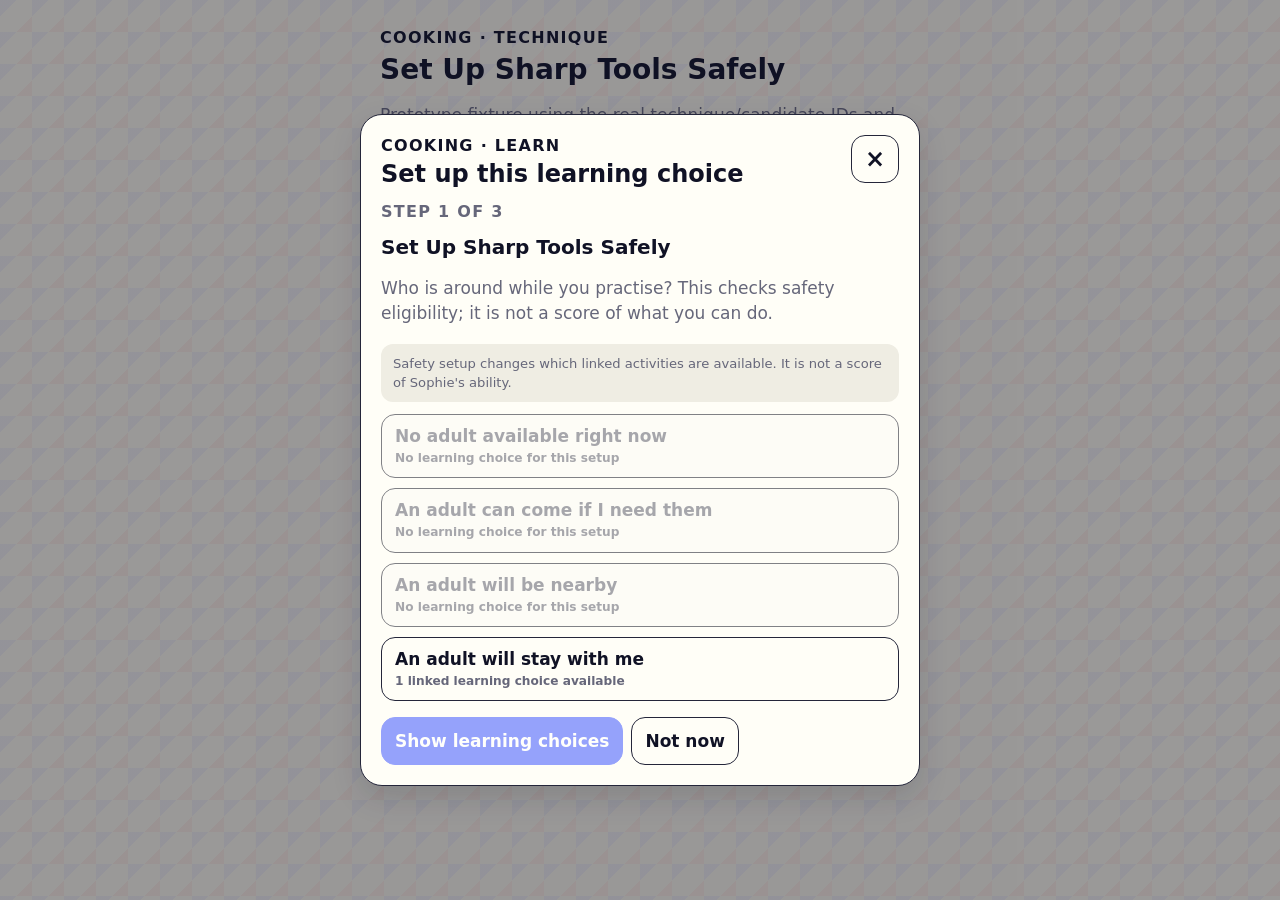
<file: prototypes/v28-safety-preflight/demo.html>
<!doctype html>
<html lang="en-AU">
<head>
<meta charset="utf-8">
<meta name="viewport" content="width=device-width, initial-scale=1, viewport-fit=cover">
<title>v2.8 safety preflight prototype — Set Up Sharp Tools Safely</title>
<style>
:root{--bg:#eeecde;--surface:#fffef7;--surface-2:#efede3;--ink:#101225;--muted:#66677a;--line:#24263a;--brand:#3f57ff;--brand-soft:#e4e7ff;--shadow:0 12px 30px rgba(16,18,37,.14);font-family:Inter,system-ui,sans-serif}
*{box-sizing:border-box}body{margin:0;background:var(--bg);color:var(--ink);font-size:17px}.stage{min-height:100dvh;padding:28px 16px 120px;background-image:linear-gradient(135deg,rgba(63,87,255,.06) 25%,transparent 25%),linear-gradient(315deg,rgba(255,105,98,.07) 25%,transparent 25%);background-size:32px 32px}.context{max-width:520px;margin:auto}.eyebrow,.opportunity-detail-domain,.rec-progress{font-size:16px;font-weight:850;letter-spacing:.08em;text-transform:uppercase}.context h1{font-size:28px;margin:6px 0 10px}.context p{line-height:1.5;color:var(--muted)}.primary-button,.secondary-button,.rec-choice,.close-button{font:inherit;border:1px solid var(--line);border-radius:14px;min-height:48px;padding:11px 13px;background:var(--surface);color:var(--ink);font-weight:800}.primary-button{background:var(--brand);color:white;border-color:var(--brand)}button:disabled{opacity:.55;cursor:not-allowed}.secondary-button{background:var(--surface)}dialog{width:min(calc(100% - 24px),560px);border:1px solid var(--line);border-radius:22px;padding:0;background:var(--surface);color:var(--ink);box-shadow:var(--shadow)}dialog::backdrop{background:rgba(16,18,37,.38)}.dialog-body{padding:20px}.dialog-head{display:flex;gap:12px;justify-content:space-between;align-items:flex-start}.dialog-head h2{font-size:24px;margin:5px 0 0}.close-button{min-width:48px;padding:0;font-size:24px}.rec-progress{margin:14px 0;color:var(--muted)}h3{font-size:20px;margin:8px 0}.rec-copy{line-height:1.5;color:var(--muted)}.rec-option-group{display:grid;gap:10px;margin:12px 0}.rec-choice{text-align:left}.rec-choice[aria-pressed="true"]{border:2px solid var(--brand);background:var(--brand-soft)}.rec-controls{display:flex;gap:8px;flex-wrap:wrap;margin-top:16px}.rec-unavailable,.rec-eligibility{padding:12px;border-radius:12px;background:var(--surface-2);line-height:1.45}.rec-grid{display:grid;gap:10px}.rec-card{padding:14px;border:1px solid var(--line);border-radius:14px}.pill{display:inline-block;padding:5px 8px;border-radius:99px;background:var(--surface-2);font-size:16px}.metrics{margin-top:20px;padding:14px;border:1px dashed var(--line);border-radius:14px;background:rgba(255,254,247,.88);font-size:16px;line-height:1.45}.metrics strong{display:block;margin-bottom:5px}
</style>
</head>
<body>
<div class="stage">
  <main class="context">
    <div class="eyebrow">COOKING · TECHNIQUE</div>
    <h1>Set Up Sharp Tools Safely</h1>
    <p>Prototype fixture using the real technique/candidate IDs and mocked authenticated catalogue eligibility responses. No production credential is used.</p>
    <button class="primary-button" type="button" data-v28-learn-technique="COOK-T003">I want to learn this</button>
    <div class="metrics" id="metrics"><strong>Preflight metrics</strong>Waiting for Step 1…</div>
  </main>
</div>
<dialog id="recommendation-dialog">
  <div class="dialog-body" id="recommendation-dialog-body"></div>
</dialog>
<script>
const REC_SAFETY_OPTIONS = [
  ["none","No adult available right now"],
  ["adult_available","An adult can come if I need them"],
  ["adult_nearby","An adult will be nearby"],
  ["direct_supervision","An adult will stay with me"]
];
const app = {
  skillsDomain:"cooking",
  v28TechniqueChoice:{techniqueId:"",techniqueTitle:"",domain:"",safetySupport:"",candidates:[],error:""},
  rec:{view:"",loading:false,recommendationSessionId:"",catalogue:[],availableSafetySupport:"",supportChoice:""},
  v28CandidateIdsForTechnique(id,domain){return id==="COOK-T003"&&domain==="cooking"?["LC-COOK-001"]:[];}
};
function safe(value){return String(value??"").replace(/[&<>'"]/g,c=>({"&":"&amp;","<":"&lt;",">":"&gt;","'":"&#39;",'"':"&quot;"}[c]));}
function normaliseCatalogueCandidate(v={}){return{candidateId:String(v.candidateId||""),title:String(v.title||""),estimatedMinutes:Number(v.estimatedMinutes)||0,eligibility:{status:String(v.eligibility?.status||""),reason:String(v.eligibility?.reason||"")}};}
function recommendationUnavailableMessage(){return "Learning choices are unavailable right now.";}
function writeNavigationState(){}
window.__mockCalls=[];
const delayBySupport={none:90,adult_available:130,adult_nearby:170,direct_supervision:210};
function recommendationPost(operation){
  const support=operation.availableSafetySupport;
  const started=performance.now();
  window.__mockCalls.push({support,started});
  return new Promise(resolve=>setTimeout(()=>{
    const eligible=support==="direct_supervision";
    const call=window.__mockCalls.find(item=>item.support===support);
    call.completed=performance.now();
    resolve([{candidateId:"LC-COOK-001",title:"Set Up for Safe Cutting",estimatedMinutes:15,eligibility:{status:eligible?"eligible":"blocked",reason:eligible?"":"This linked activity currently needs direct supervision."}}]);
  },delayBySupport[support]));
}
function renderRecommendationDialog(){
  const flow=app.v28TechniqueChoice;
  const body=document.querySelector("#recommendation-dialog-body");
  if(app.rec.view==="technique-safety"){
    body.innerHTML=`<div class="dialog-head"><div><span class="opportunity-detail-domain">COOKING · LEARN</span><h2>Set up this learning choice</h2></div><button type="button" class="close-button" data-rec-exit aria-label="Close">×</button></div><div class="rec-progress">Step 1 of 3</div><h3>${safe(flow.techniqueTitle)}</h3><p class="rec-copy">Who is around while you practise? This checks safety eligibility; it is not a score of what you can do.</p><div class="rec-option-group rec-safety" role="group" aria-label="Adult safety support">${REC_SAFETY_OPTIONS.map(([value,label])=>`<button class="rec-choice" type="button" data-v28-technique-safety="${safe(value)}" aria-pressed="${flow.safetySupport===value}">${safe(label)}</button>`).join("")}</div><div class="rec-controls"><button class="primary-button" type="button" data-v28-check-technique ${flow.safetySupport?"":"disabled"}>Show learning choices</button><button class="secondary-button" type="button" data-rec-exit>Not now</button></div>`;
  } else if(app.rec.view==="technique-candidates"){
    body.innerHTML=`<div class="dialog-head"><div><span class="opportunity-detail-domain">COOKING · LEARN</span><h2>Choose a real activity</h2></div></div><div class="rec-progress">Step 2 of 3</div><h3>${safe(flow.techniqueTitle)}</h3><div class="rec-grid">${flow.candidates.map(candidate=>`<article class="rec-card"><h3>${safe(candidate.title)}</h3><span class="pill">About ${candidate.estimatedMinutes} min</span><div class="rec-eligibility"><strong>Available for this setup</strong></div></article>`).join("")}</div>`;
  }
}
document.addEventListener("click",event=>{
  const learn=event.target.closest("[data-v28-learn-technique]");
  if(learn){
    const flow=app.v28TechniqueChoice;
    flow.techniqueId=learn.dataset.v28LearnTechnique;
    flow.techniqueTitle="Set Up Sharp Tools Safely";
    flow.domain="cooking";
    flow.safetySupport="";
    flow.candidates=[];
    app.rec.view="technique-safety";
    renderRecommendationDialog();
    document.querySelector("#recommendation-dialog").showModal();
    return;
  }
  const safety=event.target.closest("[data-v28-technique-safety]");
  if(safety){app.v28TechniqueChoice.safetySupport=safety.dataset.v28TechniqueSafety;renderRecommendationDialog();}
});
</script>
<script src="./prototype.js"></script>
<script>
function updateMetrics(){
  const m=app.v28SafetyPreflightPrototype?.lastMetrics;
  if(!m)return;
  const parallel=Math.round(m.wallClockMs);
  const serial=m.supports.reduce((sum,row)=>sum+row.durationMs,0);
  document.querySelector("#metrics").innerHTML=`<strong>Preflight metrics</strong>${m.requestCount} authenticated catalogue-shaped requests in parallel · ${parallel} ms wall clock in this fixture · about ${serial} ms if serial.`;
}
const timer=setInterval(()=>{updateMetrics();if(document.documentElement.dataset.v28SafetyPreflight==="ready")clearInterval(timer);},30);
setTimeout(()=>document.querySelector("[data-v28-learn-technique]").click(),60);
</script>
</body>
</html>
</file>
<file: assets/android-first.css>
/*
 * Sophie App Android-first responsive baseline
 * Primary target: compact Android phone PWA, desktop-capable.
 * See docs/ANDROID_FIRST_PWA_DESIGN_BASELINE.md
 */

:root {
  --mobile-gutter: 1rem;
  --tap-target: 3rem;
  /* Compact type roles follow Material's title/body/label hierarchy. */
  --type-page-title: 1.5rem;
  --type-section-title: 1.25rem;
  --type-row-title: 1rem;
  --type-body: 1rem;
  --type-supporting: 0.875rem;
  --type-label: 0.8125rem;
  --type-meta: 0.75rem;
}

html {
  min-width: 100%;
  overflow-x: hidden;
  text-size-adjust: 100%;
  -webkit-text-size-adjust: 100%;
}

body {
  min-height: 100vh;
  min-height: 100dvh;
  overflow-x: hidden;
  font-size: 1rem;
  line-height: 1.5;
}

.app-shell {
  min-height: 100vh;
  min-height: 100dvh;
}

button,
input,
select,
textarea {
  font-size: 1rem;
}

button:focus-visible,
input:focus-visible,
select:focus-visible,
textarea:focus-visible,
a:focus-visible,
summary:focus-visible {
  outline: 3px solid var(--brand);
  outline-offset: 3px;
}

button,
[role="button"] {
  touch-action: manipulation;
}

/* Android recommends a 48dp focusable/touch target. */
.icon-button,
.avatar-button,
.primary-button,
.secondary-button,
.danger-button,
.close-button,
.filter-chip,
.nav-button,
.rec-choice,
.school-view-toggle button,
.school-toolbar button,
.form-actions button,
.setting-row button,
.text-button,
.journey-step,
.support-choice,
.school-help-options button,
.opportunity-detail-actions button,
.learning-resource-actions a {
  min-width: var(--tap-target);
  min-height: var(--tap-target);
}

.skills-back,
.learning-domain-card.available,
.skills-history summary,
.parent-create-actions button,
.job-open,
.learning-resource-link {
  min-height: var(--tap-target);
}

.icon-button {
  width: var(--tap-target);
  height: var(--tap-target);
}

.primary-button,
.secondary-button,
.danger-button,
.text-button,
.filter-chip,
.nav-button {
  font-size: 0.875rem;
  line-height: 1.25;
}

.job-card p,
.rec-card p,
.rec-entry p,
.rec-unavailable,
.rec-helper,
.rec-reason,
.rec-safety-note,
.rec-eligibility,
.data-alert,
.learning-resource-admin-copy,
.section-heading p,
.learn-workspace-section > p {
  font-size: 0.875rem;
  line-height: 1.5;
}

/* Allow long labels and 200% text zoom to reflow rather than clip. */
button,
.pill,
.status,
.job-requiredness,
.goal-amount,
.nav-button,
.rec-choice {
  white-space: normal;
  overflow-wrap: anywhere;
}

img,
video,
iframe {
  max-width: 100%;
}

/* Skills is a learning workspace, not a score page. */
.skills-section {
  margin: 24px 0 30px;
}

.learning-domain-grid,
.capability-grid {
  display: grid;
  grid-template-columns: repeat(2, minmax(0, 1fr));
  gap: 14px;
}

.learning-domain-card {
  display: grid;
  grid-template-columns: auto minmax(0, 1fr);
  gap: 14px;
  min-width: 0;
  padding: 18px;
  border: 1px solid var(--line);
  border-radius: 20px;
  background: var(--surface);
  color: var(--ink);
  box-shadow: var(--shadow-soft);
  text-align: left;
}

button.learning-domain-card {
  width: 100%;
  cursor: pointer;
}

.learning-domain-card.available {
  border-color: color-mix(in srgb, var(--brand) 32%, var(--line));
}

.learning-domain-card.planned {
  background: color-mix(in srgb, var(--surface) 75%, var(--surface-2));
}

.learning-domain-icon,
.domain-hero-icon {
  display: grid;
  place-items: center;
  width: 52px;
  height: 52px;
  border-radius: 17px;
  background: var(--brand-soft);
  font-size: 1.65rem;
}

.learning-domain-card strong,
.learning-domain-card small,
.learning-domain-card em {
  display: block;
}

.learning-domain-card strong {
  margin: 1px 0 6px;
  font-size: 1.05rem;
}

.learning-domain-card small {
  color: var(--muted);
  font-size: 0.875rem;
  line-height: 1.48;
}

.learning-domain-card em {
  margin-top: 10px;
  color: var(--brand-strong);
  font-size: 0.875rem;
  font-style: normal;
  font-weight: 800;
}

.learning-domain-card.planned em {
  color: var(--muted);
}

.capability-card {
  display: grid;
  grid-template-columns: auto minmax(0, 1fr);
  gap: 12px;
  padding: 16px;
}

.capability-card h3,
.capability-card p {
  margin-bottom: 5px;
}

.capability-card p {
  color: var(--muted);
  font-size: 0.875rem;
  line-height: 1.5;
}

.capability-icon {
  font-size: 1.5rem;
}

.skills-history {
  margin: 26px 0;
  padding: 5px 16px 18px;
  border: 1px solid var(--line);
  border-radius: 18px;
  background: var(--surface);
}

.skills-history summary {
  display: flex;
  align-items: center;
  justify-content: space-between;
  gap: 12px;
  padding: 12px 0;
  cursor: pointer;
  font-weight: 800;
}

.skills-history summary span {
  display: grid;
  place-items: center;
  min-width: 32px;
  min-height: 32px;
  border-radius: 999px;
  background: var(--surface-2);
}

.skills-history > p {
  color: var(--muted);
  font-size: 0.875rem;
}

.skills-back {
  display: inline-flex;
  align-items: center;
  margin: 2px 0 16px;
  padding: 10px 14px;
  border: 1px solid var(--line);
  border-radius: 14px;
  background: var(--surface);
  color: var(--brand-strong);
  font-weight: 800;
  cursor: pointer;
}

.domain-hero {
  display: grid;
  grid-template-columns: auto minmax(0, 1fr);
  gap: 16px;
  align-items: start;
  padding: 22px;
  border-radius: 24px;
  background: linear-gradient(145deg, var(--surface), var(--brand-soft));
  box-shadow: var(--shadow-soft);
}

.domain-hero h2 {
  margin-bottom: 6px;
}

.domain-hero p:last-child {
  margin-bottom: 0;
  color: var(--muted);
  line-height: 1.55;
}

.pathway-list {
  display: grid;
  gap: 8px;
}

.pathway-step {
  display: grid;
  grid-template-columns: auto minmax(0, 1fr);
  gap: 14px;
  padding: 17px;
  border: 1px solid var(--line);
  border-radius: 18px;
  background: var(--surface);
}

.pathway-step.hard {
  border-color: color-mix(in srgb, var(--sun-ink) 35%, var(--line));
  background: color-mix(in srgb, var(--sun) 42%, var(--surface));
}

.pathway-marker {
  display: grid;
  place-items: center;
  width: 42px;
  height: 42px;
  border-radius: 14px;
  background: var(--surface-2);
  font-weight: 900;
}

.pathway-step h3 {
  margin: 4px 0 6px;
}

.pathway-step p {
  margin-bottom: 0;
  color: var(--muted);
  font-size: 0.875rem;
  line-height: 1.5;
}

.pathway-label {
  color: var(--brand-strong);
  font-size: 0.8125rem;
  font-weight: 850;
  text-transform: uppercase;
  letter-spacing: 0.04em;
}

.pathway-connector {
  padding-left: 29px;
  color: var(--muted);
  font-size: 1.25rem;
}

.prerequisite-note,
.recommended-prerequisite {
  margin-top: 11px;
  padding: 11px 12px;
  border-radius: 13px;
  font-size: 0.875rem;
  line-height: 1.5;
}

.prerequisite-note {
  background: var(--sun);
  color: var(--sun-ink);
}

.recommended-prerequisite {
  background: var(--brand-soft);
  color: var(--ink);
}

.parent-create-section {
  margin: 4px 0 10px;
  padding: 16px;
  border: 1px solid var(--line);
  border-radius: 18px;
  background: var(--surface-2);
}

.parent-create-actions {
  display: grid;
  grid-template-columns: repeat(3, minmax(0, 1fr));
  gap: 10px;
}

.rec-eligibility.locked strong::before {
  content: "🔒 ";
}

.rec-eligibility.locked {
  border: 1px solid var(--line);
}

/* Keep modal content reachable when browser chrome or the soft keyboard changes height. */
dialog {
  max-width: min(720px, calc(100vw - 24px));
  max-height: calc(100vh - 24px);
  max-height: calc(100dvh - 24px);
}

.dialog-body {
  max-height: calc(100vh - 32px);
  max-height: calc(100dvh - 32px);
  overflow-y: auto;
  overscroll-behavior: contain;
}

@media (max-width: 599px) {
  :root {
    --nav-height: 84px;
  }

  .app-shell {
    width: 100%;
    padding-left: max(var(--mobile-gutter), env(safe-area-inset-left));
    padding-right: max(var(--mobile-gutter), env(safe-area-inset-right));
    padding-bottom: calc(var(--nav-height) + 28px + env(safe-area-inset-bottom));
  }

  .topbar {
    gap: 10px;
  }

  .top-actions {
    flex: 0 0 auto;
  }

  .quick-grid,
  .cards,
  .skill-grid,
  .goal-grid,
  .learning-resource-grid,
  .rec-grid,
  .learning-domain-grid,
  .capability-grid,
  .parent-create-actions {
    grid-template-columns: 1fr;
  }

  .quick-grid {
    gap: 10px;
  }

  .quick-card {
    min-height: 88px;
    flex-direction: row;
    align-items: center;
    justify-content: flex-start;
    gap: 14px;
  }

  .job-card {
    grid-template-columns: minmax(0, 1fr);
    align-items: stretch;
  }

  .job-side {
    display: flex;
    flex-wrap: wrap;
    align-items: center;
    justify-content: space-between;
    gap: 10px;
    text-align: left;
  }

  .job-side .primary-button,
  .job-side .secondary-button {
    flex: 1 1 150px;
  }

  .section-heading {
    align-items: flex-start;
    flex-wrap: wrap;
  }

  .section-heading > button {
    min-height: var(--tap-target);
  }

  .bottom-nav {
    left: 12px;
    right: 12px;
    bottom: max(8px, env(safe-area-inset-bottom));
    width: auto;
    min-height: var(--nav-height);
    transform: none;
    padding: 6px;
    grid-template-columns: repeat(5, minmax(0, 1fr));
  }

  .nav-button {
    min-width: 0;
    min-height: 64px;
    padding: 6px 3px;
    font-size: 0.75rem;
  }

  .nav-button .nav-icon {
    font-size: 1.25rem;
  }

  .eyebrow,
  .hero-label,
  .hero-side span:last-child,
  .job-domain,
  .opportunity-detail-domain,
  .school-scaffold-mode,
  .school-coach-progress,
  .learning-resource-kicker,
  .learning-resource-status,
  .learning-resource-provenance {
    font-size: 0.8125rem;
  }

  .data-alert,
  .goal-amount,
  .goal-meta,
  .job-purpose,
  .job-status-label,
  .filter-chip,
  .school-view-toggle button,
  .school-meta,
  .school-next-label,
  .school-next-note,
  .school-journey-label,
  .journey-step,
  .school-support-label,
  .support-choice,
  .school-support-explainer,
  .school-scaffold p,
  .school-scaffold-model strong,
  .school-scaffold-steps li,
  .school-help-zone strong,
  .school-help-zone p,
  .school-help-note,
  .school-feedback-peek p,
  .school-history-item p,
  .school-history-timing,
  .school-history-dates,
  .school-outcome span,
  .school-rubric-row p,
  .school-neutral-note,
  .parent-school-task p,
  .parent-school-profile,
  .activity-row p,
  .setting-row p,
  label,
  .parent-review p,
  .parent-stat span,
  .learning-resource-body > p,
  .learning-resource-admin-head p,
  .learning-resource-admin-copy,
  .learn-workspace-section > p,
  .rec-entry p,
  .rec-helper,
  .rec-card p,
  .rec-consequence {
    font-size: 0.875rem !important;
  }

  dialog {
    width: 100vw;
    max-width: 100vw;
    max-height: calc(100dvh - env(safe-area-inset-top));
    margin: auto 0 0;
    border-radius: 24px 24px 0 0;
  }

  .dialog-body {
    width: 100%;
    max-width: none;
    max-height: calc(100dvh - env(safe-area-inset-top));
    padding-bottom: calc(22px + env(safe-area-inset-bottom));
  }

  .form-actions {
    position: sticky;
    bottom: 0;
    z-index: 2;
    margin-left: -2px;
    margin-right: -2px;
    padding-top: 12px;
    padding-bottom: max(4px, env(safe-area-inset-bottom));
    background: color-mix(in srgb, var(--surface) 96%, transparent);
    backdrop-filter: blur(12px);
  }

  .form-actions > button {
    flex: 1 1 140px;
  }

  input,
  select,
  textarea {
    min-height: var(--tap-target);
  }

  textarea {
    min-height: 112px;
  }

  .domain-hero {
    grid-template-columns: 1fr;
    padding: 18px;
  }

  .learning-domain-card,
  .pathway-step {
    padding: 15px;
  }

  .rec-entry .primary-button,
  .parent-create-actions button {
    width: 100%;
  }
}

/* Medium windows: more breathing room without stretching compact UI. */
@media (min-width: 600px) and (max-width: 839px) {
  .app-shell {
    padding-left: 24px;
    padding-right: 24px;
  }

  .skill-grid,
  .goal-grid,
  .learning-resource-grid {
    grid-template-columns: repeat(2, minmax(0, 1fr));
  }
}

/* Expanded windows: turn the five-destination bottom bar into a navigation rail. */
@media (min-width: 840px) {
  :root {
    --nav-height: 0px;
  }

  .app-shell {
    width: min(calc(100% - 120px), 1200px);
    padding-left: 32px;
    padding-right: 32px;
    padding-bottom: 42px;
  }

  .bottom-nav {
    left: max(18px, calc((100vw - 1320px) / 2));
    top: 50%;
    bottom: auto;
    width: 82px;
    height: auto;
    min-height: 0;
    padding: 8px;
    grid-template-columns: 1fr;
    grid-template-rows: repeat(5, minmax(68px, auto));
    transform: translateY(-50%);
  }

  .nav-button {
    min-height: 64px;
    padding: 8px 5px;
    font-size: 0.75rem;
  }

  .home-columns {
    grid-template-columns: minmax(0, 1.3fr) minmax(300px, 0.7fr);
  }
}

@media (min-width: 1200px) {
  .app-shell {
    width: min(calc(100% - 160px), 1240px);
  }
}

/* Touch devices should not depend on hover-only affordances. */
@media (hover: none) and (pointer: coarse) {
  .quick-card:hover,
  .product-link:hover {
    transform: none;
  }
}

@media (prefers-reduced-motion: reduce) {
  *,
  *::before,
  *::after {
    scroll-behavior: auto !important;
    animation-duration: 0.001ms !important;
    animation-iteration-count: 1 !important;
    transition-duration: 0.001ms !important;
  }
}

/*
 * Real-phone fallback.
 *
 * A mobile browser can expose a desktop-sized virtual layout viewport (about
 * 980px) and therefore match the expanded 840px breakpoint. The viewport meta
 * remains the primary contract; this class is applied early in <head> only on
 * coarse-pointer devices whose physical short screen side is phone-sized.
 * Keeping these overrides after the expanded rules prevents a scaled desktop
 * rail from winning on an actual phone.
 */
html.compact-device {
  --nav-height: 6rem;
  /* v2.9.2.4 draft: viewport width is corrected with DPR; do not magnify root text. */
}

html.compact-device .app-shell {
  width: 100%;
  padding-left: max(var(--mobile-gutter), env(safe-area-inset-left));
  padding-right: max(var(--mobile-gutter), env(safe-area-inset-right));
  padding-bottom: calc(var(--nav-height) + 1.75rem + env(safe-area-inset-bottom));
}

html.compact-device .topbar {
  gap: 0.625rem;
  padding-left: max(1rem, env(safe-area-inset-left));
  padding-right: max(1.25rem, calc(env(safe-area-inset-right) + 0.75rem));
}

html.compact-device .topbar > :first-child {
  min-width: 0;
}

html.compact-device .top-actions {
  flex: 0 0 auto;
  margin-right: 0.75rem;
}

html.compact-device #topbar-title {
  overflow-wrap: anywhere;
}

html.compact-device .avatar-button {
  position: relative;
  z-index: 2;
}

html.compact-device .icon-button,
html.compact-device .avatar-button {
  width: 3rem;
  min-width: 3rem;
  height: 3rem;
}

/*
 * Readable fallback for Android WebViews that retain a wide virtual viewport.
 * The early head script caps the root scale at 1.25; these layout rules make
 * the resulting controls use the phone as a phone rather than a tiny desktop.
 */
html.compact-device .home-destinations {
  grid-template-columns: minmax(0, 1fr);
}

html.compact-device .home-destination {
  min-height: 5.5rem;
  grid-template-columns: 3rem minmax(0, 1fr) 1.125rem;
  gap: 0.75rem;
  padding: 0.875rem;
}

html.compact-device .home-destination-icon {
  width: 3rem;
  height: 3rem;
}

html.compact-device .home-destination:nth-child(2),
html.compact-device .home-destination:nth-child(3) {
  transform: none;
}

html.compact-device .quick-grid,
html.compact-device .cards,
html.compact-device .skill-grid,
html.compact-device .goal-grid,
html.compact-device .learning-resource-grid,
html.compact-device .rec-grid,
html.compact-device .learning-domain-grid,
html.compact-device .capability-grid,
html.compact-device .parent-create-actions {
  grid-template-columns: minmax(0, 1fr);
}

html.compact-device .quick-grid {
  gap: 10px;
}

html.compact-device .quick-card {
  min-height: 88px;
  flex-direction: row;
  align-items: center;
  justify-content: flex-start;
  gap: 14px;
}

html.compact-device .job-card {
  grid-template-columns: minmax(0, 1fr);
  align-items: stretch;
}

html.compact-device .job-side {
  display: flex;
  min-width: 0;
  width: 100%;
  flex-flow: row wrap;
  align-items: center;
  justify-content: space-between;
  gap: 10px;
  padding: 0 17px 17px;
  text-align: left;
}

html.compact-device .job-side .job-value {
  text-align: left;
}

html.compact-device .job-side .primary-button,
html.compact-device .job-side .secondary-button {
  flex: 1 1 150px;
}

html.compact-device .section-heading {
  align-items: flex-start;
  flex-wrap: wrap;
}

html.compact-device .section-heading > button {
  min-height: var(--tap-target);
}

html.compact-device .bottom-nav {
  left: 0.75rem;
  right: 0.75rem;
  top: auto;
  bottom: max(0.5rem, env(safe-area-inset-bottom));
  width: auto;
  height: var(--nav-height);
  min-height: var(--nav-height);
  padding: 0.375rem;
  grid-template-columns: repeat(5, minmax(0, 1fr));
  grid-template-rows: 1fr;
  transform: none;
}

html.compact-device .nav-button {
  min-width: 0;
  min-height: 4rem;
  padding: 0.375rem 0.1875rem;
  font-size: 0.75rem;
}

html.compact-device .nav-button .nav-icon {
  font-size: 1.25rem;
}

html.compact-device .eyebrow,
html.compact-device .hero-label,
html.compact-device .hero-side span:last-child,
html.compact-device .job-domain,
html.compact-device .opportunity-detail-domain,
html.compact-device .school-scaffold-mode,
html.compact-device .school-coach-progress,
html.compact-device .learning-resource-kicker,
html.compact-device .learning-resource-status,
html.compact-device .learning-resource-provenance {
  font-size: 0.8125rem;
}

html.compact-device .data-alert,
html.compact-device .goal-amount,
html.compact-device .goal-meta,
html.compact-device .job-purpose,
html.compact-device .job-status-label,
html.compact-device .filter-chip,
html.compact-device .school-view-toggle button,
html.compact-device .school-meta,
html.compact-device .school-next-label,
html.compact-device .school-next-note,
html.compact-device .school-journey-label,
html.compact-device .journey-step,
html.compact-device .school-support-label,
html.compact-device .support-choice,
html.compact-device .school-support-explainer,
html.compact-device .school-scaffold p,
html.compact-device .school-scaffold-model strong,
html.compact-device .school-scaffold-steps li,
html.compact-device .school-help-zone strong,
html.compact-device .school-help-zone p,
html.compact-device .school-help-note,
html.compact-device .school-feedback-peek p,
html.compact-device .school-history-item p,
html.compact-device .school-history-timing,
html.compact-device .school-history-dates,
html.compact-device .school-outcome span,
html.compact-device .school-rubric-row p,
html.compact-device .school-neutral-note,
html.compact-device .parent-school-task p,
html.compact-device .parent-school-profile,
html.compact-device .activity-row p,
html.compact-device .setting-row p,
html.compact-device label,
html.compact-device .parent-review p,
html.compact-device .parent-stat span,
html.compact-device .learning-resource-body > p,
html.compact-device .learning-resource-admin-head p,
html.compact-device .learning-resource-admin-copy,
html.compact-device .learn-workspace-section > p,
html.compact-device .rec-entry p,
html.compact-device .rec-helper,
html.compact-device .rec-card p,
html.compact-device .rec-consequence {
  font-size: 0.875rem !important;
}

html.compact-device dialog {
  width: 100vw;
  max-width: 100vw;
  max-height: calc(100dvh - env(safe-area-inset-top));
  margin: auto 0 0;
  border-radius: 1.5rem 1.5rem 0 0;
}

html.compact-device #opportunity-detail-dialog {
  width: 100%;
  max-width: none;
  height: 100dvh;
  max-height: 100dvh;
  margin: 0;
  border-radius: 0;
}

html.compact-device .dialog-body {
  width: 100%;
  max-width: none;
  max-height: calc(100dvh - env(safe-area-inset-top));
  padding-bottom: calc(1.375rem + env(safe-area-inset-bottom));
}

html.compact-device #opportunity-detail-dialog .dialog-body {
  min-height: 100%;
}

html.compact-device .form-actions {
  position: sticky;
  bottom: 0;
  z-index: 2;
  margin-left: -0.125rem;
  margin-right: -0.125rem;
  padding-top: 0.75rem;
  padding-bottom: max(0.25rem, env(safe-area-inset-bottom));
  background: color-mix(in srgb, var(--surface) 96%, transparent);
  backdrop-filter: blur(12px);
}

html.compact-device .form-actions > button {
  flex: 1 1 140px;
}

html.compact-device input,
html.compact-device select,
html.compact-device textarea {
  min-height: var(--tap-target);
}

html.compact-device textarea {
  min-height: 7rem;
}

html.compact-device .domain-hero {
  grid-template-columns: minmax(0, 1fr);
  padding: 18px;
}

html.compact-device .learning-domain-card,
html.compact-device .pathway-step {
  padding: 15px;
}

html.compact-device .rec-entry .primary-button,
html.compact-device .parent-create-actions button {
  width: 100%;
}

/* Phone Skills uses dense list rows rather than a stack of floating cards. */
html.compact-device #skills-workspace > .page-intro h2 {
  margin-bottom: 0.375rem;
  font-size: var(--type-page-title);
  line-height: 1.25;
  letter-spacing: -0.025em;
}

html.compact-device #skills-workspace > .page-intro p {
  font-size: var(--type-body);
  line-height: 1.5;
}

html.compact-device #skills-workspace .skills-section {
  margin: 1.25rem 0 1.5rem;
}

html.compact-device #skills-workspace .section-heading {
  margin-bottom: 0.625rem;
}

html.compact-device #skills-workspace .section-heading h2 {
  margin-bottom: 0.25rem;
  font-size: var(--type-section-title);
  line-height: 1.3;
  letter-spacing: -0.02em;
}

html.compact-device #skills-workspace .section-heading p {
  font-size: var(--type-supporting);
  line-height: 1.5;
}

html.compact-device #skills-workspace .skills-list {
  display: grid;
  gap: 0;
  overflow: hidden;
  border: 1px solid var(--line);
  border-radius: 1.125rem;
  background: var(--surface);
  box-shadow: var(--shadow-soft);
}

html.compact-device #skills-workspace .skills-list > .job-card,
html.compact-device #skills-workspace .skills-list > .learning-domain-card,
html.compact-device #skills-workspace .skills-list > .capability-card {
  margin: 0;
  border: 0;
  border-bottom: 1px solid var(--line);
  border-radius: 0;
  box-shadow: none;
}

html.compact-device #skills-workspace .skills-list > :last-child {
  border-bottom: 0;
}

html.compact-device #skills-workspace .skills-learning-list > .job-card {
  min-height: 0;
  grid-template-columns: minmax(0, 1fr) auto;
  gap: 0;
  padding: 0;
}

html.compact-device #skills-workspace .skills-learning-list .job-open {
  align-self: stretch;
  padding: 0.8125rem 0.625rem 0.8125rem 0.875rem;
}

html.compact-device #skills-workspace .skills-learning-list .job-open h3 {
  margin-bottom: 0.1875rem;
  font-size: var(--type-row-title);
  line-height: 1.35;
}

html.compact-device #skills-workspace .skills-learning-list .job-requiredness {
  margin: 0.125rem 0 0.3125rem;
  font-size: var(--type-label);
  line-height: 1.35;
}

html.compact-device #skills-workspace .skills-learning-list .job-purpose {
  display: -webkit-box;
  overflow: hidden;
  -webkit-box-orient: vertical;
  -webkit-line-clamp: 2;
  line-clamp: 2;
  font-size: var(--type-supporting);
  line-height: 1.45;
}

html.compact-device #skills-workspace .skills-learning-list .job-meta {
  gap: 0.25rem;
  margin-top: 0.4375rem;
}

html.compact-device #skills-workspace .skills-learning-list .pill {
  padding: 0.25rem 0.4375rem;
  font-size: var(--type-meta);
  line-height: 1.25;
}

html.compact-device #skills-workspace .skills-learning-list .job-side {
  width: auto;
  min-width: 6.75rem;
  flex-flow: column nowrap;
  align-items: stretch;
  justify-content: center;
  gap: 0.375rem;
  padding: 0.75rem 0.75rem 0.75rem 0;
}

html.compact-device #skills-workspace .skills-learning-list .job-status-label {
  display: none;
}

html.compact-device #skills-workspace .skills-learning-list .job-side .primary-button,
html.compact-device #skills-workspace .skills-learning-list .job-side .secondary-button {
  width: 100%;
  min-width: 6.75rem;
  flex: 0 0 auto;
  padding: 0.5625rem 0.625rem;
}

html.compact-device #skills-workspace .learning-domain-card {
  grid-template-columns: 2.5rem minmax(0, 1fr);
  gap: 0.6875rem;
  padding: 0.625rem 0.75rem;
  background: var(--surface);
}

html.compact-device #skills-workspace .learning-domain-card.planned {
  background: color-mix(in srgb, var(--surface) 88%, var(--surface-2));
}

html.compact-device #skills-workspace .learning-domain-icon {
  width: 2.5rem;
  height: 2.5rem;
  border-radius: 0.8125rem;
  font-size: 1.25rem;
}

html.compact-device #skills-workspace .learning-domain-card strong {
  margin: 0 0 0.125rem;
  font-size: var(--type-row-title);
  line-height: 1.35;
}

html.compact-device #skills-workspace .learning-domain-card small {
  display: -webkit-box;
  overflow: hidden;
  -webkit-box-orient: vertical;
  -webkit-line-clamp: 2;
  line-clamp: 2;
  font-size: var(--type-supporting);
  line-height: 1.45;
}

html.compact-device #skills-workspace .learning-domain-card em {
  margin-top: 0.25rem;
  font-size: var(--type-label);
  line-height: 1.35;
}

html.compact-device #skills-workspace .capability-card {
  grid-template-columns: 1.875rem minmax(0, 1fr);
  gap: 0.5rem;
  align-items: start;
  padding: 0.6875rem 0.75rem;
}

html.compact-device #skills-workspace .capability-icon {
  width: 1.875rem;
  font-size: 1.25rem;
  line-height: 1.4;
}

html.compact-device #skills-workspace .capability-card h3 {
  margin: 0 0 0.125rem;
  font-size: var(--type-row-title);
  line-height: 1.35;
}

html.compact-device #skills-workspace .capability-card p {
  margin: 0;
  font-size: var(--type-supporting);
  line-height: 1.45;
}


/* v2.9.2.4 draft: the DPR-aware viewport bootstrap makes phone CSS width authoritative;
 * the previous coarse-pointer root-font fallback is deliberately removed. */


/* v2.9.2.6 clean compact Android physical-size typography.
 * Explicit px values are intentional: the DPR-corrected viewport is already authoritative. */
html.compact-device {
  --nav-height: 102px;
  --type-page-title: 28px;
  --type-section-title: 24px;
  --type-row-title: 20px;
  --type-body: 18px;
  --type-supporting: 17px;
  --type-label: 16px;
  --type-meta: 16px;
}

html.compact-device body,
html.compact-device button,
html.compact-device input,
html.compact-device select,
html.compact-device textarea {
  font-size: 17px;
}

/* Ordinary prose is never rendered below the physical-size target on compact Android. */
html.compact-device p {
  font-size: 17px !important;
  line-height: 1.5;
}

html.compact-device small {
  font-size: 16px !important;
  line-height: 1.4;
}

html.compact-device h1 { font-size: 28px; }
html.compact-device h2 { font-size: 24px; }
html.compact-device h3 { font-size: 20px; }
html.compact-device h4 { font-size: 18px; }

html.compact-device #topbar-title {
  font-size: 28px;
  line-height: 1.08;
}

html.compact-device .page-intro h2,
html.compact-device .home-goal-head h2,
html.compact-device .home-now-head h2,
html.compact-device .section-heading h2,
html.compact-device #pattern-studio-title {
  font-size: 24px;
  line-height: 1.2;
}

html.compact-device .home-goal-copy h3,
html.compact-device .home-style-card h3,
html.compact-device .home-now-card strong,
html.compact-device .home-destination strong {
  font-size: 20px;
  line-height: 1.3;
}

html.compact-device .home-os-label,
html.compact-device .home-now-kicker,
html.compact-device .style-lab-kicker,
html.compact-device .eyebrow,
html.compact-device .hero-label,
html.compact-device .job-domain,
html.compact-device .opportunity-detail-domain,
html.compact-device .learning-resource-kicker,
html.compact-device .learning-resource-status,
html.compact-device .learning-resource-provenance,
html.compact-device .home-goal-card .goal-meta,
html.compact-device .home-wallet-pending,
html.compact-device .home-now-index,
html.compact-device .pattern-readability-card small,
html.compact-device .home-pattern-swatch::after,
html.compact-device .pill,
html.compact-device .status,
html.compact-device .job-requiredness {
  font-size: 16px !important;
  line-height: 1.35;
}

html.compact-device .home-destination small,
html.compact-device .home-now-card small,
html.compact-device .home-now-card .home-now-note,
html.compact-device .home-style-card p,
html.compact-device .home-impact-card p,
html.compact-device .home-goal-amount,
html.compact-device .home-goal-empty p,
html.compact-device .pattern-studio-intro,
html.compact-device .pattern-readability-card p,
html.compact-device .pattern-studio-note,
html.compact-device .saved-pattern strong,
html.compact-device .section-heading p,
html.compact-device .learn-workspace-section > p,
html.compact-device .rec-entry p,
html.compact-device .rec-helper,
html.compact-device .rec-card p,
html.compact-device .rec-consequence,
html.compact-device .data-alert,
html.compact-device .goal-amount,
html.compact-device .job-purpose,
html.compact-device .job-status-label,
html.compact-device .school-meta,
html.compact-device .school-next-label,
html.compact-device .school-next-note,
html.compact-device .school-support-explainer,
html.compact-device .school-scaffold p,
html.compact-device .school-help-zone p,
html.compact-device .school-feedback-peek p,
html.compact-device .school-history-item p,
html.compact-device .activity-row p,
html.compact-device .setting-row p,
html.compact-device label,
html.compact-device .parent-review p,
html.compact-device .parent-stat span,
html.compact-device .learning-resource-body > p,
html.compact-device .learning-resource-admin-head p,
html.compact-device .learning-resource-admin-copy {
  font-size: 17px !important;
  line-height: 1.5;
}

html.compact-device .text-button,
html.compact-device .primary-button,
html.compact-device .secondary-button,
html.compact-device .danger-button,
html.compact-device .filter-chip,
html.compact-device .school-view-toggle button,
html.compact-device .support-choice,
html.compact-device .journey-step,
html.compact-device .pattern-tool,
html.compact-device .saved-pattern-actions button,
html.compact-device .nav-button {
  font-size: 16px !important;
  line-height: 1.3;
}

html.compact-device .bottom-nav {
  height: var(--nav-height);
  min-height: var(--nav-height);
}

html.compact-device .nav-button {
  min-height: 86px;
  padding: 8px 3px;
}

html.compact-device .nav-button .nav-icon {
  font-size: 22px;
}

html.compact-device .pattern-slot-copy strong {
  font-size: 17px !important;
  line-height: 1.35;
}

html.compact-device .pattern-candidate-version {
  font-size: 16px !important;
  line-height: 1.3;
}

html.compact-device .home-destination strong,
html.compact-device .home-destination small {
  overflow: visible;
  text-overflow: clip;
  white-space: normal;
}
</file>
<file: assets/concept-a.css>
/* Sophie App v2.9.2 candidate 2 — Concept A: Surreal Personal OS */
:root {
  --bg: #eeecde;
  --surface: #fffef7;
  --surface-2: #e7e4d6;
  --ink: #101225;
  --muted: #626477;
  --line: #c8c5b8;
  --brand: #3f57ff;
  --brand-strong: #263bd6;
  --brand-soft: #dfe3ff;
  --mint: #d7f3e5;
  --mint-ink: #146b4d;
  --sun: #f5ee38;
  --sun-ink: #17181f;
  --rose: #ffd9d6;
  --rose-ink: #a62d2a;
  --shadow: 7px 7px 0 rgba(16, 18, 37, .18);
  --shadow-soft: 3px 3px 0 rgba(16, 18, 37, .16);
  --radius-xl: 3px 28px 3px 28px;
  --radius-lg: 3px 20px 3px 20px;
  --radius-md: 3px 14px 3px 14px;
  --sophie-pattern-image: none;
  --sophie-pattern-size: 128px;
}

[data-theme="forest"] {
  --bg: #e7ecdf;
  --surface: #fbfff6;
  --surface-2: #dce7d5;
  --brand: #296e53;
  --brand-strong: #174a37;
  --brand-soft: #d2e9dc;
}

[data-theme="sakura"] {
  --bg: #f4e8e8;
  --surface: #fffafa;
  --surface-2: #eedcde;
  --brand: #c33f6e;
  --brand-strong: #8d244b;
  --brand-soft: #f7dce6;
}

[data-theme="night"] {
  --bg: #101225;
  --surface: #1c1e38;
  --surface-2: #292b48;
  --ink: #f4f1df;
  --muted: #b1afc0;
  --line: #50526c;
  --brand: #8292ff;
  --brand-strong: #b2bcff;
  --brand-soft: #30365f;
  --sun: #e7df3c;
  --sun-ink: #111320;
  --rose: #4a2934;
  --rose-ink: #ffabbf;
  --shadow: 7px 7px 0 rgba(0, 0, 0, .34);
  --shadow-soft: 3px 3px 0 rgba(0, 0, 0, .3);
}

body {
  position: relative;
  isolation: isolate;
  background-color: var(--bg);
}

body::before {
  content: "";
  position: fixed;
  z-index: -1;
  inset: 0;
  background-color: var(--bg);
  background-image: var(--sophie-pattern-image);
  background-repeat: repeat;
  background-size: var(--sophie-pattern-size) var(--sophie-pattern-size);
  image-rendering: pixelated;
  opacity: .16;
  pointer-events: none;
}

.topbar {
  border-bottom: 1px solid color-mix(in srgb, var(--ink) 36%, transparent);
  background: color-mix(in srgb, var(--bg) 88%, transparent);
}

.topbar .eyebrow,
.home-os-label,
.home-now-kicker,
.style-lab-kicker {
  font-family: "SFMono-Regular", Consolas, "Liberation Mono", monospace;
  letter-spacing: .11em;
}

.topbar h1 { font-weight: 900; }

.icon-button,
.avatar-button,
.surface,
dialog,
.bottom-nav {
  border: 1px solid color-mix(in srgb, var(--ink) 25%, var(--line));
}

.avatar-button {
  position: relative;
  border-radius: 3px 17px 3px 17px;
}

.sync-dot { border-color: var(--surface); }

.bottom-nav {
  background: color-mix(in srgb, var(--bg) 92%, transparent);
  box-shadow: 0 14px 44px rgba(16, 18, 37, .23);
}

.nav-button.active {
  border-radius: 2px 12px 2px 12px;
  background: var(--ink);
  color: var(--bg);
}

/* Home — identity first, money in a supporting role. */
#view-home { padding-top: 10px; }

.home-os-grid {
  display: grid;
  gap: 22px;
}

.home-goal-head,
.home-now-head {
  display: flex;
  align-items: end;
  justify-content: space-between;
  gap: 14px;
  margin-bottom: 11px;
}

.home-os-label,
.home-now-kicker,
.style-lab-kicker {
  display: block;
  margin: 0 0 4px;
  color: var(--muted);
  font-size: .72rem;
  font-weight: 850;
  text-transform: uppercase;
}

.home-goal-head h2,
.home-now-head h2 { margin: 0; }

#active-goal .home-goal-card {
  position: relative;
  isolation: isolate;
  overflow: hidden;
  min-height: 210px;
  display: grid;
  grid-template-columns: minmax(0, 1fr) minmax(130px, 38%);
  gap: 16px;
  align-items: center;
  padding: 23px;
  border: 1px solid var(--ink);
  border-radius: var(--radius-xl);
  background: var(--surface);
  box-shadow: 7px 7px 0 #ff6962;
  transform: skewY(-.35deg);
}

.home-goal-copy { z-index: 2; transform: skewY(.35deg); }
.home-goal-copy h3 { margin: 4px 0 7px; font-size: clamp(1.35rem, 6vw, 2rem); }
.home-goal-amount { margin: 0 0 13px; color: var(--muted); font-size: .9rem; font-weight: 750; }
.home-goal-amount strong { color: var(--ink); font-size: 1.2rem; }
.home-goal-card .progress { height: 10px; border: 1px solid var(--ink); background: var(--surface-2); }
.home-goal-card .progress > span { background: linear-gradient(90deg, var(--brand), var(--sun)); }
.home-goal-card .goal-meta { font-family: "SFMono-Regular", Consolas, monospace; font-size: .68rem; }

.home-goal-visual {
  position: relative;
  z-index: 1;
  min-width: 0;
  min-height: 155px;
  transform: skewY(.35deg);
}

.home-goal-product {
  position: absolute;
  z-index: 2;
  right: 2px;
  bottom: 3px;
  width: 92px;
  height: 92px;
  object-fit: cover;
  border: 2px solid var(--ink);
  border-radius: 2px 18px 2px 18px;
  background: var(--surface);
  box-shadow: 4px 4px 0 var(--sun);
}

.home-goal-empty p { max-width: 30rem; margin: 0 0 16px; color: var(--muted); line-height: 1.5; }

.home-destinations {
  display: grid;
  grid-template-columns: repeat(2, minmax(0, 1fr));
  gap: 11px;
  margin: 22px 0;
}

.home-destination {
  min-width: 0;
  min-height: 82px;
  display: grid;
  grid-template-columns: 42px minmax(0, 1fr) 18px;
  align-items: center;
  gap: 11px;
  padding: 13px;
  border: 1px solid var(--ink);
  border-radius: var(--radius-md);
  background: var(--surface);
  text-align: left;
  box-shadow: var(--shadow-soft);
  cursor: pointer;
}

.home-destination:nth-child(2),
.home-destination:nth-child(3) { transform: translateY(2px); }

.home-destination-icon,
.home-wallet-icon {
  width: 42px;
  height: 42px;
  display: grid;
  place-items: center;
  border-radius: 2px 11px 2px 11px;
  background: var(--brand);
  color: #fff;
}

.home-destination:nth-child(2) .home-destination-icon { background: var(--sun); color: var(--sun-ink); }
.home-destination:nth-child(3) .home-destination-icon { background: #ff6962; color: #fff; }
.home-destination:nth-child(4) .home-destination-icon { background: var(--ink); color: var(--bg); }
.home-destination svg,
.home-wallet-icon svg { width: 22px; fill: none; stroke: currentColor; stroke-width: 1.8; }
.home-destination strong,
.home-destination small { display: block; overflow: hidden; text-overflow: ellipsis; }
.home-destination strong { font-size: .98rem; }
.home-destination small { margin-top: 2px; color: var(--muted); font-size: .76rem; }
.home-destination-arrow { font-weight: 900; }

.home-wallet {
  display: flex;
  align-items: center;
  gap: 12px;
  margin-bottom: 22px;
  padding: 13px 15px;
  border: 1px solid var(--ink);
  border-radius: var(--radius-md);
  background: var(--surface);
  box-shadow: var(--shadow-soft);
}

.home-wallet-icon { background: var(--sun); color: var(--sun-ink); }
.home-wallet-copy { min-width: 0; }
.home-wallet-copy .money { margin: 0; font-size: 1.35rem; line-height: 1; letter-spacing: -.035em; }
.home-wallet-pending { margin-left: auto; color: var(--muted); font-size: .74rem; text-align: right; }

.home-now-list { display: grid; gap: 9px; }
.home-now-card {
  width: 100%;
  min-height: 76px;
  display: grid;
  grid-template-columns: 34px minmax(0, 1fr) 20px;
  gap: 11px;
  align-items: center;
  padding: 11px 13px;
  border: 1px solid var(--ink);
  border-radius: var(--radius-md);
  background: var(--surface);
  box-shadow: var(--shadow-soft);
  text-align: left;
  cursor: pointer;
}
.home-now-index { font: 850 .72rem/1 "SFMono-Regular", Consolas, monospace; color: var(--brand); }
.home-now-card small,
.home-now-card strong,
.home-now-card span { display: block; }
.home-now-card small { margin-bottom: 2px; color: var(--muted); font: 800 .66rem/1.35 "SFMono-Regular", Consolas, monospace; letter-spacing: .07em; }
.home-now-card strong { font-size: .9rem; line-height: 1.3; }
.home-now-card .home-now-note { margin-top: 2px; color: var(--muted); font-size: .72rem; }

.home-side-stack { display: grid; gap: 16px; align-content: start; }
.home-style-card {
  display: grid;
  grid-template-columns: 66px minmax(0, 1fr) auto;
  gap: 13px;
  align-items: center;
  padding: 13px;
  border: 1px solid var(--ink);
  border-radius: var(--radius-lg);
  background: var(--surface);
  box-shadow: var(--shadow-soft);
}
.home-pattern-swatch {
  position: relative;
  width: 66px;
  height: 66px;
  border: 1px solid var(--ink);
  background-color: var(--bg);
  background-image: var(--sophie-pattern-image);
  background-size: var(--sophie-pattern-size) var(--sophie-pattern-size);
  image-rendering: pixelated;
}
.home-pattern-swatch::after { content: "32"; position: absolute; right: 2px; bottom: 2px; padding: 2px 3px; background: var(--ink); color: var(--bg); font: 800 .6rem/1 monospace; }
.home-style-card h3 { margin: 1px 0 3px; }
.home-style-card p { margin: 0; color: var(--muted); font-size: .75rem; line-height: 1.4; }
.home-impact-card { border: 1px solid var(--ink); background: var(--surface); }
.home-impact-card .impact-number { color: var(--brand); }

.sr-only {
  position: absolute !important;
  width: 1px !important;
  height: 1px !important;
  padding: 0 !important;
  margin: -1px !important;
  overflow: hidden !important;
  clip: rect(0, 0, 0, 0) !important;
  white-space: nowrap !important;
  border: 0 !important;
}

#refresh-button,
.home-goal-head .text-button,
.home-now-head .text-button,
.home-style-card .secondary-button,
.pattern-tool,
.pattern-colour,
.pattern-custom-colour,
.saved-pattern-actions button {
  min-width: 48px;
  min-height: 48px;
}

/* Pattern Studio */
#pattern-studio-dialog { width: min(100% - 20px, 820px); max-height: calc(100dvh - 20px); padding: 0; }
.pattern-studio-body { padding: 20px; }
.pattern-studio-intro { margin: -2px 0 16px; color: var(--muted); line-height: 1.45; }
.pattern-studio-layout { display: grid; grid-template-columns: minmax(280px, 1fr) minmax(230px, .75fr); gap: 20px; align-items: start; }
.pattern-studio-layout > section,
.pattern-studio-layout > aside { min-width: 0; }
.pattern-tool-row { display: flex; max-width: 100%; gap: 7px; overflow-x: auto; margin-bottom: 10px; padding: 2px 2px 5px; scrollbar-width: none; }
.pattern-tool-row::-webkit-scrollbar { display: none; }
.pattern-tool {
  flex: 0 0 auto;
  padding: 8px 11px;
  border: 1px solid var(--line);
  border-radius: 2px 10px 2px 10px;
  background: var(--surface-2);
  font-size: .76rem;
  font-weight: 800;
  cursor: pointer;
}
.pattern-tool.active { border-color: var(--ink); background: var(--ink); color: var(--bg); }
.pattern-tool:disabled { opacity: .4; }
.pattern-canvas-wrap { position: relative; width: min(100%, 430px); aspect-ratio: 1; border: 2px solid var(--ink); background: var(--surface); touch-action: none; }
#pattern-canvas { display: block; width: 100%; height: 100%; image-rendering: pixelated; cursor: crosshair; }
.pattern-canvas-wrap:focus-within { outline: 3px solid var(--brand); outline-offset: 3px; }
.pattern-keyboard-cursor {
  position: absolute;
  z-index: 2;
  left: 0;
  top: 0;
  width: calc(100% / 32);
  height: calc(100% / 32);
  border: 2px solid #fff;
  box-shadow: 0 0 0 2px #101225;
  opacity: 0;
  pointer-events: none;
}
.pattern-canvas-wrap:focus-within .pattern-keyboard-cursor { opacity: 1; }
.pattern-canvas-wrap::after {
  content: "";
  position: absolute;
  inset: 0;
  pointer-events: none;
  background-image: linear-gradient(to right, rgba(16,18,37,.12) 1px, transparent 1px), linear-gradient(to bottom, rgba(16,18,37,.12) 1px, transparent 1px);
  background-size: calc(100% / 32) calc(100% / 32);
}
.pattern-palette { display: flex; align-items: center; gap: 8px; flex-wrap: wrap; margin-top: 11px; }
.pattern-colour { width: 48px; height: 48px; padding: 0; border: 2px solid var(--surface); outline: 1px solid var(--ink); cursor: pointer; }
.pattern-colour.active { outline: 3px solid var(--brand); outline-offset: 2px; }
.pattern-custom-colour { width: 48px; height: 48px; padding: 3px; border: 1px solid var(--ink); background: var(--surface); }
.pattern-preview-label { margin-bottom: 7px; }
.pattern-repeat-preview {
  min-height: 190px;
  display: grid;
  align-items: end;
  padding: 15px;
  border: 1px solid var(--ink);
  background-color: var(--bg);
  background-image: var(--sophie-pattern-image);
  background-repeat: repeat;
  background-size: var(--sophie-pattern-size) var(--sophie-pattern-size);
  image-rendering: pixelated;
}
.pattern-readability-card { padding: 14px; border: 1px solid var(--ink); background: var(--surface); box-shadow: 4px 4px 0 #ff6962; }
.pattern-readability-card small,
.pattern-readability-card strong { display: block; }
.pattern-readability-card small { font: 800 .66rem/1.3 monospace; letter-spacing: .08em; color: var(--muted); }
.pattern-readability-card p { margin: 5px 0 0; color: var(--muted); font-size: .78rem; }
.pattern-save-row { display: grid; grid-template-columns: minmax(0, 1fr) auto; gap: 8px; margin-top: 15px; }
.pattern-save-row input { min-width: 0; }
.saved-patterns { display: grid; gap: 7px; margin-top: 11px; }
.saved-pattern { min-width: 0; display: grid; grid-template-columns: 44px minmax(0, 1fr) auto; gap: 9px; align-items: center; padding: 7px; border: 1px solid var(--line); border-radius: var(--radius-md); background: var(--surface); }
.saved-pattern-swatch { width: 44px; height: 44px; border: 1px solid var(--ink); background-size: 32px 32px; image-rendering: pixelated; }
.saved-pattern strong { overflow: hidden; text-overflow: ellipsis; white-space: nowrap; }
.saved-pattern-actions { display: flex; gap: 5px; }
.saved-pattern-actions button { border: 0; background: var(--surface-2); font-weight: 800; cursor: pointer; }
.pattern-studio-note { margin: 12px 0 0; color: var(--muted); font-size: .74rem; line-height: 1.45; }

@media (min-width: 800px) {
  html:not(.compact-device) .home-os-grid { grid-template-columns: minmax(0, 1.35fr) minmax(280px, .65fr); align-items: start; }
  html:not(.compact-device) .home-side-stack { position: sticky; top: 104px; }
}

html.compact-device .home-os-grid { grid-template-columns: minmax(0, 1fr); }
html.compact-device .home-side-stack { position: static; }

@media (max-width: 600px) {
  #active-goal .home-goal-card { min-height: 194px; grid-template-columns: minmax(0, 1fr) 118px; padding: 19px; }
.home-goal-product { width: 76px; height: 76px; }
  .home-destination { min-height: 76px; grid-template-columns: 38px minmax(0,1fr) 14px; gap: 8px; padding: 10px; }
  .home-destination-icon { width: 38px; height: 38px; }
  .home-style-card { grid-template-columns: 58px minmax(0,1fr) auto; }
  .home-pattern-swatch { width: 58px; height: 58px; }
  #pattern-studio-dialog { width: 100%; max-width: none; height: 100dvh; max-height: 100dvh; margin: 0; border-radius: 0; }
  .pattern-studio-body { min-height: 100%; padding: 16px 13px calc(18px + env(safe-area-inset-bottom)); }
  .pattern-studio-layout { grid-template-columns: 1fr; }
  .pattern-canvas-wrap { width: 100%; }
}

@media (max-width: 380px) {
  .home-destinations { grid-template-columns: 1fr; }
  .home-destination:nth-child(2), .home-destination:nth-child(3) { transform: none; }
  #active-goal .home-goal-card { grid-template-columns: minmax(0, 1fr) 92px; }
.home-wallet { align-items: flex-start; }
  .home-wallet-pending { max-width: 115px; }
  .home-style-card { grid-template-columns: 54px minmax(0,1fr); }
  .home-style-card > button { grid-column: 1 / -1; width: 100%; }
}

@media (prefers-reduced-motion: reduce) {
  #active-goal .home-goal-card,
  .home-goal-copy,
  .home-goal-visual,
  .home-destination { transform: none; }
}

/* v2.9.2.4 DPR/goal draft — compact Current Goal keeps emblem and product separate. */
html.compact-device #active-goal .home-goal-card {
  min-height: 0;
  grid-template-columns: minmax(0, 1fr);
  gap: 14px;
  padding: 18px;
}

html.compact-device .home-goal-visual {
  min-height: 96px;
  display: flex;
  align-items: center;
  justify-content: flex-end;
}

html.compact-device .home-goal-product {
  position: static;
  width: 88px;
  height: 88px;
  right: auto;
  bottom: auto;
  justify-self: end;
  align-self: center;
}



/* v2.9.2.6 clean Android visual correction: emblem belongs to the header. */
.topbar-title-block {
  min-width: 0;
  display: flex;
  align-items: center;
  gap: 12px;
}

.topbar-title-copy {
  min-width: 0;
}

.topbar-emblem {
  display: block;
  width: 52px;
  height: 52px;
  flex: 0 0 52px;
  object-fit: contain;
  filter: drop-shadow(0 6px 8px rgba(16, 18, 37, .20));
}

html.compact-device .topbar-title-block {
  flex: 1 1 auto;
  gap: 10px;
}

html.compact-device .topbar-emblem {
  width: 44px;
  height: 44px;
  flex-basis: 44px;
}

html.compact-device .topbar-title-copy {
  min-width: 0;
}

html.compact-device .home-goal-product {
  width: 88px;
  height: 88px;
}
</file>
